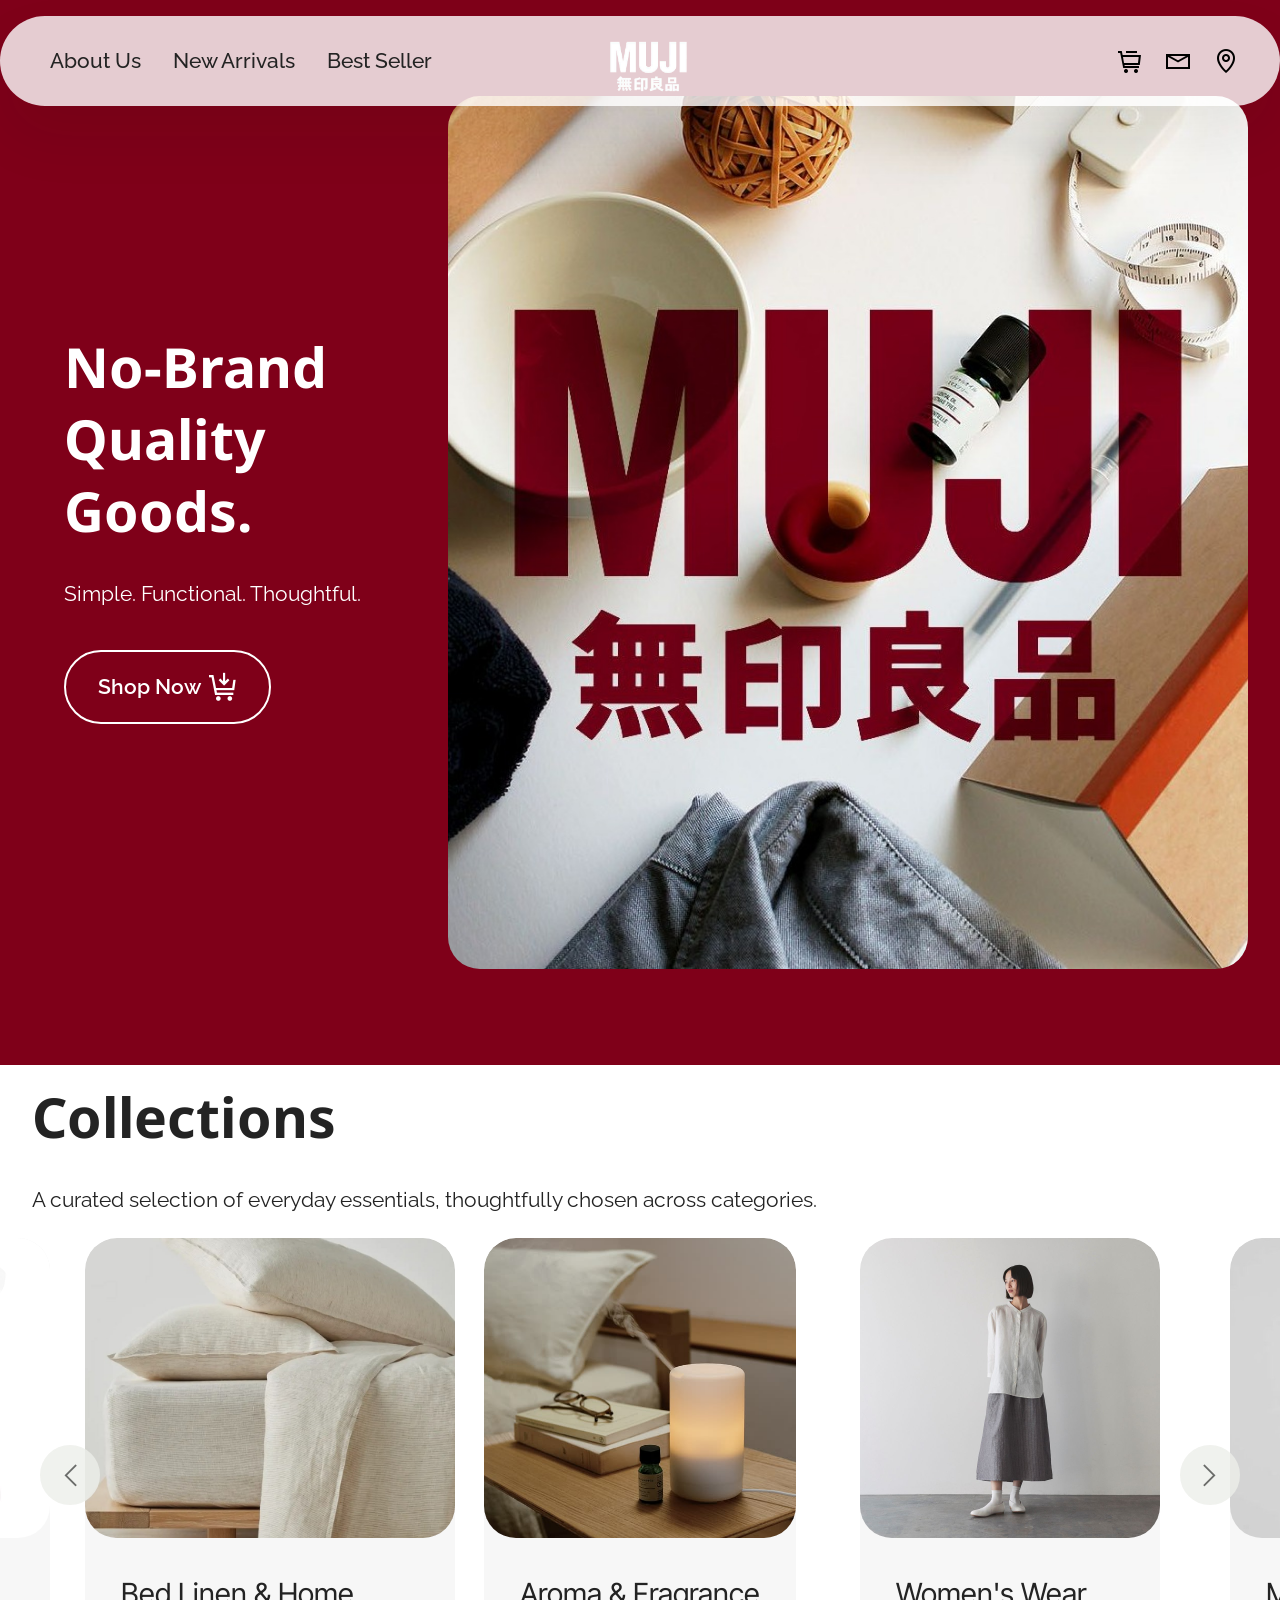
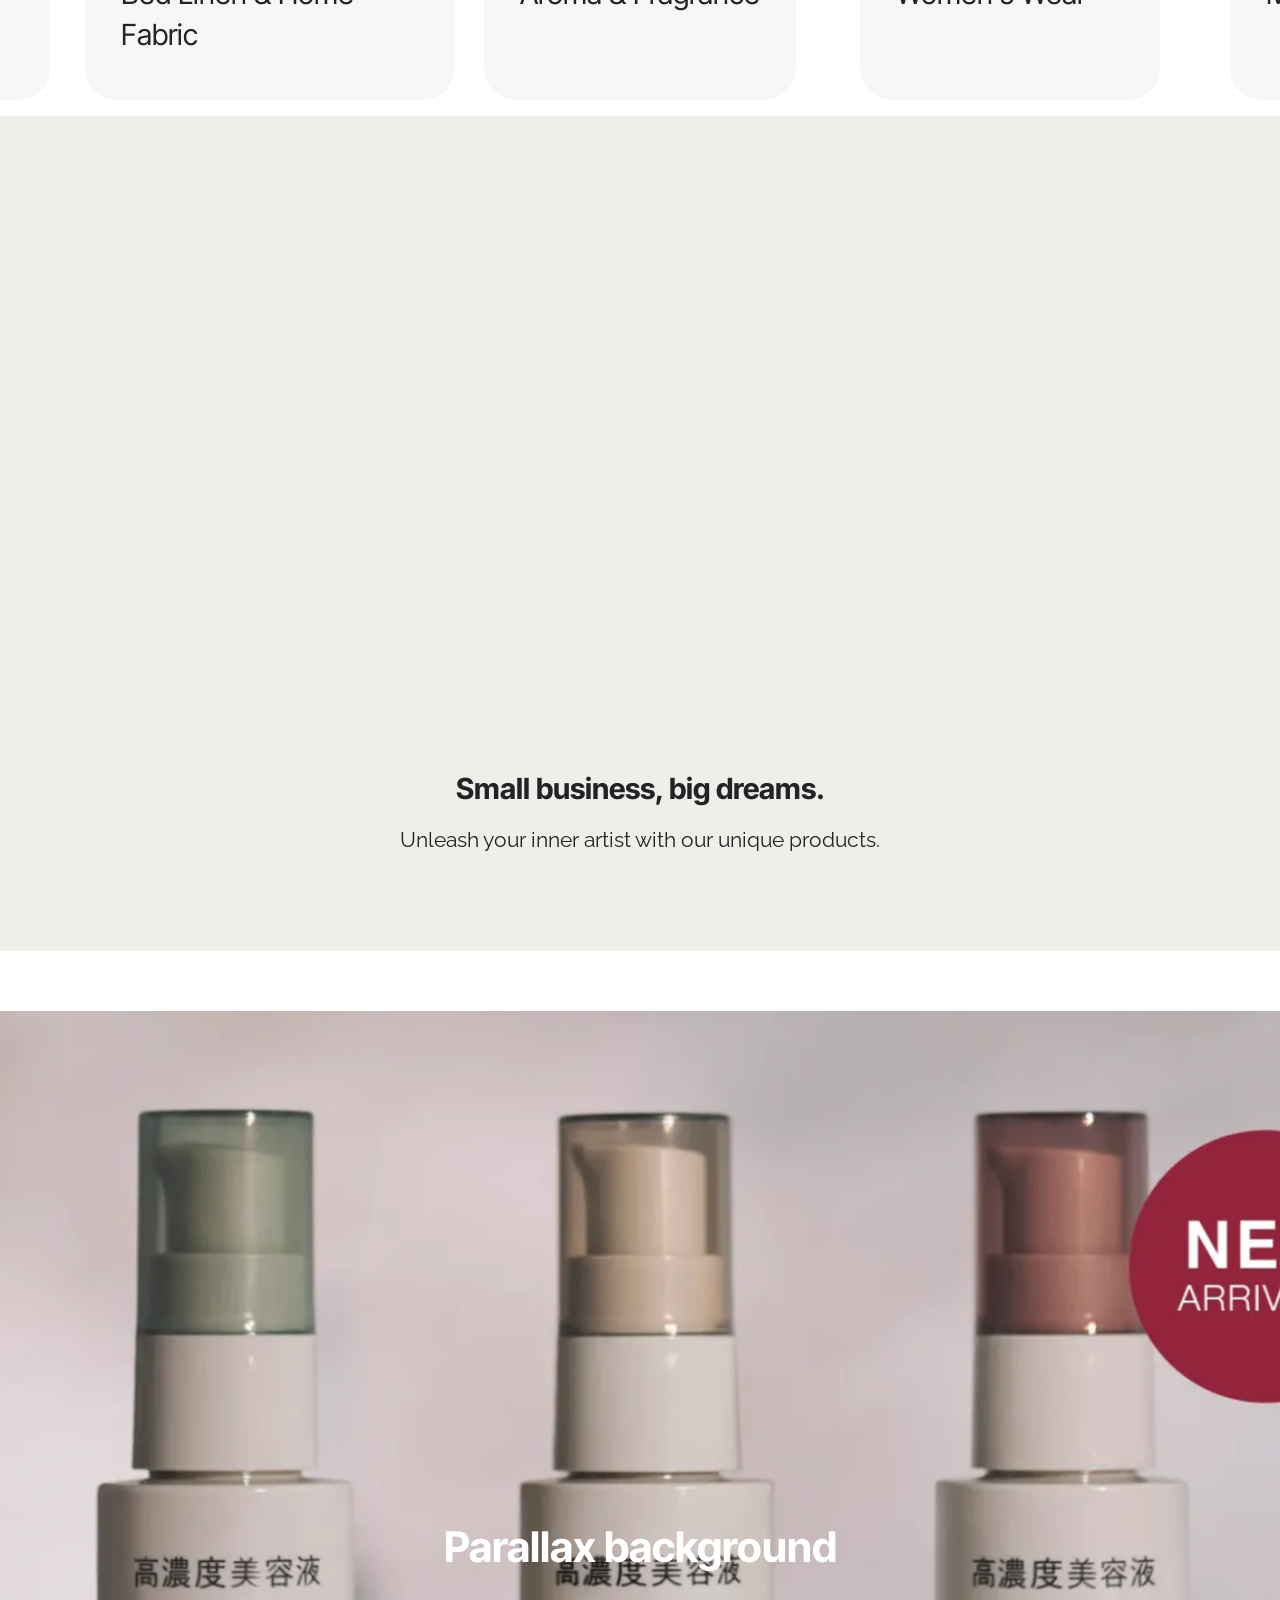
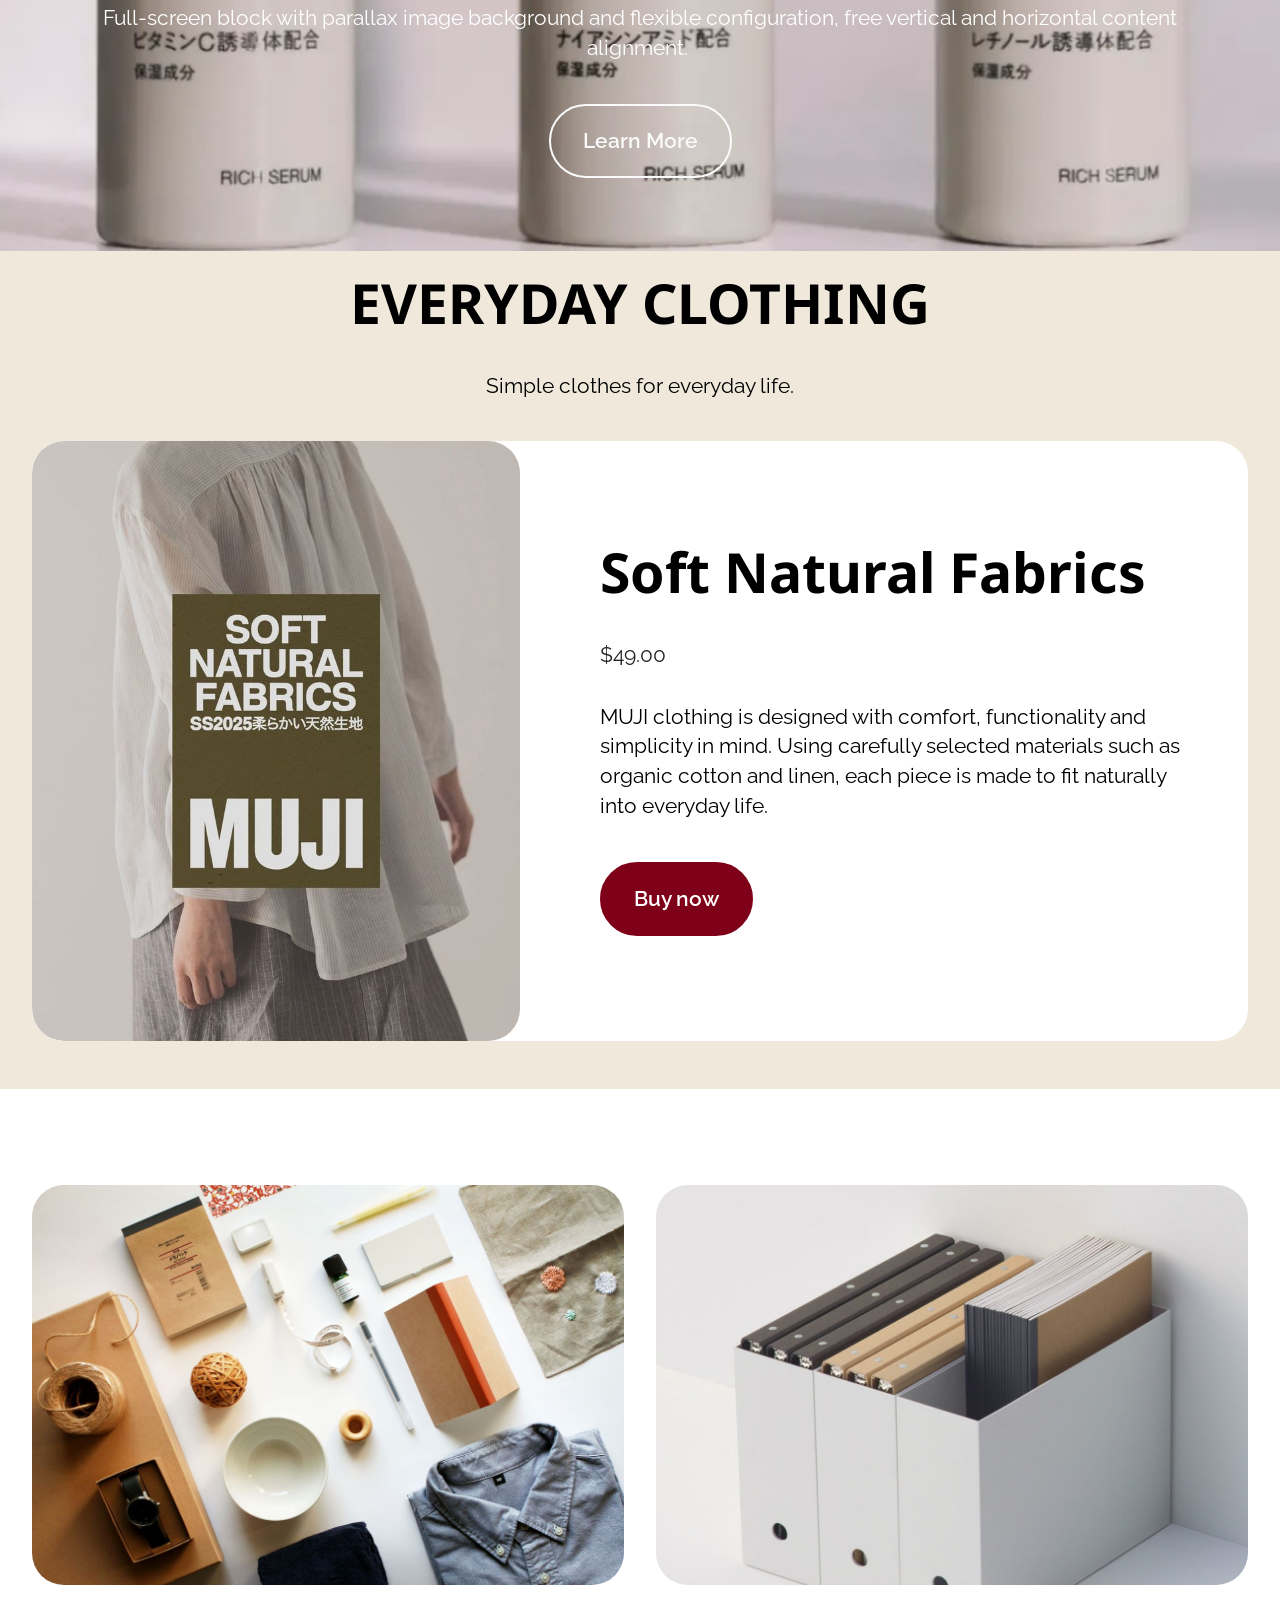
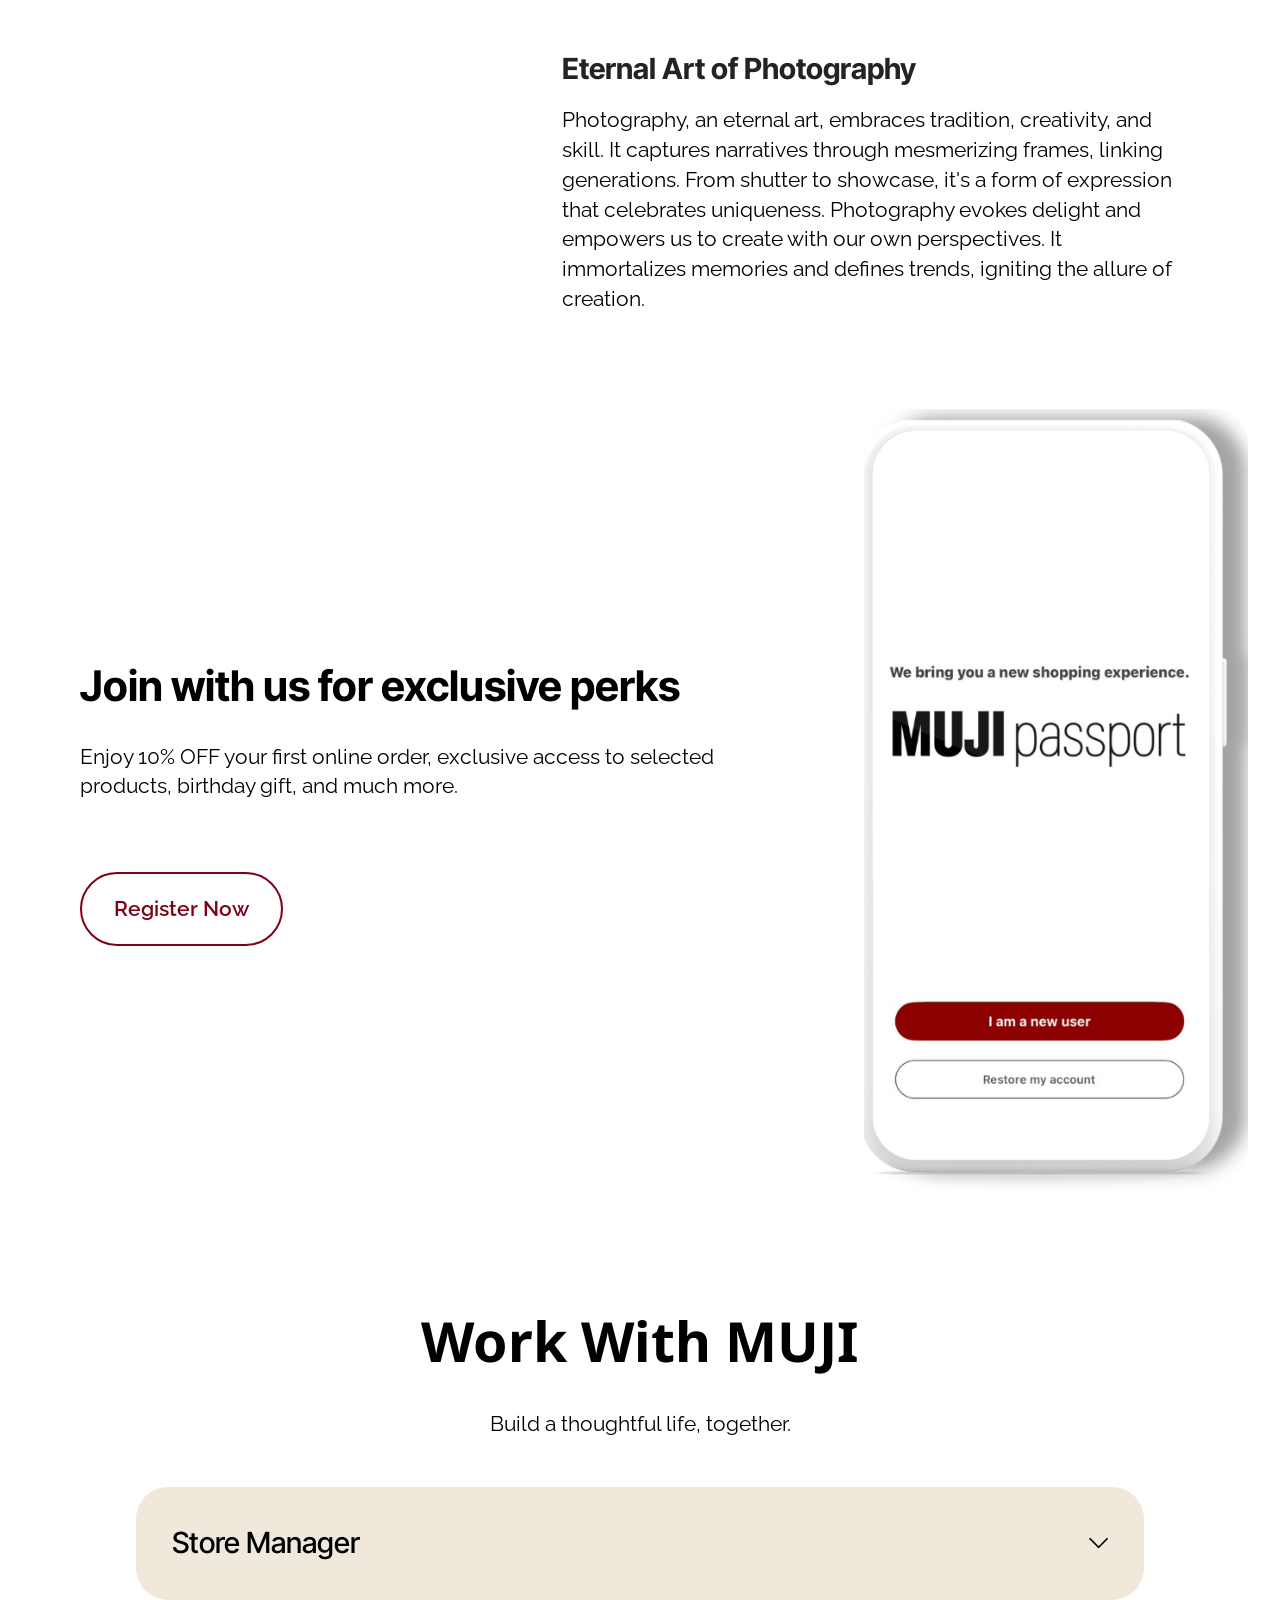
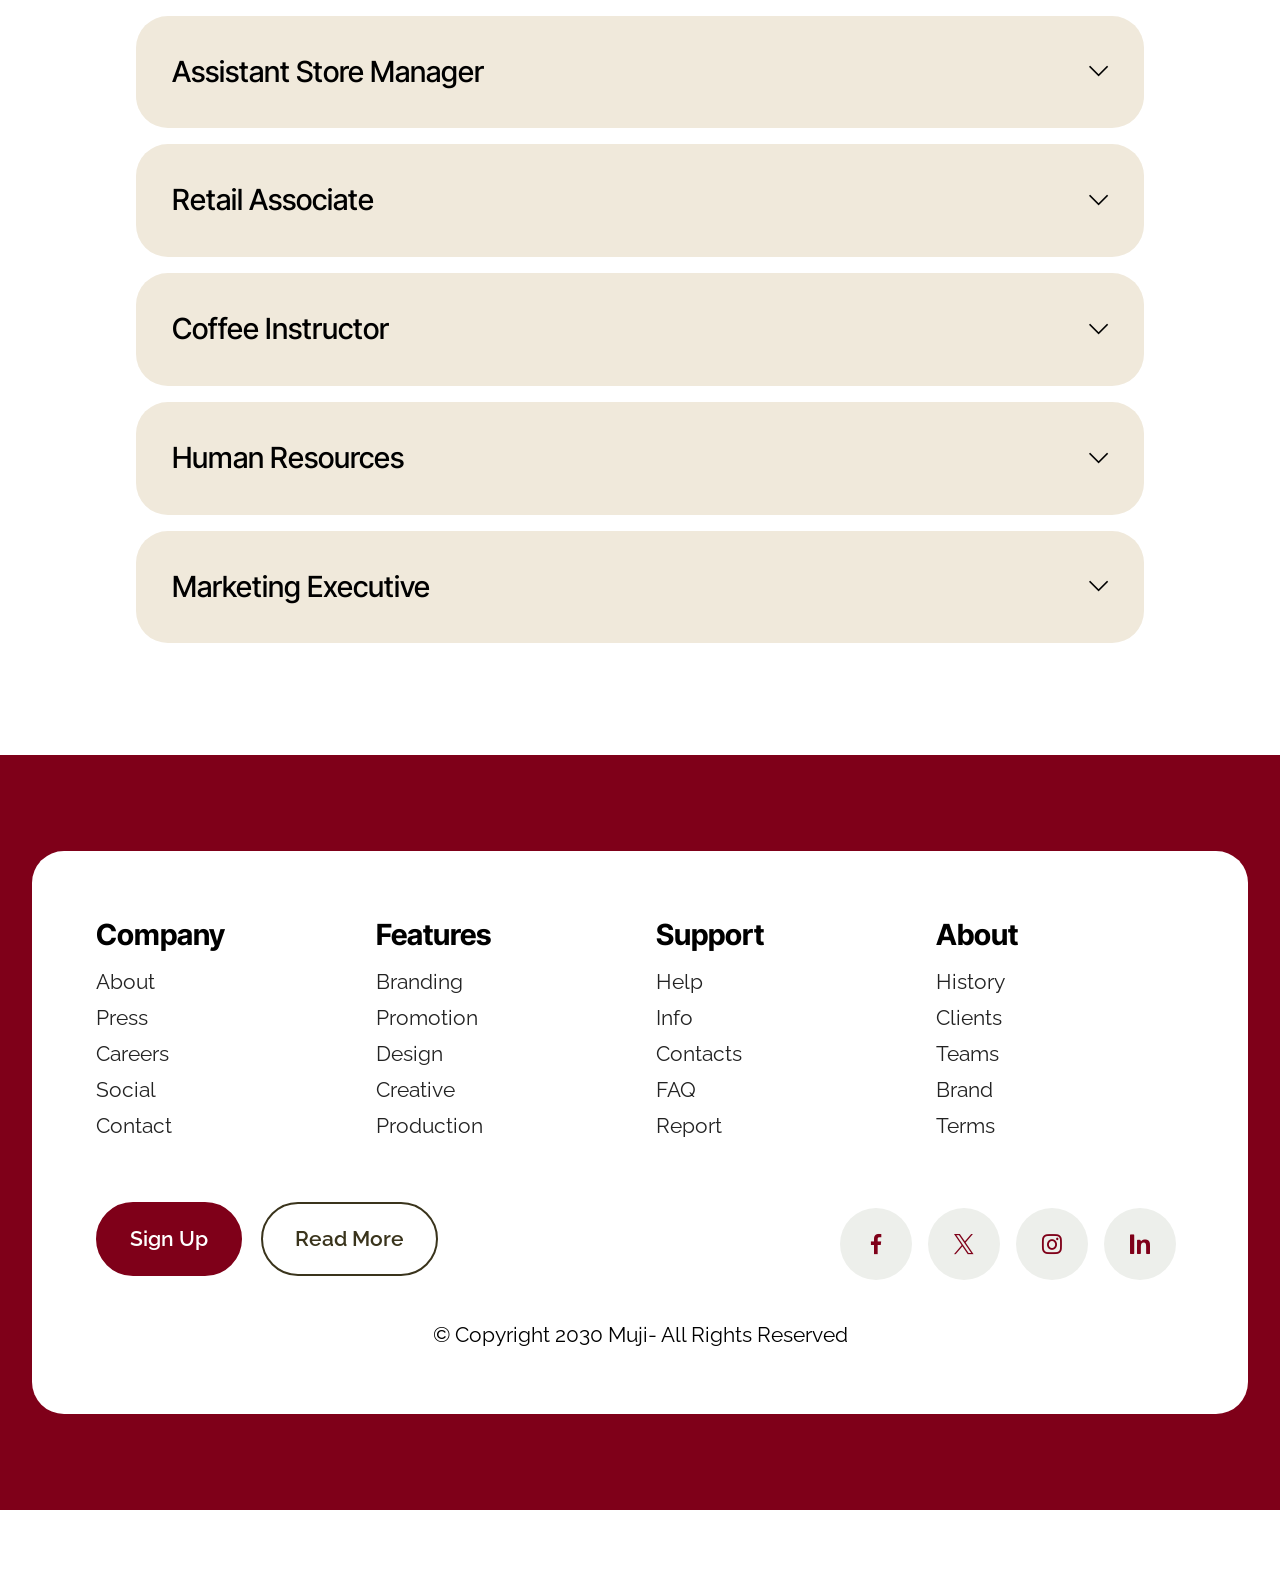
<file: index.html>
<!DOCTYPE html>
<html  >
<head>
  <!-- Site made with Mobirise Website Builder v6.1.12, https://mobirise.com -->
  <meta charset="UTF-8">
  <meta http-equiv="X-UA-Compatible" content="IE=edge">
  <meta name="generator" content="Mobirise v6.1.12, mobirise.com">
  <meta name="viewport" content="width=device-width, initial-scale=1, minimum-scale=1">
  <link rel="shortcut icon" href="assets/images/muji-logo-1.png" type="image/x-icon">
  <meta name="description" content="">
  
  
  <title>Home page</title>
  <link rel="stylesheet" href="assets/web/assets/mobirise-icons2/mobirise2.css">
  <link rel="stylesheet" href="assets/bootstrap/css/bootstrap.min.css">
  <link rel="stylesheet" href="assets/parallax/jarallax.css">
  <link rel="stylesheet" href="assets/animatecss/animate.css">
  <link rel="stylesheet" href="assets/dropdown/css/style.css">
  <link rel="stylesheet" href="assets/socicon/css/styles.css">
  <link rel="stylesheet" href="assets/theme/css/style.css">
  <link rel="preload" href="https://fonts.googleapis.com/css2?family=Inter+Tight:wght@400;700&display=swap&display=swap" as="style" onload="this.onload=null;this.rel='stylesheet'">
  <noscript><link rel="stylesheet" href="https://fonts.googleapis.com/css2?family=Inter+Tight:wght@400;700&display=swap&display=swap"></noscript>
  <link rel="preload" href="https://fonts.googleapis.com/css?family=Noto+Sans:100,200,300,400,500,600,700,800,900,100i,200i,300i,400i,500i,600i,700i,800i,900i&display=swap" as="style" onload="this.onload=null;this.rel='stylesheet'">
  <noscript><link rel="stylesheet" href="https://fonts.googleapis.com/css?family=Noto+Sans:100,200,300,400,500,600,700,800,900,100i,200i,300i,400i,500i,600i,700i,800i,900i&display=swap"></noscript>
  <link rel="preload" href="https://fonts.googleapis.com/css?family=Raleway:100,200,300,400,500,600,700,800,900,100i,200i,300i,400i,500i,600i,700i,800i,900i&display=swap" as="style" onload="this.onload=null;this.rel='stylesheet'">
  <noscript><link rel="stylesheet" href="https://fonts.googleapis.com/css?family=Raleway:100,200,300,400,500,600,700,800,900,100i,200i,300i,400i,500i,600i,700i,800i,900i&display=swap"></noscript>
  <link rel="preload" as="style" href="assets/mobirise/css/mbr-additional.css?v=kcboty"><link rel="stylesheet" href="assets/mobirise/css/mbr-additional.css?v=kcboty" type="text/css">

  
  
  
</head>
<body>
  
  <section data-bs-version="5.1" class="menu menu3 cid-vx9sqmEBLV" once="menu" id="menu03-0">
	

	<nav class="navbar navbar-dropdown navbar-fixed-top navbar-expand-lg">
		<div class="container">
			<div class="navbar-brand">
				<span class="navbar-logo">
					<a href="https://mobiri.se">
						<img src="assets/images/muji-logo-1.png" alt="Mobirise Website Builder" style="height: 4rem;">
					</a>
				</span>
				
			</div>
			<button class="navbar-toggler" type="button" data-toggle="collapse" data-bs-toggle="collapse" data-target="#navbarSupportedContent" data-bs-target="#navbarSupportedContent" aria-controls="navbarNavAltMarkup" aria-expanded="false" aria-label="Toggle navigation">
				<div class="hamburger">
					<span></span>
					<span></span>
					<span></span>
					<span></span>
				</div>
			</button>
			<div class="collapse navbar-collapse" id="navbarSupportedContent">
				<ul class="navbar-nav nav-dropdown nav-right" data-app-modern-menu="true"><li class="nav-item">
						<a class="nav-link link text-black text-primary display-4" href="page1.html">About Us<br></a>
					</li>
					<li class="nav-item">
						<a class="nav-link link text-black show display-4" href="https://mobiri.se" aria-expanded="false">New Arrivals</a>
					</li><li class="nav-item"><a class="nav-link link text-black show display-4" href="https://mobiri.se">Best Seller</a></li></ul>
				<div class="icons-menu">
					<a class="iconfont-wrapper" href="https://mobiri.se">
						<span class="p-2 mbr-iconfont mobi-mbri-cart-full mobi-mbri"></span>
					</a>
					<a class="iconfont-wrapper" href="https://mobiri.se">
						<span class="p-2 mbr-iconfont mobi-mbri-letter mobi-mbri"></span>
					</a>
					<a class="iconfont-wrapper" href="https://mobiri.se">
						<span class="p-2 mbr-iconfont mobi-mbri-map-pin mobi-mbri"></span>
					</a>
					
				</div>
				
			</div>
		</div>
	</nav>
</section>

<section data-bs-version="5.1" class="header1 cid-vx9srPdAY4" id="header01-1">
	

	
	

	<div class="container-fluid">
		<div class="row justify-content-center">
			<div class="col-12 col-md-12 col-lg-8 image-wrapper">
				<img class="w-100" src="assets/images/muji24.jpeg" alt="Mobirise Website Builder">
			</div>
			<div class="col-12 col-lg col-md-12">
				<div class="text-wrapper align-left">
					<h1 class="mbr-section-title mbr-fonts-style mb-4 display-2"><strong>No-Brand&nbsp;<br>Quality Goods.</strong></h1>
					<p class="mbr-text mbr-fonts-style mb-4 display-7">Simple. Functional. Thoughtful.</p>
					<div class="mbr-section-btn mt-3"><a class="btn btn-secondary-outline display-7" href="https://mobiri.se"><span class="mobi-mbri mobi-mbri-cart-add mbr-iconfont mbr-iconfont-btn"></span>Shop Now</a></div>
				</div>
			</div>
		</div>
	</div>
</section>

<section data-bs-version="5.1" class="article11 cid-vx9CNAncee" id="article11-l">
    

    
    
    <div class="container">
        <div class="row justify-content-center">
            <div class="title col-md-12 col-lg-12">
                <h3 class="mbr-section-title mbr-fonts-style align-center mt-0 mb-0 display-2"><strong>Collections</strong></h3>
                <h4 class="mbr-section-subtitle align-center mbr-fonts-style mt-4 display-7">A curated selection of everyday essentials, thoughtfully chosen across categories.</h4>
                
            </div>
        </div>
    </div>
</section>

<section data-bs-version="5.1" class="features017 mbr-embla cid-vx9v1iHXOP" id="features017-5">
	
	
	<div class="position-relative">
		<div class="container-fluid">
			<div class="row justify-content-center">
				<div class="col-12 content-head">
					
				</div>
			</div>
		</div>

		<div class="embla" data-skip-snaps="true" data-align="center" data-contain-scroll="trimSnaps" data-loop="true" data-auto-play-interval="4" data-draggable="true">
			<div class="embla__viewport container-fluid">
				<div class="embla__container">
					<div class="embla__slide slider-image item active" style="margin-left: 0rem; margin-right: 0rem;">
						<div class="slide-content">
							<div class="item-img">
								<div class="item-wrapper">
									<img src="assets/images/muji-argoma.jpg" alt="Mobirise Website Builder" title="" data-slide-to="0" data-bs-slide-to="0">
								</div>
							</div>
							<div class="item-content">
								<h5 class="item-title mbr-fonts-style display-5">Aroma &amp; Fragrance</h5>
								
								
							</div>

							
						</div>
					</div>
					<div class="embla__slide slider-image item" style="margin-left: 0rem; margin-right: 0rem;">
						<div class="slide-content">
							<div class="item-img">
								<div class="item-wrapper">
									<img src="assets/images/muji-women.jpg" alt="Mobirise Website Builder" title="" data-slide-to="1" data-bs-slide-to="1">
								</div>
							</div>
							<div class="item-content">
								<h5 class="item-title mbr-fonts-style display-5">Women's Wear</h5>
								
								
							</div>
							
						</div>
					</div>
					<div class="embla__slide slider-image item" style="margin-left: 0rem; margin-right: 0rem;">
						<div class="slide-content">
							<div class="item-img">
								<div class="item-wrapper">
									<img src="assets/images/muji-men-2.jpeg" alt="Mobirise Website Builder" title="" data-slide-to="2" data-bs-slide-to="2">
								</div>
							</div>
							<div class="item-content">
								<h5 class="item-title mbr-fonts-style display-5">Men's Wear</h5>
								
								
							</div>
							
						</div>
					</div>
					<div class="embla__slide slider-image item" style="margin-left: 0rem; margin-right: 0rem;">
						<div class="slide-content">
							<div class="item-img">
								<div class="item-wrapper">
									<img src="assets/images/muji-furniture.jpg" alt="Mobirise Website Builder" title="" data-slide-to="3" data-bs-slide-to="3">
								</div>
							</div>
							<div class="item-content">
								<h5 class="item-title mbr-fonts-style display-5">Furnitures</h5>
								
								
							</div>
							
						</div>
					</div>
					<div class="embla__slide slider-image item" style="margin-left: 0rem; margin-right: 0rem;">
						<div class="slide-content">
							<div class="item-img">
								<div class="item-wrapper">
									<img src="assets/images/muji-stationary.jpg" alt="Mobirise Website Builder" title="" data-slide-to="4" data-bs-slide-to="4">
								</div>
							</div>
							<div class="item-content">
								<h5 class="item-title mbr-fonts-style display-5">Stationary</h5>
								
								
							</div>
							
						</div>
					</div>
					<div class="embla__slide slider-image item" style="margin-left: 0rem; margin-right: 0rem;">
						<div class="slide-content">
							<div class="item-img">
								<div class="item-wrapper">
									<img src="assets/images/muji-travel.jpg" alt="Mobirise Website Builder" title="" data-slide-to="5" data-bs-slide-to="5">
								</div>
							</div>
							<div class="item-content">
								<h5 class="item-title mbr-fonts-style display-5">Travel</h5>
								
								
							</div>
							
						</div>
					</div><div class="embla__slide slider-image item" style="margin-left: 0rem; margin-right: 0rem;">
						<div class="slide-content">
							<div class="item-img">
								<div class="item-wrapper">
									<img src="assets/images/muji-skincare.jpg" alt="Mobirise Website Builder" title="" data-slide-to="6" data-bs-slide-to="6">
								</div>
							</div>
							<div class="item-content">
								<h5 class="item-title mbr-fonts-style display-5">Skincare</h5>
								
								
							</div>
							
						</div>
					</div>
					<div class="embla__slide slider-image item" style="margin-left: 0rem; margin-right: 0rem;">
						<div class="slide-content">
							<div class="item-img">
								<div class="item-wrapper">
									<img src="assets/images/muji-food.jpg" alt="Mobirise Website Builder" title="" data-slide-to="7" data-bs-slide-to="7">
								</div>
							</div>
							<div class="item-content">
								<h5 class="item-title mbr-fonts-style display-5">Foods &amp; Drinks</h5>
								
								
							</div>
							
						</div>
					</div>
					<div class="embla__slide slider-image item" style="margin-left: 0rem; margin-right: 0rem;">
					<div class="slide-content">
						<div class="item-img">
							<div class="item-wrapper">
								<img src="assets/images/mujiiiii.jpeg" alt="Mobirise Website Builder" title="" data-slide-to="8" data-bs-slide-to="8">
							</div>
						</div>
						<div class="item-content">
							<h5 class="item-title mbr-fonts-style display-5">Bed Linen &amp; Home Fabric</h5>
							
							
						</div>
						
					</div>
					</div>
				</div>
			</div>
			<button class="embla__button embla__button--prev">
				<span class="mobi-mbri mobi-mbri-arrow-prev mbr-iconfont" aria-hidden="true"></span>
				<span class="sr-only visually-hidden visually-hidden visually-hidden">Previous</span>
			</button>
			<button class="embla__button embla__button--next">
				<span class="mobi-mbri mobi-mbri-arrow-next mbr-iconfont" aria-hidden="true"></span>
				<span class="sr-only visually-hidden visually-hidden visually-hidden">Next</span>
			</button>
		</div>
	</div>
</section>

<section data-bs-version="5.1" class="video02 cid-vxeuxWlyea" id="video02-t">
  

  
  

  <div class="container">
    <div class="row justify-content-center">
      <div class="mbr-figure col-12 mb-5 col-md-9"><iframe class="mbr-embedded-video" src="https://www.youtube.com/embed/-BSQlJxCDcI?rel=0&amp;amp;mute=1&amp;showinfo=0&amp;autoplay=1&amp;loop=1&amp;playlist=-BSQlJxCDcI" width="1280" height="720" frameborder="0" allowfullscreen></iframe></div>
    </div>
    <div class="row justify-content-center">
      <div class="col-12 content-text">
        <h4 class="mbr-description mbr-fonts-style mb-3 align-center display-5">
          <strong>Small business, big dreams.</strong>
        </h4>
        <p class="mbr-description mbr-fonts-style mb-0 align-center display-7">
        Unleash your inner artist with our unique products.
        </p>
      </div>
    </div>
  </div>
</section>

<section data-bs-version="5.1" class="header16 cid-vxeg87t2Iw mbr-fullscreen mbr-parallax-background" id="header17-r">
  
  
  <div class="container-fluid">
    <div class="row">
      <div class="content-wrap col-12 col-md-12">
        <h1 class="mbr-section-title mbr-fonts-style mbr-white mb-4 display-1">
          <strong><br>Parallax background</strong>
        </h1>
        
        <p class="mbr-fonts-style mbr-text mbr-white mb-4 display-7">Full-screen block with parallax image background and flexible
          configuration, free vertical and horizontal
          content alignment.&nbsp;</p>
        <div class="mbr-section-btn"><a class="btn btn-white-outline display-7" href="https://mobiri.se">Learn More</a></div>
      </div>
    </div>
  </div>
</section>

<section data-bs-version="5.1" class="article11 cid-vx9v5aXkIl" id="article11-7">
    

    
    
    <div class="container">
        <div class="row justify-content-center">
            <div class="title col-md-12 col-lg-10">
                <h3 class="mbr-section-title mbr-fonts-style align-center mt-0 mb-0 display-2"><strong>EVERYDAY CLOTHING</strong></h3>
                <h4 class="mbr-section-subtitle align-center mbr-fonts-style mt-4 display-7">Simple clothes for everyday life.</h4>
                
            </div>
        </div>
    </div>
</section>

<section data-bs-version="5.1" class="features024 cid-vx9voSeGeA" id="features024-a">
  

  
  

  <div class="container">
    <div class="row justify-content-center align-items-center">
      <div class="col-12">
        <div class="card-wrapper">
          <div class="row">
            <div class="col-12 col-md-12 col-lg-5 image-wrapper">
              <img class="w-100" src="assets/images/muji6.jpg" alt="Mobirise Website Builder">
            </div>
            <div class="col-12 col-lg col-md-12">
              <div class="text-wrapper align-left">
                <h5 class="mbr-section-title mbr-fonts-style mb-4 display-2"><strong>Soft Natural Fabrics</strong></h5>
                <p class="price mbr-fonts-style mb-4 display-7">
                  $49.00
                </p>
                <p class="mbr-text mbr-fonts-style mb-4 display-7">MUJI clothing is designed with comfort, functionality and simplicity in mind. Using carefully selected materials such as organic cotton and linen, each piece is made to fit naturally into everyday life.</p>
                <div class="mbr-section-btn mt-3">
                  <a class="btn btn-lg btn-primary display-7" href="https://mobiri.se">Buy now</a>
                </div>
              </div>
            </div>
          </div>
        </div>
      </div>
    </div>
  </div>
</section>

<section data-bs-version="5.1" class="start article01 cid-vx9v2YhGVn" id="article01-6">
	

	
	
	<div class="container">
		<div class="row justify-content-center">
			<div class="card col-md-12 col-lg-12">
				<div class="card-wrapper">
					<div class="row">
						<div class="image-wrapper col-12 col-sm-6 justify-content-center">
							<img src="assets/images/muji90.jpg" alt="Mobirise Website Builder">
						</div>
						<div class="image-wrapper col-12 col-sm-6 justify-content-center">
							<img src="assets/images/muji20.jpg" alt="Mobirise Website Builder">
						</div>
					</div>

					<div class="card-box align-left mb-3 card-content-text">
						<h4 class="card-title mbr-fonts-style mbr-white mb-0 display-5">
							<strong>Eternal Art of Photography</strong>
						</h4>
						<p class="mbr-text mbr-fonts-style mt-3 mb-0 display-7">
						Photography, an eternal art, embraces tradition, creativity, and skill. It captures narratives through mesmerizing frames, linking generations. From shutter to showcase, it's a form of expression that celebrates uniqueness. Photography evokes delight and empowers us to create with our own perspectives. It immortalizes memories and defines trends, igniting the allure of creation.
						</p>
						
					</div>
				</div>
			</div>
		</div>
	</div>
</section>

<section data-bs-version="5.1" class="start article05 cid-vx9Vq3LlLm" id="article05-p">
  

  
  

  <div class="container">
    <div class="row justify-content-center align-items-center">
      <div class="col-12">
        <div class="card-wrapper">
          <div class="row">
            <div class="col-12 col-md-12 col-lg-4 image-wrapper">
              <img class="w-100" src="assets/images/screenshot-2026-10-05-at-3.52.04pm.png" alt="Mobirise Website Builder">
            </div>
            <div class="col-12 col-lg col-md-12">
              <div class="text-wrapper align-left">
                <h2 class="mbr-section-title mbr-fonts-style mb-4 display-1"><strong>Join with us for exclusive perks</strong></h2>
                <p class="mbr-text mbr-fonts-style mb-4 display-7">Enjoy 10% OFF your first online order, exclusive access to selected products, birthday gift, and much more.<br><br>
                </p>
                <div class="mbr-section-btn mt-3"><a class="btn btn-lg btn-primary-outline display-7" href="https://mobiri.se">Register Now</a></div>
              </div>
            </div>
          </div>
        </div>
      </div>
    </div>
  </div>
</section>

<section data-bs-version="5.1" class="list1 cid-vx9Zil2JFT" id="list01-q">	
    
	
	<div class="container">
		<div class="row justify-content-center">
			<div class="col-12 col-md-12 col-lg-10 m-auto">
				<div class="content">
					<div class="row justify-content-center mb-5">
						<div class="col-12 content-head">
							<div class="mbr-section-head">
								<h4 class="mbr-section-title mbr-fonts-style align-center mb-0 display-2"><strong>Work With MUJI</strong></h4>
								<h5 class="mbr-section-subtitle mbr-fonts-style align-center mt-4 mb-0 display-7">Build a thoughtful life, together.</h5>
							</div>
						</div>
					</div>
					<div id="bootstrap-accordion_26" class="panel-group accordionStyles accordion" role="tablist" aria-multiselectable="true">
						<div class="card">
							<div class="card-header" role="tab" id="headingOne">
								<a role="button" class="panel-title collapsed" data-toggle="collapse" data-bs-toggle="collapse" data-core="" href="#collapse1_26" aria-expanded="false" aria-controls="collapse1">
									<h6 class="panel-title-edit mbr-semibold mbr-fonts-style mb-0 display-5">Store Manager</h6>
									<span class="sign mbr-iconfont mobi-mbri-arrow-down"></span>
								</a>
							</div>
							<div id="collapse1_26" class="panel-collapse noScroll collapse" role="tabpanel" aria-labelledby="headingOne" data-parent="#accordion" data-bs-parent="#bootstrap-accordion_26">
								<div class="panel-body">
									<p class="mbr-fonts-style panel-text display-7">Job Summary:<br>Responsible for the overall management of a MUJI store, including daily operations, sales performance, inventory, staff development and customer experience.<br><br>Roles &amp; Responsibilities:<br><br>-Manage daily store operations and sales activities.<br>-Lead, motivate and develop store team members.<br>-Monitor sales, inventory and store performance.<br>-Maintain MUJI's visual and service standards.<br>-Support staff training and development.<br>-Build a welcoming and efficient shopping environment.<br><br>Requirements:<br><br>-Experience in retail or store management.<br>-Strong leadership and communication skills.<br>-Good organizational and problem-solving abilities.<br>-Passion for customer service and MUJI's philosophy.<br>-Able to work flexible hours, including weekends and public holidays.</p>
								</div>
							</div>
						</div>
						<div class="card">
							<div class="card-header" role="tab" id="headingOne">
								<a role="button" class="panel-title collapsed" data-toggle="collapse" data-bs-toggle="collapse" data-core="" href="#collapse2_26" aria-expanded="false" aria-controls="collapse2">
									<h6 class="panel-title-edit mbr-semibold mbr-fonts-style mb-0 display-5">Assistant Store Manager</h6>
									<span class="sign mbr-iconfont mobi-mbri-arrow-down"></span>
								</a>
							</div>
							<div id="collapse2_26" class="panel-collapse noScroll collapse" role="tabpanel" aria-labelledby="headingOne" data-parent="#accordion" data-bs-parent="#bootstrap-accordion_26">
								<div class="panel-body">
									<p class="mbr-fonts-style panel-text display-7">Job Summary:<br>Support the Store Manager in managing daily operations, team performance and customer service while ensuring the store maintains MUJI's standards.<br><br>Roles &amp; Responsibilities:<br><br>-Assist with daily store operations.<br>-Support staff scheduling and team coordination.<br>-Monitor sales and inventory.<br>-Assist with staff training.<br>-Handle customer enquiries and feedback.<br>-Support visual merchandising and store presentation.<br><br>Requirements:<br><br>-Retail experience preferred.<br>-Good communication and teamwork skills.<br>-Able to lead and motivate a team.<br>-Responsible and detail-oriented.<br>-Comfortable working in a fast-paced retail environment.</p>
								</div>
							</div>
						</div>
						<div class="card">
							<div class="card-header" role="tab" id="headingOne">
								<a role="button" class="panel-title collapsed" data-toggle="collapse" data-bs-toggle="collapse" data-core="" href="#collapse3_26" aria-expanded="false" aria-controls="collapse3">
									<h6 class="panel-title-edit mbr-semibold mbr-fonts-style mb-0 display-5">Retail Associate</h6>
									<span class="sign mbr-iconfont mobi-mbri-arrow-down"></span>
								</a>
							</div>
							<div id="collapse3_26" class="panel-collapse noScroll collapse" role="tabpanel" aria-labelledby="headingOne" data-parent="#accordion" data-bs-parent="#bootstrap-accordion_26">
								<div class="panel-body">
									<p class="mbr-fonts-style panel-text display-7">Job Summary:<br>Provide friendly and knowledgeable customer service while helping customers discover products that suit their everyday needs.<br><br>Roles &amp; Responsibilities:<br><br>-Welcome and assist customers.<br>-Provide product information and recommendations.<br>-Operate POS and handle transactions.<br>-Replenish and organize merchandise.<br>-Maintain clean and organized sales areas.<br>-Support stocktaking and daily store operations.<br><br>Requirements:<br><br>-Friendly and approachable personality.<br>-Good communication skills.<br>-Customer-oriented mindset.<br>-Team player with a positive attitude.<br>-Retail experience is an advantage.</p>
								</div>
							</div>
						</div>
						<div class="card">
							<div class="card-header" role="tab" id="headingOne">
								<a role="button" class="panel-title collapsed" data-toggle="collapse" data-bs-toggle="collapse" data-core="" href="#collapse4_26" aria-expanded="false" aria-controls="collapse4">
									<h6 class="panel-title-edit mbr-semibold mbr-fonts-style mb-0 display-5">Coffee Instructor</h6>
									<span class="sign mbr-iconfont mobi-mbri-arrow-down"></span>
								</a>
							</div>
							<div id="collapse4_26" class="panel-collapse noScroll collapse" role="tabpanel" aria-labelledby="headingOne" data-parent="#accordion" data-bs-parent="#bootstrap-accordion_26">
								<div class="panel-body">
									<p class="mbr-fonts-style panel-text display-7">Job Summary:<br>Share knowledge and appreciation of coffee while supporting MUJI's café and coffee-related experiences.<br><br>Roles &amp; Responsibilities:<br><br>-Prepare and serve coffee.<br>-Introduce customers to different coffee products.<br>-Maintain quality and service standards.<br>-Support staff training in coffee preparation.<br>-Maintain a clean and welcoming café environment.<br><br>Requirements:<br><br>-Passion for coffee and customer service.<br>-Good communication skills.<br>-Willingness to learn coffee preparation techniques.<br>-Previous café experience is an advantage.</p>
								</div>
							</div>
						</div>
						<div class="card">
							<div class="card-header" role="tab" id="headingOne">
								<a role="button" class="panel-title collapsed" data-toggle="collapse" data-bs-toggle="collapse" data-core="" href="#collapse5_26" aria-expanded="false" aria-controls="collapse5">
									<h6 class="panel-title-edit mbr-semibold mbr-fonts-style mb-0 display-5">Human Resources</h6>
									<span class="sign mbr-iconfont mobi-mbri-arrow-down"></span>
								</a>
							</div>
							<div id="collapse5_26" class="panel-collapse noScroll collapse" role="tabpanel" aria-labelledby="headingOne" data-parent="#accordion" data-bs-parent="#bootstrap-accordion_26">
								<div class="panel-body">
									<p class="mbr-fonts-style panel-text display-7">Job Summary:<br>Support recruitment, employee development and HR operations while helping build a positive and people-focused workplace.<br><br>Roles &amp; Responsibilities:<br><br>-Support recruitment and onboarding.<br>-Coordinate interviews and hiring activities.<br>-Maintain employee records.<br>-Support training and development programs.<br>-Assist with employee engagement activities.<br>-Support daily HR operations.<br><br>Requirements:<br><br>-Diploma or Degree in HR, Business or related field.<br>-Good communication and interpersonal skills.<br>-Organized and detail-oriented.<br>-Able to handle confidential information professionally.</p>
								</div>
							</div>
						</div>
						<div class="card">
							<div class="card-header" role="tab" id="headingOne">
								<a role="button" class="panel-title collapsed" data-toggle="collapse" data-bs-toggle="collapse" data-core="" href="#collapse6_26" aria-expanded="false" aria-controls="collapse6">
									<h6 class="panel-title-edit mbr-semibold mbr-fonts-style mb-0 display-5">Marketing Executive</h6>
									<span class="sign mbr-iconfont mobi-mbri-arrow-down"></span>
								</a>
							</div>
							<div id="collapse6_26" class="panel-collapse noScroll collapse" role="tabpanel" aria-labelledby="headingOne" data-parent="#accordion" data-bs-parent="#bootstrap-accordion_26">
								<div class="panel-body">
									<p class="mbr-fonts-style panel-text display-7">Job Summary:<br>Support marketing campaigns and communications that introduce MUJI's products, philosophy and lifestyle to customers.<br><br>Roles &amp; Responsibilities:<br><br>-Assist with marketing campaigns.<br>-Create content for social media and digital channels.<br>-Support promotional activities and events.<br>-Coordinate with internal teams and external partners.<br>-Monitor campaign performance.<br>-Assist with market and customer research.<br><br>Requirements:<br><br>-Diploma or Degree in Marketing, Communications or related field.<br>-Good communication and creative skills.<br>-Familiarity with social media platforms.<br>-Organized and able to manage multiple tasks.<br>-Interest in lifestyle and retail brands.</p>
								</div>
							</div>
						</div>
					</div>
				</div>
			</div>
		</div>
	</div>
</section>

<section data-bs-version="5.1" class="footer1 cid-vx9Shy9Ax4" once="footers" id="footer01-o">
	

	
	
	<div class="container">
		<div class="row mbr-white">
			<div class="col-12 col-md-6 col-lg-3">
				<h5 class="mbr-section-subtitle mbr-fonts-style mb-2 display-5">
					<strong>Company</strong>
				</h5>
				<ul class="list mbr-fonts-style display-7">
					<li class="mbr-text item-wrap">About</li>
					<li class="mbr-text item-wrap">Press</li>
					<li class="mbr-text item-wrap">Careers</li>
					<li class="mbr-text item-wrap">Social</li>
					<li class="mbr-text item-wrap">Contact</li>
				</ul>
			</div>
			<div class="col-12 col-md-6 col-lg-3">
				<h5 class="mbr-section-subtitle mbr-fonts-style mb-2 display-5">
					<strong>Features</strong>
				</h5>
				<ul class="list mbr-fonts-style display-7">
					<li class="mbr-text item-wrap">Branding</li>
					<li class="mbr-text item-wrap">Promotion</li>
					<li class="mbr-text item-wrap">Design</li>
					<li class="mbr-text item-wrap">Creative</li>
					<li class="mbr-text item-wrap">Production</li>
				</ul>
			</div>
			<div class="col-12 col-md-6 col-lg-3">
				<h5 class="mbr-section-subtitle mbr-fonts-style mb-2 display-5">
					<strong>Support</strong>
				</h5>
				<ul class="list mbr-fonts-style display-7">
					<li class="mbr-text item-wrap">Help</li>
					<li class="mbr-text item-wrap">Info</li>
					<li class="mbr-text item-wrap">Contacts</li>
					<li class="mbr-text item-wrap">FAQ</li>
					<li class="mbr-text item-wrap">Report</li>
				</ul>
			</div>
			<div class="col-12 col-md-6 col-lg-3">
				<h5 class="mbr-section-subtitle mbr-fonts-style mb-2 display-5">
					<strong>About</strong>
				</h5>
				<ul class="list mbr-fonts-style display-7">
					<li class="mbr-text item-wrap">History</li>
					<li class="mbr-text item-wrap">Clients</li>
					<li class="mbr-text item-wrap">Teams</li>
					<li class="mbr-text item-wrap">Brand</li>
					<li class="mbr-text item-wrap">Terms</li>
				</ul>
			</div>
			<div class="col-12 mt-5 footer-col">
				<div class="mbr-section-btn align-left">
					<a class="btn btn-primary display-7" href="https://mobiri.se">Sign Up</a>
					<a class="btn btn-success-outline display-7" href="https://mobiri.se">Read More</a>
				</div>

				<div class="social-row mt-2 display-7">
					<div class="soc-item">
						<a href="https://mobiri.se/">
							<span class="mbr-iconfont socicon socicon-facebook"></span>
						</a>
					</div>
					<div class="soc-item">
						<a href="https://mobiri.se/">
							<span class="mbr-iconfont socicon socicon-twitter"></span>
						</a>
					</div>
					<div class="soc-item">
						<a href="https://mobiri.se/">
							<span class="mbr-iconfont socicon socicon-instagram"></span>
						</a>
					</div>
					<div class="soc-item">
						<a href="https://mobiri.se/">
							<span class="mbr-iconfont socicon-logmein socicon"></span>
						</a>
					</div>
				</div>
			</div>
			<div class="col-12 mt-4">
				<p class="mbr-text mb-0 mbr-fonts-style copyright align-center display-7">
					© Copyright 2030 Muji- All Rights Reserved
				</p>
			</div>
		</div>
	</div>
</section><section class="display-7" style="padding: 0;align-items: center;justify-content: center;flex-wrap: wrap;    align-content: center;display: flex;position: relative;height: 4rem;"><a href="https://mobiri.se/4391382" style="flex: 1 1;height: 4rem;position: absolute;width: 100%;z-index: 1;"><img alt="" style="height: 4rem;" src="[data-uri]"></a><p style="margin: 0;text-align: center;" class="display-7">&#8204;</p><a style="z-index:1" href="https://mobirise.com/html-builder.html">HTML Maker</a></section><script src="assets/bootstrap/js/bootstrap.bundle.min.js"></script>  <script src="assets/parallax/jarallax.js"></script>  <script src="assets/smoothscroll/smooth-scroll.js"></script>  <script src="assets/ytplayer/index.js"></script>  <script src="assets/dropdown/js/navbar-dropdown.js"></script>  <script src="assets/embla/embla.min.js"></script>  <script src="assets/embla/script.js"></script>  <script src="assets/playervimeo/vimeo_player.js"></script>  <script src="assets/mbr-switch-arrow/mbr-switch-arrow.js"></script>  <script src="assets/theme/js/script.js"></script>  
  
  
 <div id="scrollToTop" class="scrollToTop mbr-arrow-up"><a style="text-align: center;"><i class="mbr-arrow-up-icon mbr-arrow-up-icon-cm cm-icon cm-icon-smallarrow-up"></i></a></div>
    <input name="animation" type="hidden">
  </body>
</html>
</file>
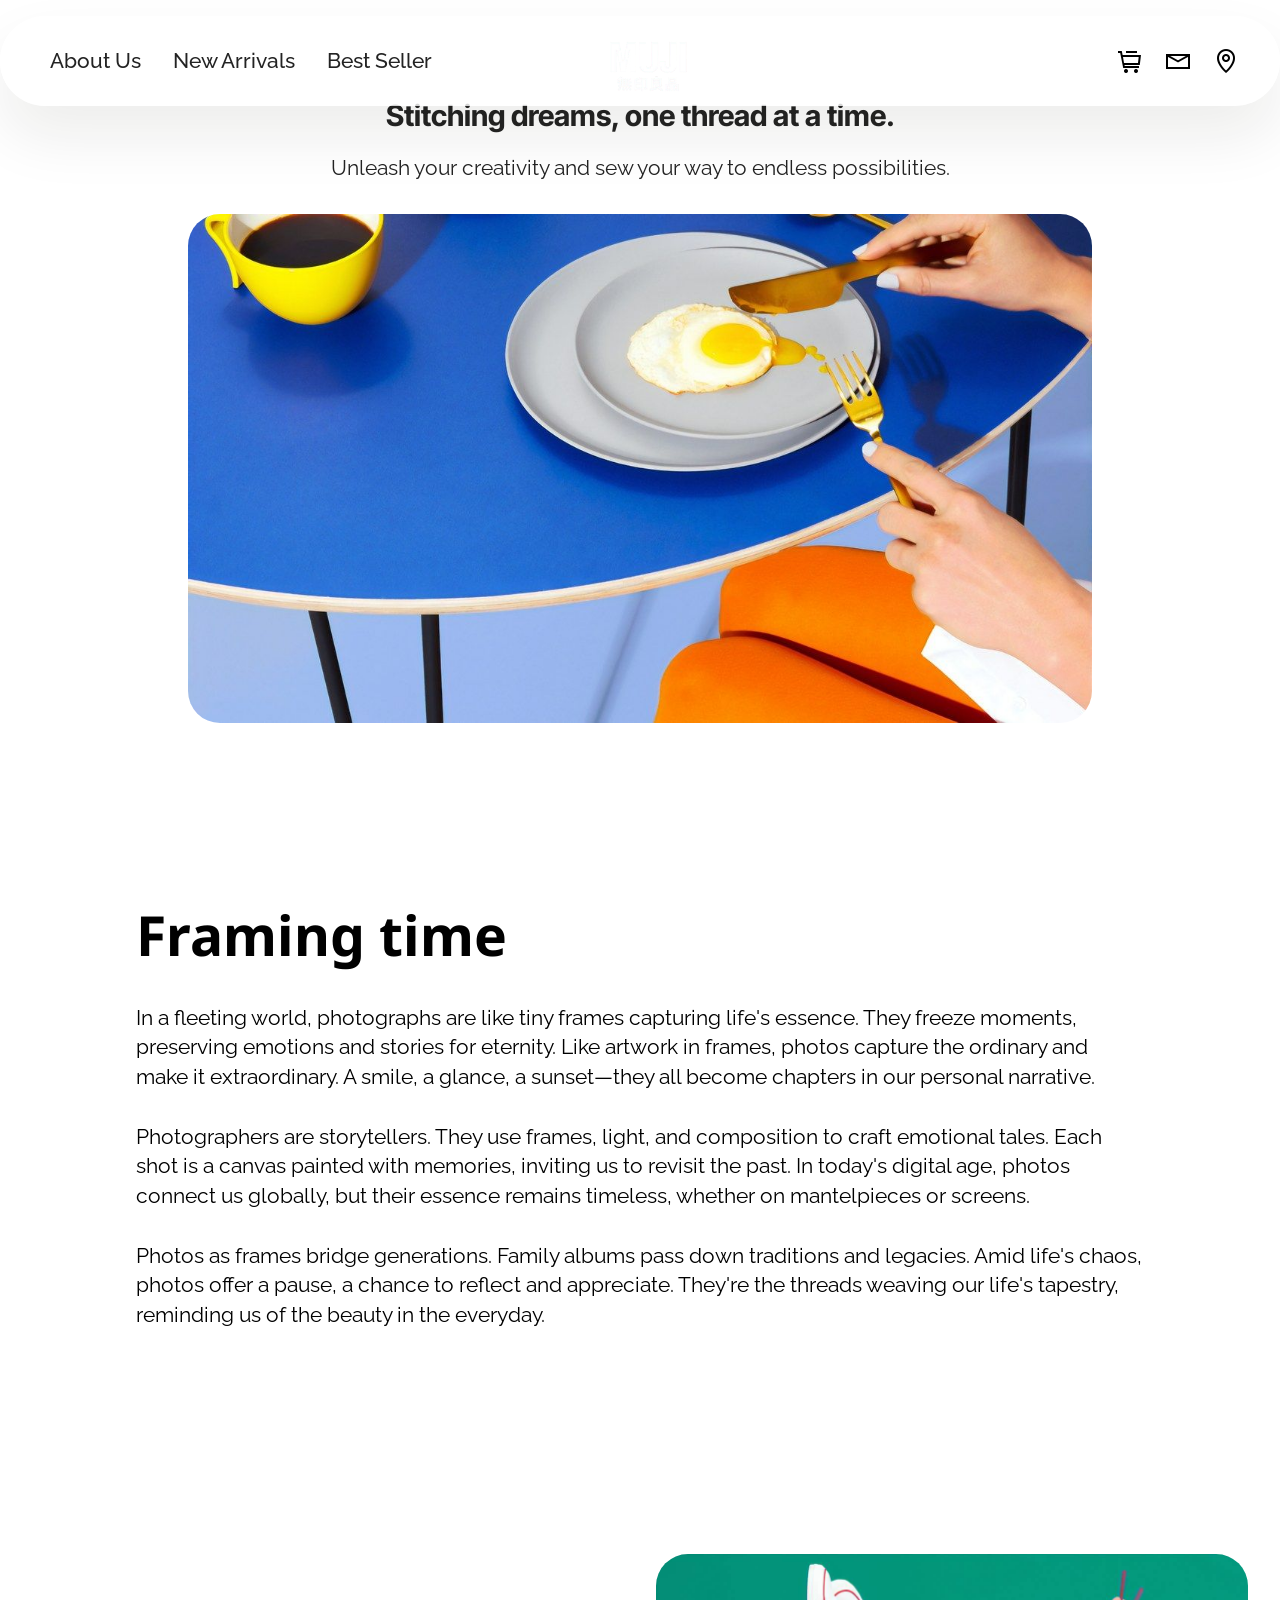
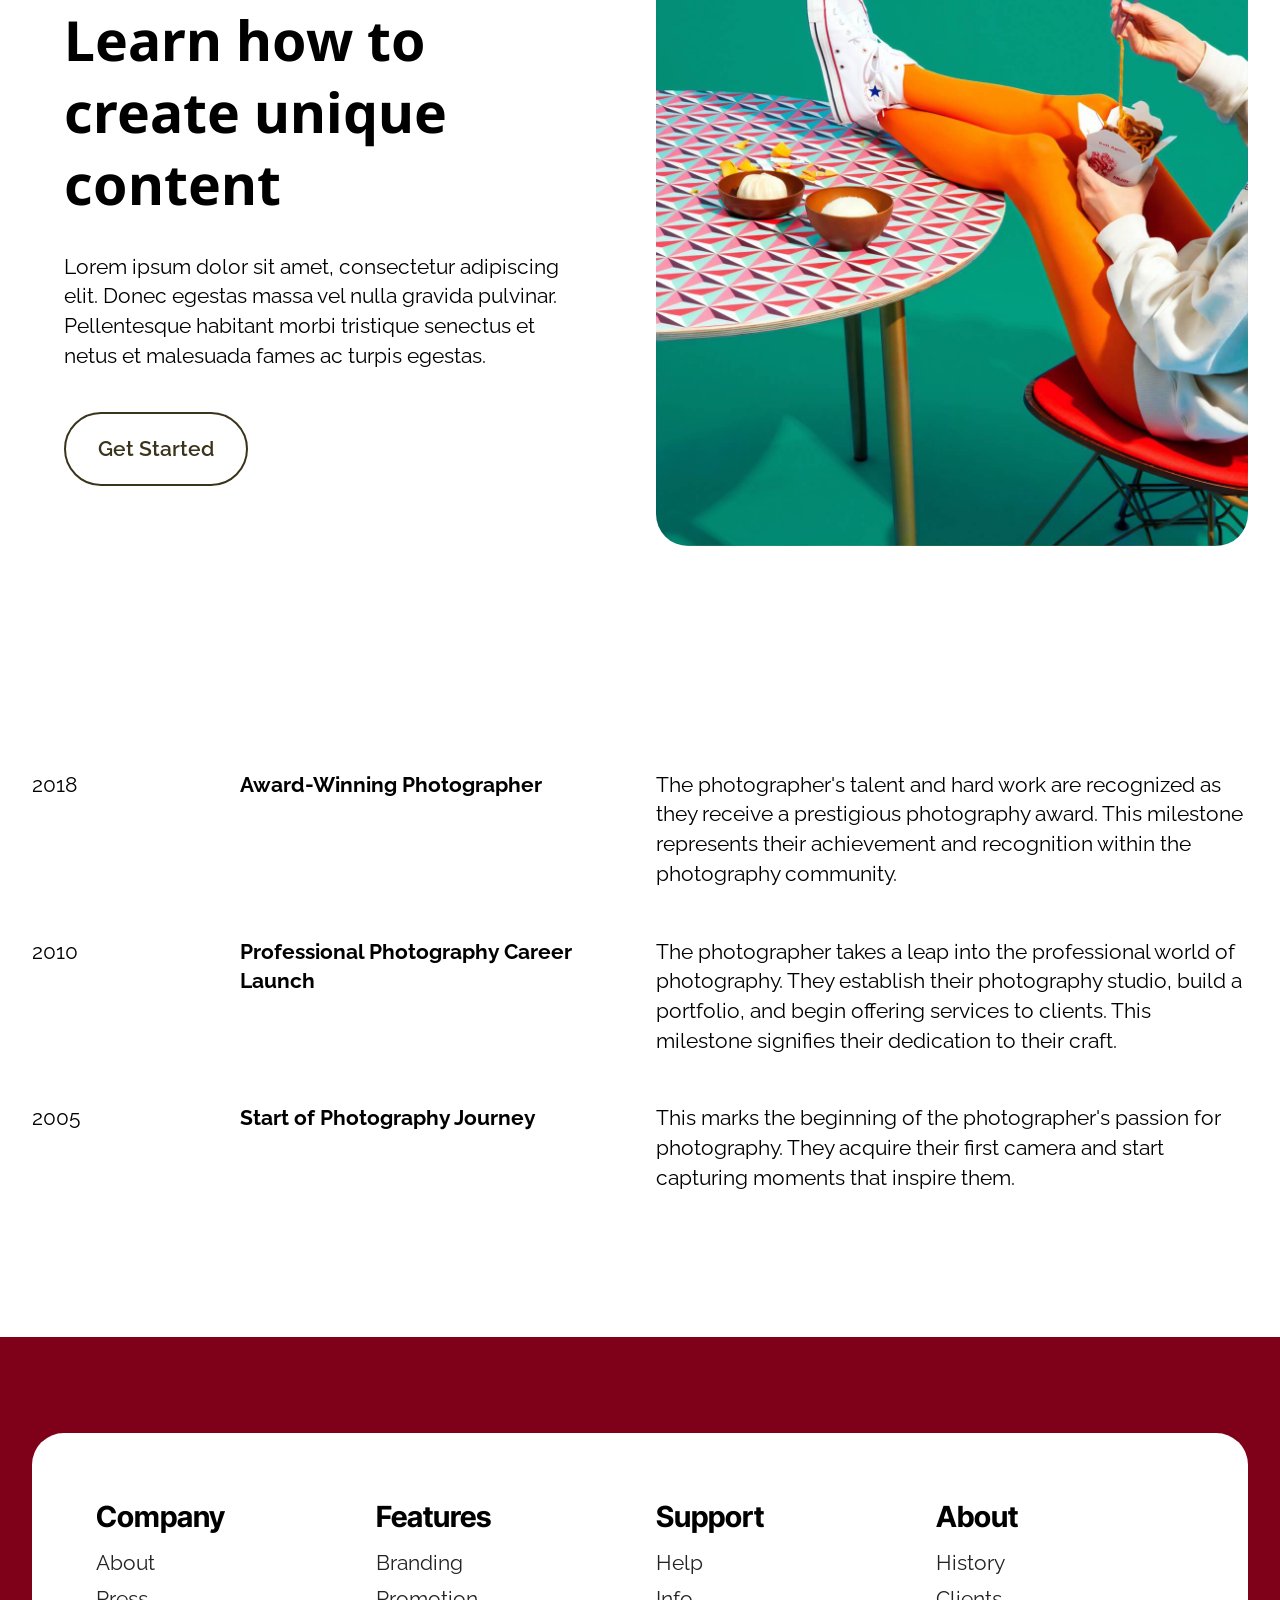
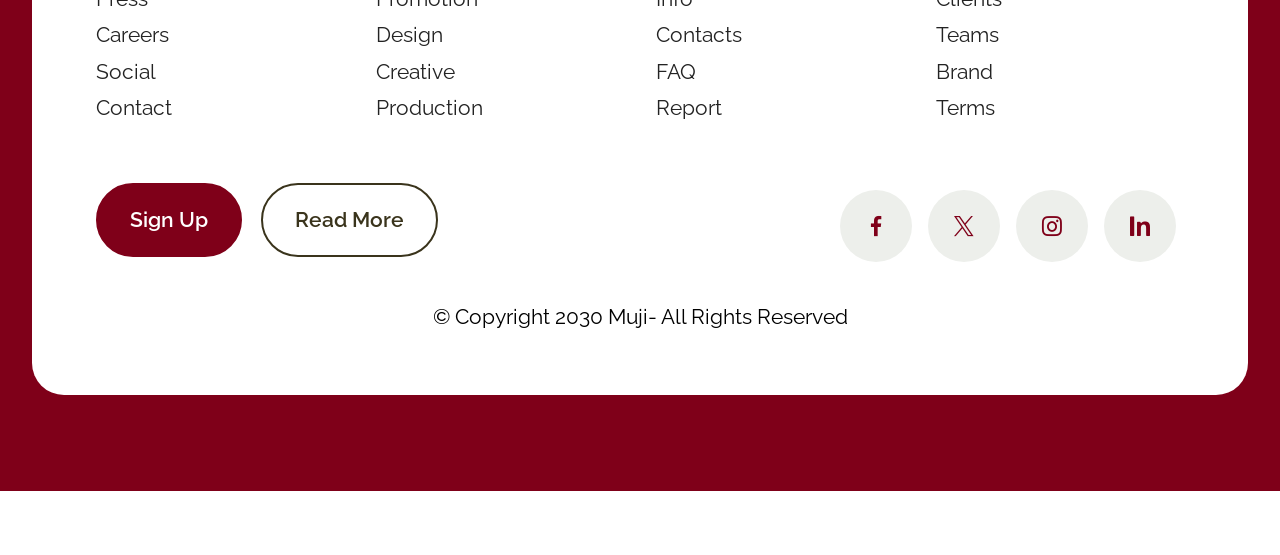
<file: page1.html>
<!DOCTYPE html>
<html  >
<head>
  <!-- Site made with Mobirise Website Builder v6.1.12, https://mobirise.com -->
  <meta charset="UTF-8">
  <meta http-equiv="X-UA-Compatible" content="IE=edge">
  <meta name="generator" content="Mobirise v6.1.12, mobirise.com">
  <meta name="viewport" content="width=device-width, initial-scale=1, minimum-scale=1">
  <link rel="shortcut icon" href="assets/images/muji-logo-1.png" type="image/x-icon">
  <meta name="description" content="">
  
  
  <title>Page 1</title>
  <link rel="stylesheet" href="assets/web/assets/mobirise-icons2/mobirise2.css">
  <link rel="stylesheet" href="assets/bootstrap/css/bootstrap.min.css">
  <link rel="stylesheet" href="assets/animatecss/animate.css">
  <link rel="stylesheet" href="assets/dropdown/css/style.css">
  <link rel="stylesheet" href="assets/socicon/css/styles.css">
  <link rel="stylesheet" href="assets/theme/css/style.css">
  <link rel="preload" href="https://fonts.googleapis.com/css2?family=Inter+Tight:wght@400;700&display=swap&display=swap" as="style" onload="this.onload=null;this.rel='stylesheet'">
  <noscript><link rel="stylesheet" href="https://fonts.googleapis.com/css2?family=Inter+Tight:wght@400;700&display=swap&display=swap"></noscript>
  <link rel="preload" href="https://fonts.googleapis.com/css?family=Noto+Sans:100,200,300,400,500,600,700,800,900,100i,200i,300i,400i,500i,600i,700i,800i,900i&display=swap" as="style" onload="this.onload=null;this.rel='stylesheet'">
  <noscript><link rel="stylesheet" href="https://fonts.googleapis.com/css?family=Noto+Sans:100,200,300,400,500,600,700,800,900,100i,200i,300i,400i,500i,600i,700i,800i,900i&display=swap"></noscript>
  <link rel="preload" href="https://fonts.googleapis.com/css?family=Raleway:100,200,300,400,500,600,700,800,900,100i,200i,300i,400i,500i,600i,700i,800i,900i&display=swap" as="style" onload="this.onload=null;this.rel='stylesheet'">
  <noscript><link rel="stylesheet" href="https://fonts.googleapis.com/css?family=Raleway:100,200,300,400,500,600,700,800,900,100i,200i,300i,400i,500i,600i,700i,800i,900i&display=swap"></noscript>
  <link rel="preload" as="style" href="assets/mobirise/css/mbr-additional.css?v=103zp7"><link rel="stylesheet" href="assets/mobirise/css/mbr-additional.css?v=103zp7" type="text/css">

  
  
  
</head>
<body>
  
  <section data-bs-version="5.1" class="menu menu3 cid-vx9sqmEBLV" once="menu" id="menu03-b">
	

	<nav class="navbar navbar-dropdown navbar-fixed-top navbar-expand-lg">
		<div class="container">
			<div class="navbar-brand">
				<span class="navbar-logo">
					<a href="https://mobiri.se">
						<img src="assets/images/muji-logo-1.png" alt="Mobirise Website Builder" style="height: 4rem;">
					</a>
				</span>
				
			</div>
			<button class="navbar-toggler" type="button" data-toggle="collapse" data-bs-toggle="collapse" data-target="#navbarSupportedContent" data-bs-target="#navbarSupportedContent" aria-controls="navbarNavAltMarkup" aria-expanded="false" aria-label="Toggle navigation">
				<div class="hamburger">
					<span></span>
					<span></span>
					<span></span>
					<span></span>
				</div>
			</button>
			<div class="collapse navbar-collapse" id="navbarSupportedContent">
				<ul class="navbar-nav nav-dropdown nav-right" data-app-modern-menu="true"><li class="nav-item">
						<a class="nav-link link text-black text-primary display-4" href="page1.html">About Us<br></a>
					</li>
					<li class="nav-item">
						<a class="nav-link link text-black show display-4" href="https://mobiri.se" aria-expanded="false">New Arrivals</a>
					</li><li class="nav-item"><a class="nav-link link text-black show display-4" href="https://mobiri.se">Best Seller</a></li></ul>
				<div class="icons-menu">
					<a class="iconfont-wrapper" href="https://mobiri.se">
						<span class="p-2 mbr-iconfont mobi-mbri-cart-full mobi-mbri"></span>
					</a>
					<a class="iconfont-wrapper" href="https://mobiri.se">
						<span class="p-2 mbr-iconfont mobi-mbri-letter mobi-mbri"></span>
					</a>
					<a class="iconfont-wrapper" href="https://mobiri.se">
						<span class="p-2 mbr-iconfont mobi-mbri-map-pin mobi-mbri"></span>
					</a>
					
				</div>
				
			</div>
		</div>
	</nav>
</section>

<section data-bs-version="5.1" class="image3 cid-vx9z2EubL7" id="image03-f">
  

  
  

  <div class="container">
    <div class="row justify-content-center">
      <div class="col-12 col-lg-9">
        <h4 class="mbr-description mbr-fonts-style mb-3 align-center display-5">
          <strong>Stitching dreams, one thread at a time.</strong>
        </h4>
        <p class="mbr-description mbr-fonts-style mb-4 align-center display-7">
          Unleash your creativity and sew your way to endless possibilities.
        </p>
        <div class="image-wrapper">
          <img class="w-100" src="assets/images/13.jpg" alt="Mobirise Website Builder">
        </div>
      </div>
    </div>
  </div>
</section>

<section data-bs-version="5.1" class="article12 cid-vx9z4WhrM5" id="article12-g">    
    
    <div class="container">
        <div class="row justify-content-center">
            <div class="col-md-12 col-lg-10">
                <h3 class="mbr-section-title mbr-fonts-style mb-4 mt-0 display-2">
                <strong>Framing time</strong>
                </h3>
                
                <p class="mbr-text mbr-fonts-style display-7">
                In a fleeting world, photographs are like tiny frames capturing life's essence. They freeze moments, preserving emotions and stories for eternity. Like artwork in frames, photos capture the ordinary and make it extraordinary. A smile, a glance, a sunset—they all become chapters in our personal narrative.
                <br>
                <br>Photographers are storytellers. They use frames, light, and composition to craft emotional tales. Each shot is a canvas painted with memories, inviting us to revisit the past. In today's digital age, photos connect us globally, but their essence remains timeless, whether on mantelpieces or screens.
                <br>
                <br>Photos as frames bridge generations. Family albums pass down traditions and legacies. Amid life's chaos, photos offer a pause, a chance to reflect and appreciate. They're the threads weaving our life's tapestry, reminding us of the beauty in the everyday.
                </p>
            </div>
        </div>
    </div>
</section>

<section data-bs-version="5.1" class="start article4 cid-vx9z6kIArw" id="article04-h">
	

	
	

	<div class="container">
		<div class="row justify-content-center">
			<div class="col-12 col-md-12 col-lg-6 image-wrapper">
				<img class="w-100" src="assets/images/gallery04.jpg" alt="Mobirise Website Builder">
			</div>
			<div class="col-12 col-md-12 col-lg">
				<div class="text-wrapper align-left">
					<h1 class="mbr-section-title mbr-fonts-style mb-4 display-2">
						<strong>Learn how to create unique content</strong>
					</h1>
					<p class="mbr-text mbr-fonts-style mb-4 display-7">
						Lorem ipsum dolor sit amet, consectetur adipiscing elit. Donec egestas massa vel nulla gravida
						pulvinar. Pellentesque habitant morbi tristique senectus et netus et malesuada fames ac turpis
						egestas.
					</p>
					<div class="mbr-section-btn mt-3">
						<a class="btn btn-lg btn-success-outline display-7" href="https://mobiri.se">Get Started</a>
					</div>
				</div>
			</div>
		</div>
	</div>
</section>

<section data-bs-version="5.1" class="timeline03 cid-vx9zgHKXqU" id="timeline03-j">
    
    <div class="container">
        <div class="row justify-content-center">
            
        </div>
        <div class="row justify-content-center item features-without-image mb-5">
            <div class="col-12 col-lg-2">
                <h5 class="mbr-card-title mbr-fonts-style mt-0 mb-3 display-7">
                    2018
                </h5>

            </div>
            <div class="col-12 col-lg">

                <h6 class="mbr-card-subtitle mbr-fonts-style mt-0 mb-3 display-7">
                <strong>Award-Winning Photographer</strong>
                </h6>
            </div>
            <div class="col-md-12 col-lg-6 item-wrapper">
                <p class="mbr-text mbr-fonts-style mt-0 mb-0 display-7">
                    The photographer's talent and hard work are recognized as they receive a prestigious photography
                    award. This milestone represents their achievement and recognition within the photography community.
                </p>
            </div>
        </div>
        <div class="row justify-content-center item features-without-image mb-5">
            <div class="col-12 col-lg-2">
                <h5 class="mbr-card-title mbr-fonts-style mt-0 mb-3 display-7">
                    2010
                </h5>

            </div>
            <div class="col-12 col-lg">

                <h6 class="mbr-card-subtitle mbr-fonts-style mt-0 mb-3 display-7">
                    <strong>Professional Photography Career Launch</strong>
                </h6>
            </div>
            <div class="col-md-12 col-lg-6 item-wrapper">
                <p class="mbr-text mbr-fonts-style mt-0 mb-0 display-7">
                The photographer takes a leap into the professional world of photography. They establish their photography studio, build a portfolio, and begin offering services to clients. This milestone signifies their dedication to their craft.
                </p>
            </div>
        </div>
        <div class="row justify-content-center item features-without-image mb-5">
            <div class="col-12 col-lg-2">
                <h5 class="mbr-card-title mbr-fonts-style mt-0 mb-3 display-7">
                    2005
                </h5>
            </div>
            <div class="col-12 col-lg">
                <h6 class="mbr-card-subtitle mbr-fonts-style mt-0 mb-3 display-7">
                    <strong>Start of Photography Journey</strong>
                </h6>
            </div>
            <div class="col-md-12 col-lg-6 item-wrapper">
                <p class="mbr-text mbr-fonts-style mt-0 mb-0 display-7">
                This marks the beginning of the photographer's passion for photography. They acquire their first camera and start capturing moments that inspire them.
                </p>
            </div>
        </div>
    </div>
</section>

<section data-bs-version="5.1" class="footer1 cid-vx9Shy9Ax4" once="footers" id="footer01-o">
	

	
	
	<div class="container">
		<div class="row mbr-white">
			<div class="col-12 col-md-6 col-lg-3">
				<h5 class="mbr-section-subtitle mbr-fonts-style mb-2 display-5">
					<strong>Company</strong>
				</h5>
				<ul class="list mbr-fonts-style display-7">
					<li class="mbr-text item-wrap">About</li>
					<li class="mbr-text item-wrap">Press</li>
					<li class="mbr-text item-wrap">Careers</li>
					<li class="mbr-text item-wrap">Social</li>
					<li class="mbr-text item-wrap">Contact</li>
				</ul>
			</div>
			<div class="col-12 col-md-6 col-lg-3">
				<h5 class="mbr-section-subtitle mbr-fonts-style mb-2 display-5">
					<strong>Features</strong>
				</h5>
				<ul class="list mbr-fonts-style display-7">
					<li class="mbr-text item-wrap">Branding</li>
					<li class="mbr-text item-wrap">Promotion</li>
					<li class="mbr-text item-wrap">Design</li>
					<li class="mbr-text item-wrap">Creative</li>
					<li class="mbr-text item-wrap">Production</li>
				</ul>
			</div>
			<div class="col-12 col-md-6 col-lg-3">
				<h5 class="mbr-section-subtitle mbr-fonts-style mb-2 display-5">
					<strong>Support</strong>
				</h5>
				<ul class="list mbr-fonts-style display-7">
					<li class="mbr-text item-wrap">Help</li>
					<li class="mbr-text item-wrap">Info</li>
					<li class="mbr-text item-wrap">Contacts</li>
					<li class="mbr-text item-wrap">FAQ</li>
					<li class="mbr-text item-wrap">Report</li>
				</ul>
			</div>
			<div class="col-12 col-md-6 col-lg-3">
				<h5 class="mbr-section-subtitle mbr-fonts-style mb-2 display-5">
					<strong>About</strong>
				</h5>
				<ul class="list mbr-fonts-style display-7">
					<li class="mbr-text item-wrap">History</li>
					<li class="mbr-text item-wrap">Clients</li>
					<li class="mbr-text item-wrap">Teams</li>
					<li class="mbr-text item-wrap">Brand</li>
					<li class="mbr-text item-wrap">Terms</li>
				</ul>
			</div>
			<div class="col-12 mt-5 footer-col">
				<div class="mbr-section-btn align-left">
					<a class="btn btn-primary display-7" href="https://mobiri.se">Sign Up</a>
					<a class="btn btn-success-outline display-7" href="https://mobiri.se">Read More</a>
				</div>

				<div class="social-row mt-2 display-7">
					<div class="soc-item">
						<a href="https://mobiri.se/">
							<span class="mbr-iconfont socicon socicon-facebook"></span>
						</a>
					</div>
					<div class="soc-item">
						<a href="https://mobiri.se/">
							<span class="mbr-iconfont socicon socicon-twitter"></span>
						</a>
					</div>
					<div class="soc-item">
						<a href="https://mobiri.se/">
							<span class="mbr-iconfont socicon socicon-instagram"></span>
						</a>
					</div>
					<div class="soc-item">
						<a href="https://mobiri.se/">
							<span class="mbr-iconfont socicon-logmein socicon"></span>
						</a>
					</div>
				</div>
			</div>
			<div class="col-12 mt-4">
				<p class="mbr-text mb-0 mbr-fonts-style copyright align-center display-7">
					© Copyright 2030 Muji- All Rights Reserved
				</p>
			</div>
		</div>
	</div>
</section><section class="display-7" style="padding: 0;align-items: center;justify-content: center;flex-wrap: wrap;    align-content: center;display: flex;position: relative;height: 4rem;"><a href="https://mobiri.se/4391382" style="flex: 1 1;height: 4rem;position: absolute;width: 100%;z-index: 1;"><img alt="" style="height: 4rem;" src="[data-uri]"></a><p style="margin: 0;text-align: center;" class="display-7">&#8204;</p><a style="z-index:1" href="https://mobirise.com/drag-drop-website-builder.html">Drag and Drop Website Builder</a></section><script src="assets/bootstrap/js/bootstrap.bundle.min.js"></script>  <script src="assets/smoothscroll/smooth-scroll.js"></script>  <script src="assets/ytplayer/index.js"></script>  <script src="assets/dropdown/js/navbar-dropdown.js"></script>  <script src="assets/theme/js/script.js"></script>  
  
  
 <div id="scrollToTop" class="scrollToTop mbr-arrow-up"><a style="text-align: center;"><i class="mbr-arrow-up-icon mbr-arrow-up-icon-cm cm-icon cm-icon-smallarrow-up"></i></a></div>
    <input name="animation" type="hidden">
  </body>
</html>
</file>
<file: assets/web/assets/mobirise-icons2/mobirise2.css>
@font-face {
  font-family: 'Moririse2';
  font-display: swap;
  src:  url('mobirise2.eot?f2bix4');
  src:  url('mobirise2.eot?f2bix4#iefix') format('embedded-opentype'),
    url('mobirise2.woff2?f2bix4') format('woff2'),
    url('mobirise2.woff?f2bix4') format('woff'),
    url('mobirise2.ttf?f2bix4') format('truetype'),
    url('mobirise2.svg?f2bix4#mobirise2') format('svg');
  font-weight: normal;
  font-style: normal;
}

[class^="mobi-"], [class*=" mobi-"] {
  /* use !important to prevent issues with browser extensions that change fonts */
  font-family: 'Moririse2' !important;
  speak: none;
  font-style: normal;
  font-weight: normal;
  font-variant: normal;
  text-transform: none;
  line-height: 1;

  /* Better Font Rendering =========== */
  -webkit-font-smoothing: antialiased;
  -moz-osx-font-smoothing: grayscale;
}

.mobi-mbri-add-submenu:before {
  content: "\e900";
}
.mobi-mbri-alert:before {
  content: "\e901";
}
.mobi-mbri-align-center:before {
  content: "\e902";
}
.mobi-mbri-align-justify:before {
  content: "\e903";
}
.mobi-mbri-align-left:before {
  content: "\e904";
}
.mobi-mbri-align-right:before {
  content: "\e905";
}
.mobi-mbri-android:before {
  content: "\e906";
}
.mobi-mbri-apple:before {
  content: "\e907";
}
.mobi-mbri-arrow-down:before {
  content: "\e908";
}
.mobi-mbri-arrow-next:before {
  content: "\e909";
}
.mobi-mbri-arrow-prev:before {
  content: "\e90a";
}
.mobi-mbri-arrow-up:before {
  content: "\e90b";
}
.mobi-mbri-bold:before {
  content: "\e90c";
}
.mobi-mbri-bookmark:before {
  content: "\e90d";
}
.mobi-mbri-bootstrap:before {
  content: "\e90e";
}
.mobi-mbri-briefcase:before {
  content: "\e90f";
}
.mobi-mbri-browse:before {
  content: "\e910";
}
.mobi-mbri-bulleted-list:before {
  content: "\e911";
}
.mobi-mbri-calendar:before {
  content: "\e912";
}
.mobi-mbri-camera:before {
  content: "\e913";
}
.mobi-mbri-cart-add:before {
  content: "\e914";
}
.mobi-mbri-cart-full:before {
  content: "\e915";
}
.mobi-mbri-cash:before {
  content: "\e916";
}
.mobi-mbri-change-style:before {
  content: "\e917";
}
.mobi-mbri-chat:before {
  content: "\e918";
}
.mobi-mbri-clock:before {
  content: "\e919";
}
.mobi-mbri-close:before {
  content: "\e91a";
}
.mobi-mbri-cloud:before {
  content: "\e91b";
}
.mobi-mbri-code:before {
  content: "\e91c";
}
.mobi-mbri-contact-form:before {
  content: "\e91d";
}
.mobi-mbri-credit-card:before {
  content: "\e91e";
}
.mobi-mbri-cursor-click:before {
  content: "\e91f";
}
.mobi-mbri-cust-feedback:before {
  content: "\e920";
}
.mobi-mbri-database:before {
  content: "\e921";
}
.mobi-mbri-delivery:before {
  content: "\e922";
}
.mobi-mbri-desktop:before {
  content: "\e923";
}
.mobi-mbri-devices:before {
  content: "\e924";
}
.mobi-mbri-down:before {
  content: "\e925";
}
.mobi-mbri-download-2:before {
  content: "\e926";
}
.mobi-mbri-download:before {
  content: "\e927";
}
.mobi-mbri-drag-n-drop-2:before {
  content: "\e928";
}
.mobi-mbri-drag-n-drop:before {
  content: "\e929";
}
.mobi-mbri-edit-2:before {
  content: "\e92a";
}
.mobi-mbri-edit:before {
  content: "\e92b";
}
.mobi-mbri-error:before {
  content: "\e92c";
}
.mobi-mbri-extension:before {
  content: "\e92d";
}
.mobi-mbri-features:before {
  content: "\e92e";
}
.mobi-mbri-file:before {
  content: "\e92f";
}
.mobi-mbri-flag:before {
  content: "\e930";
}
.mobi-mbri-folder:before {
  content: "\e931";
}
.mobi-mbri-gift:before {
  content: "\e932";
}
.mobi-mbri-github:before {
  content: "\e933";
}
.mobi-mbri-globe-2:before {
  content: "\e934";
}
.mobi-mbri-globe:before {
  content: "\e935";
}
.mobi-mbri-growing-chart:before {
  content: "\e936";
}
.mobi-mbri-hearth:before {
  content: "\e937";
}
.mobi-mbri-help:before {
  content: "\e938";
}
.mobi-mbri-home:before {
  content: "\e939";
}
.mobi-mbri-hot-cup:before {
  content: "\e93a";
}
.mobi-mbri-idea:before {
  content: "\e93b";
}
.mobi-mbri-image-gallery:before {
  content: "\e93c";
}
.mobi-mbri-image-slider:before {
  content: "\e93d";
}
.mobi-mbri-info:before {
  content: "\e93e";
}
.mobi-mbri-italic:before {
  content: "\e93f";
}
.mobi-mbri-key:before {
  content: "\e940";
}
.mobi-mbri-laptop:before {
  content: "\e941";
}
.mobi-mbri-layers:before {
  content: "\e942";
}
.mobi-mbri-left-right:before {
  content: "\e943";
}
.mobi-mbri-left:before {
  content: "\e944";
}
.mobi-mbri-letter:before {
  content: "\e945";
}
.mobi-mbri-like:before {
  content: "\e946";
}
.mobi-mbri-link:before {
  content: "\e947";
}
.mobi-mbri-lock:before {
  content: "\e948";
}
.mobi-mbri-login:before {
  content: "\e949";
}
.mobi-mbri-logout:before {
  content: "\e94a";
}
.mobi-mbri-magic-stick:before {
  content: "\e94b";
}
.mobi-mbri-map-pin:before {
  content: "\e94c";
}
.mobi-mbri-menu:before {
  content: "\e94d";
}
.mobi-mbri-mobile-2:before {
  content: "\e94e";
}
.mobi-mbri-mobile-horizontal:before {
  content: "\e94f";
}
.mobi-mbri-mobile:before {
  content: "\e950";
}
.mobi-mbri-mobirise:before {
  content: "\e951";
}
.mobi-mbri-more-horizontal:before {
  content: "\e952";
}
.mobi-mbri-more-vertical:before {
  content: "\e953";
}
.mobi-mbri-music:before {
  content: "\e954";
}
.mobi-mbri-new-file:before {
  content: "\e955";
}
.mobi-mbri-numbered-list:before {
  content: "\e956";
}
.mobi-mbri-opened-folder:before {
  content: "\e957";
}
.mobi-mbri-pages:before {
  content: "\e958";
}
.mobi-mbri-paper-plane:before {
  content: "\e959";
}
.mobi-mbri-paperclip:before {
  content: "\e95a";
}
.mobi-mbri-phone:before {
  content: "\e95b";
}
.mobi-mbri-photo:before {
  content: "\e95c";
}
.mobi-mbri-photos:before {
  content: "\e95d";
}
.mobi-mbri-pin:before {
  content: "\e95e";
}
.mobi-mbri-play:before {
  content: "\e95f";
}
.mobi-mbri-plus:before {
  content: "\e960";
}
.mobi-mbri-preview:before {
  content: "\e961";
}
.mobi-mbri-print:before {
  content: "\e962";
}
.mobi-mbri-protect:before {
  content: "\e963";
}
.mobi-mbri-question:before {
  content: "\e964";
}
.mobi-mbri-quote-left:before {
  content: "\e965";
}
.mobi-mbri-quote-right:before {
  content: "\e966";
}
.mobi-mbri-redo:before {
  content: "\e967";
}
.mobi-mbri-refresh:before {
  content: "\e968";
}
.mobi-mbri-responsive-2:before {
  content: "\e969";
}
.mobi-mbri-responsive:before {
  content: "\e96a";
}
.mobi-mbri-right:before {
  content: "\e96b";
}
.mobi-mbri-rocket:before {
  content: "\e96c";
}
.mobi-mbri-sad-face:before {
  content: "\e96d";
}
.mobi-mbri-sale:before {
  content: "\e96e";
}
.mobi-mbri-save:before {
  content: "\e96f";
}
.mobi-mbri-search:before {
  content: "\e970";
}
.mobi-mbri-setting-2:before {
  content: "\e971";
}
.mobi-mbri-setting-3:before {
  content: "\e972";
}
.mobi-mbri-setting:before {
  content: "\e973";
}
.mobi-mbri-share:before {
  content: "\e974";
}
.mobi-mbri-shopping-bag:before {
  content: "\e975";
}
.mobi-mbri-shopping-basket:before {
  content: "\e976";
}
.mobi-mbri-shopping-cart:before {
  content: "\e977";
}
.mobi-mbri-sites:before {
  content: "\e978";
}
.mobi-mbri-smile-face:before {
  content: "\e979";
}
.mobi-mbri-speed:before {
  content: "\e97a";
}
.mobi-mbri-star:before {
  content: "\e97b";
}
.mobi-mbri-success:before {
  content: "\e97c";
}
.mobi-mbri-sun:before {
  content: "\e97d";
}
.mobi-mbri-sun2:before {
  content: "\e97e";
}
.mobi-mbri-tablet-vertical:before {
  content: "\e97f";
}
.mobi-mbri-tablet:before {
  content: "\e980";
}
.mobi-mbri-target:before {
  content: "\e981";
}
.mobi-mbri-timer:before {
  content: "\e982";
}
.mobi-mbri-to-ftp:before {
  content: "\e983";
}
.mobi-mbri-to-local-drive:before {
  content: "\e984";
}
.mobi-mbri-touch-swipe:before {
  content: "\e985";
}
.mobi-mbri-touch:before {
  content: "\e986";
}
.mobi-mbri-trash:before {
  content: "\e987";
}
.mobi-mbri-underline:before {
  content: "\e988";
}
.mobi-mbri-undo:before {
  content: "\e989";
}
.mobi-mbri-unlink:before {
  content: "\e98a";
}
.mobi-mbri-unlock:before {
  content: "\e98b";
}
.mobi-mbri-up-down:before {
  content: "\e98c";
}
.mobi-mbri-up:before {
  content: "\e98d";
}
.mobi-mbri-update:before {
  content: "\e98e";
}
.mobi-mbri-upload-2:before {
  content: "\e98f";
}
.mobi-mbri-upload:before {
  content: "\e990";
}
.mobi-mbri-user-2:before {
  content: "\e991";
}
.mobi-mbri-user:before {
  content: "\e992";
}
.mobi-mbri-users:before {
  content: "\e993";
}
.mobi-mbri-video-play:before {
  content: "\e994";
}
.mobi-mbri-video:before {
  content: "\e995";
}
.mobi-mbri-watch:before {
  content: "\e996";
}
.mobi-mbri-website-theme-2:before {
  content: "\e997";
}
.mobi-mbri-website-theme:before {
  content: "\e998";
}
.mobi-mbri-wifi:before {
  content: "\e999";
}
.mobi-mbri-windows:before {
  content: "\e99a";
}
.mobi-mbri-zoom-in:before {
  content: "\e99b";
}
.mobi-mbri-zoom-out:before {
  content: "\e99c";
}
</file>
<file: assets/parallax/jarallax.css>
.jarallax {
    position: relative;
    z-index: 0;
}
.jarallax > .jarallax-img {
    position: absolute;
    object-fit: cover;
    /* support for plugin https://github.com/bfred-it/object-fit-images */
    font-family: 'object-fit: cover;';
    top: 0;
    left: 0;
    width: 100%;
    height: 100%;
    z-index: -1;
}
</file>
<file: assets/dropdown/css/style.css>
.navbar-dropdown {
  left: 0;
  padding: 0;
  position: absolute;
  right: 0;
  top: 0;
  transition: all 0.45s ease;
  z-index: 1030;
  background: #282828; }
  .navbar-dropdown .navbar-logo {
    margin-right: 0.8rem;
    transition: margin 0.3s ease-in-out;
    vertical-align: middle; }
    .navbar-dropdown .navbar-logo img {
      height: 3.125rem;
      transition: all 0.3s ease-in-out; }
    .navbar-dropdown .navbar-logo.mbr-iconfont {
      font-size: 3.125rem;
      line-height: 3.125rem; }
  .navbar-dropdown .navbar-caption {
    font-weight: 700;
    white-space: normal;
    vertical-align: -4px;
    line-height: 3.125rem !important; }
    .navbar-dropdown .navbar-caption, .navbar-dropdown .navbar-caption:hover {
      color: inherit;
      text-decoration: none; }
  .navbar-dropdown .mbr-iconfont + .navbar-caption {
    vertical-align: -1px; }
  .navbar-dropdown.navbar-fixed-top {
    position: fixed; }
  .navbar-dropdown .navbar-brand span {
    vertical-align: -4px; }
  .navbar-dropdown.bg-color.transparent {
    background: none; }
  .navbar-dropdown.navbar-short .navbar-brand {
    padding: 0.625rem 0; }
    .navbar-dropdown.navbar-short .navbar-brand span {
      vertical-align: -1px; }
  .navbar-dropdown.navbar-short .navbar-caption {
    line-height: 2.375rem !important;
    vertical-align: -2px; }
  .navbar-dropdown.navbar-short .navbar-logo {
    margin-right: 0.5rem; }
    .navbar-dropdown.navbar-short .navbar-logo img {
      height: 2.375rem; }
    .navbar-dropdown.navbar-short .navbar-logo.mbr-iconfont {
      font-size: 2.375rem;
      line-height: 2.375rem; }
  .navbar-dropdown.navbar-short .mbr-table-cell {
    height: 3.625rem; }
  .navbar-dropdown .navbar-close {
    left: 0.6875rem;
    position: fixed;
    top: 0.75rem;
    z-index: 1000; }
  .navbar-dropdown .hamburger-icon {
    content: "";
    display: inline-block;
    vertical-align: middle;
    width: 16px;
    -webkit-box-shadow: 0 -6px 0 1px #282828,0 0 0 1px #282828,0 6px 0 1px #282828;
    -moz-box-shadow: 0 -6px 0 1px #282828,0 0 0 1px #282828,0 6px 0 1px #282828;
    box-shadow: 0 -6px 0 1px #282828,0 0 0 1px #282828,0 6px 0 1px #282828; }

.dropdown-menu .dropdown-toggle[data-toggle="dropdown-submenu"]::after {
  border-bottom: 0.35em solid transparent;
  border-left: 0.35em solid;
  border-right: 0;
  border-top: 0.35em solid transparent;
  margin-left: 0.3rem; }

.dropdown-menu .dropdown-item:focus {
  outline: 0; }

.nav-dropdown {
  font-size: 0.75rem;
  font-weight: 500;
  height: auto !important; }
  .nav-dropdown .nav-btn {
    padding-left: 1rem; }
  .nav-dropdown .link {
    margin: .667em 1.667em;
    font-weight: 500;
    padding: 0;
    transition: color .2s ease-in-out; }
    .nav-dropdown .link.dropdown-toggle {
      margin-right: 2.583em; }
      .nav-dropdown .link.dropdown-toggle::after {
        margin-left: .25rem;
        border-top: 0.35em solid;
        border-right: 0.35em solid transparent;
        border-left: 0.35em solid transparent;
        border-bottom: 0; }
      .nav-dropdown .link.dropdown-toggle[aria-expanded="true"] {
        margin: 0;
        padding: 0.667em 3.263em  0.667em 1.667em; }
  .nav-dropdown .link::after,
  .nav-dropdown .dropdown-item::after {
    color: inherit; }
  .nav-dropdown .btn {
    font-size: 0.75rem;
    font-weight: 700;
    letter-spacing: 0;
    margin-bottom: 0;
    padding-left: 1.25rem;
    padding-right: 1.25rem; }
  .nav-dropdown .dropdown-menu {
    border-radius: 0;
    border: 0;
    left: 0;
    margin: 0;
    padding-bottom: 1.25rem;
    padding-top: 1.25rem;
    position: relative; }
  .nav-dropdown .dropdown-submenu {
    margin-left: 0.125rem;
    top: 0; }
  .nav-dropdown .dropdown-item {
    font-weight: 500;
    line-height: 2;
    padding: 0.3846em 4.615em 0.3846em 1.5385em;
    position: relative;
    transition: color .2s ease-in-out, background-color .2s ease-in-out; }
    .nav-dropdown .dropdown-item::after {
      margin-top: -0.3077em;
      position: absolute;
      right: 1.1538em;
      top: 50%; }
    .nav-dropdown .dropdown-item:focus, .nav-dropdown .dropdown-item:hover {
      background: none; }

@media (max-width: 767px) {
  .nav-dropdown.navbar-toggleable-sm {
    bottom: 0;
    display: none;
    left: 0;
    overflow-x: hidden;
    position: fixed;
    top: 0;
    transform: translateX(-100%);
    -ms-transform: translateX(-100%);
    -webkit-transform: translateX(-100%);
    width: 18.75rem;
    z-index: 999; } }
.nav-dropdown.navbar-toggleable-xl {
  bottom: 0;
  display: none;
  left: 0;
  overflow-x: hidden;
  position: fixed;
  top: 0;
  transform: translateX(-100%);
  -ms-transform: translateX(-100%);
  -webkit-transform: translateX(-100%);
  width: 18.75rem;
  z-index: 999; }

.nav-dropdown-sm {
  display: block !important;
  overflow-x: hidden;
  overflow: auto;
  padding-top: 3.875rem; }
  .nav-dropdown-sm::after {
    content: "";
    display: block;
    height: 3rem;
    width: 100%; }
  .nav-dropdown-sm.collapse.in ~ .navbar-close {
    display: block !important; }
  .nav-dropdown-sm.collapsing, .nav-dropdown-sm.collapse.in {
    transform: translateX(0);
    -ms-transform: translateX(0);
    -webkit-transform: translateX(0);
    transition: all 0.25s ease-out;
    -webkit-transition: all 0.25s ease-out;
    background: #282828; }
  .nav-dropdown-sm.collapsing[aria-expanded="false"] {
    transform: translateX(-100%);
    -ms-transform: translateX(-100%);
    -webkit-transform: translateX(-100%); }
  .nav-dropdown-sm .nav-item {
    display: block;
    margin-left: 0 !important;
    padding-left: 0; }
  .nav-dropdown-sm .link,
  .nav-dropdown-sm .dropdown-item {
    border-top: 1px dotted rgba(255, 255, 255, 0.1);
    font-size: 0.8125rem;
    line-height: 1.6;
    margin: 0 !important;
    padding: 0.875rem 2.4rem 0.875rem 1.5625rem !important;
    position: relative;
    white-space: normal; }
    .nav-dropdown-sm .link:focus, .nav-dropdown-sm .link:hover,
    .nav-dropdown-sm .dropdown-item:focus,
    .nav-dropdown-sm .dropdown-item:hover {
      background: rgba(0, 0, 0, 0.2) !important;
      color: #c0a375; }
  .nav-dropdown-sm .nav-btn {
    position: relative;
    padding: 1.5625rem 1.5625rem 0 1.5625rem; }
    .nav-dropdown-sm .nav-btn::before {
      border-top: 1px dotted rgba(255, 255, 255, 0.1);
      content: "";
      left: 0;
      position: absolute;
      top: 0;
      width: 100%; }
    .nav-dropdown-sm .nav-btn + .nav-btn {
      padding-top: 0.625rem; }
      .nav-dropdown-sm .nav-btn + .nav-btn::before {
        display: none; }
  .nav-dropdown-sm .btn {
    padding: 0.625rem 0; }
  .nav-dropdown-sm .dropdown-toggle[data-toggle="dropdown-submenu"]::after {
    margin-left: .25rem;
    border-top: 0.35em solid;
    border-right: 0.35em solid transparent;
    border-left: 0.35em solid transparent;
    border-bottom: 0; }
  .nav-dropdown-sm .dropdown-toggle[data-toggle="dropdown-submenu"][aria-expanded="true"]::after {
    border-top: 0;
    border-right: 0.35em solid transparent;
    border-left: 0.35em solid transparent;
    border-bottom: 0.35em solid; }
  .nav-dropdown-sm .dropdown-menu {
    margin: 0;
    padding: 0;
    position: relative;
    top: 0;
    left: 0;
    width: 100%;
    border: 0;
    float: none;
    border-radius: 0;
    background: none; }
  .nav-dropdown-sm .dropdown-submenu {
    left: 100%;
    margin-left: 0.125rem;
    margin-top: -1.25rem;
    top: 0; }

.navbar-toggleable-sm .nav-dropdown .dropdown-menu {
  position: absolute; }

.navbar-toggleable-sm .nav-dropdown .dropdown-submenu {
  left: 100%;
  margin-left: 0.125rem;
  margin-top: -1.25rem;
  top: 0; }

.navbar-toggleable-sm.opened .nav-dropdown .dropdown-menu {
  position: relative; }

.navbar-toggleable-sm.opened .nav-dropdown .dropdown-submenu {
  left: 0;
  margin-left: 00rem;
  margin-top: 0rem;
  top: 0; }

.is-builder .nav-dropdown.collapsing {
  transition: none !important; }
</file>
<file: assets/socicon/css/styles.css>
@charset "UTF-8";

@font-face {
  font-family: 'Socicon';
  src:  url('../fonts/socicon.eot');
  src:  url('../fonts/socicon.eot?#iefix') format('embedded-opentype'),
    url('../fonts/socicon.woff2') format('woff2'),
    url('../fonts/socicon.ttf') format('truetype'),
    url('../fonts/socicon.woff') format('woff'),
    url('../fonts/socicon.svg#socicon') format('svg');
  font-weight: normal;
  font-style: normal;
  font-display: swap;
}

[data-icon]:before {
  font-family: "socicon" !important;
  content: attr(data-icon);
  font-style: normal !important;
  font-weight: normal !important;
  font-variant: normal !important;
  text-transform: none !important;
  speak: none;
  line-height: 1;
  -webkit-font-smoothing: antialiased;
  -moz-osx-font-smoothing: grayscale;
}

[class^="socicon-"], [class*=" socicon-"] {
  /* use !important to prevent issues with browser extensions that change fonts */
  font-family: 'Socicon' !important;
  speak: none;
  font-style: normal;
  font-weight: normal;
  font-variant: normal;
  text-transform: none;
  line-height: 1;

  /* Better Font Rendering =========== */
  -webkit-font-smoothing: antialiased;
  -moz-osx-font-smoothing: grayscale;
}

.socicon-500px:before {
  content: "\e000";
}
.socicon-8tracks:before {
  content: "\e001";
}
.socicon-airbnb:before {
  content: "\e002";
}
.socicon-alliance:before {
  content: "\e003";
}
.socicon-amazon:before {
  content: "\e004";
}
.socicon-amplement:before {
  content: "\e005";
}
.socicon-android:before {
  content: "\e006";
}
.socicon-angellist:before {
  content: "\e007";
}
.socicon-apple:before {
  content: "\e008";
}
.socicon-appnet:before {
  content: "\e009";
}
.socicon-baidu:before {
  content: "\e00a";
}
.socicon-bandcamp:before {
  content: "\e00b";
}
.socicon-battlenet:before {
  content: "\e00c";
}
.socicon-mixer:before {
  content: "\e00d";
}
.socicon-bebee:before {
  content: "\e00e";
}
.socicon-bebo:before {
  content: "\e00f";
}
.socicon-behance:before {
  content: "\e010";
}
.socicon-blizzard:before {
  content: "\e011";
}
.socicon-blogger:before {
  content: "\e012";
}
.socicon-buffer:before {
  content: "\e013";
}
.socicon-chrome:before {
  content: "\e014";
}
.socicon-coderwall:before {
  content: "\e015";
}
.socicon-curse:before {
  content: "\e016";
}
.socicon-dailymotion:before {
  content: "\e017";
}
.socicon-deezer:before {
  content: "\e018";
}
.socicon-delicious:before {
  content: "\e019";
}
.socicon-deviantart:before {
  content: "\e01a";
}
.socicon-diablo:before {
  content: "\e01b";
}
.socicon-digg:before {
  content: "\e01c";
}
.socicon-discord:before {
  content: "\e01d";
}
.socicon-disqus:before {
  content: "\e01e";
}
.socicon-douban:before {
  content: "\e01f";
}
.socicon-draugiem:before {
  content: "\e020";
}
.socicon-dribbble:before {
  content: "\e021";
}
.socicon-drupal:before {
  content: "\e022";
}
.socicon-ebay:before {
  content: "\e023";
}
.socicon-ello:before {
  content: "\e024";
}
.socicon-endomodo:before {
  content: "\e025";
}
.socicon-envato:before {
  content: "\e026";
}
.socicon-etsy:before {
  content: "\e027";
}
.socicon-facebook:before {
  content: "\e028";
}
.socicon-feedburner:before {
  content: "\e029";
}
.socicon-filmweb:before {
  content: "\e02a";
}
.socicon-firefox:before {
  content: "\e02b";
}
.socicon-flattr:before {
  content: "\e02c";
}
.socicon-flickr:before {
  content: "\e02d";
}
.socicon-formulr:before {
  content: "\e02e";
}
.socicon-forrst:before {
  content: "\e02f";
}
.socicon-foursquare:before {
  content: "\e030";
}
.socicon-friendfeed:before {
  content: "\e031";
}
.socicon-github:before {
  content: "\e032";
}
.socicon-goodreads:before {
  content: "\e033";
}
.socicon-google:before {
  content: "\e034";
}
.socicon-googlescholar:before {
  content: "\e035";
}
.socicon-googlegroups:before {
  content: "\e036";
}
.socicon-googlephotos:before {
  content: "\e037";
}
.socicon-googleplus:before {
  content: "\e038";
}
.socicon-grooveshark:before {
  content: "\e039";
}
.socicon-hackerrank:before {
  content: "\e03a";
}
.socicon-hearthstone:before {
  content: "\e03b";
}
.socicon-hellocoton:before {
  content: "\e03c";
}
.socicon-heroes:before {
  content: "\e03d";
}
.socicon-smashcast:before {
  content: "\e03e";
}
.socicon-horde:before {
  content: "\e03f";
}
.socicon-houzz:before {
  content: "\e040";
}
.socicon-icq:before {
  content: "\e041";
}
.socicon-identica:before {
  content: "\e042";
}
.socicon-imdb:before {
  content: "\e043";
}
.socicon-instagram:before {
  content: "\e044";
}
.socicon-issuu:before {
  content: "\e045";
}
.socicon-istock:before {
  content: "\e046";
}
.socicon-itunes:before {
  content: "\e047";
}
.socicon-keybase:before {
  content: "\e048";
}
.socicon-lanyrd:before {
  content: "\e049";
}
.socicon-lastfm:before {
  content: "\e04a";
}
.socicon-line:before {
  content: "\e04b";
}
.socicon-linkedin:before {
  content: "\e04c";
}
.socicon-livejournal:before {
  content: "\e04d";
}
.socicon-lyft:before {
  content: "\e04e";
}
.socicon-macos:before {
  content: "\e04f";
}
.socicon-mail:before {
  content: "\e050";
}
.socicon-medium:before {
  content: "\e051";
}
.socicon-meetup:before {
  content: "\e052";
}
.socicon-mixcloud:before {
  content: "\e053";
}
.socicon-modelmayhem:before {
  content: "\e054";
}
.socicon-mumble:before {
  content: "\e055";
}
.socicon-myspace:before {
  content: "\e056";
}
.socicon-newsvine:before {
  content: "\e057";
}
.socicon-nintendo:before {
  content: "\e058";
}
.socicon-npm:before {
  content: "\e059";
}
.socicon-odnoklassniki:before {
  content: "\e05a";
}
.socicon-openid:before {
  content: "\e05b";
}
.socicon-opera:before {
  content: "\e05c";
}
.socicon-outlook:before {
  content: "\e05d";
}
.socicon-overwatch:before {
  content: "\e05e";
}
.socicon-patreon:before {
  content: "\e05f";
}
.socicon-paypal:before {
  content: "\e060";
}
.socicon-periscope:before {
  content: "\e061";
}
.socicon-persona:before {
  content: "\e062";
}
.socicon-pinterest:before {
  content: "\e063";
}
.socicon-play:before {
  content: "\e064";
}
.socicon-player:before {
  content: "\e065";
}
.socicon-playstation:before {
  content: "\e066";
}
.socicon-pocket:before {
  content: "\e067";
}
.socicon-qq:before {
  content: "\e068";
}
.socicon-quora:before {
  content: "\e069";
}
.socicon-raidcall:before {
  content: "\e06a";
}
.socicon-ravelry:before {
  content: "\e06b";
}
.socicon-reddit:before {
  content: "\e06c";
}
.socicon-renren:before {
  content: "\e06d";
}
.socicon-researchgate:before {
  content: "\e06e";
}
.socicon-residentadvisor:before {
  content: "\e06f";
}
.socicon-reverbnation:before {
  content: "\e070";
}
.socicon-rss:before {
  content: "\e071";
}
.socicon-sharethis:before {
  content: "\e072";
}
.socicon-skype:before {
  content: "\e073";
}
.socicon-slideshare:before {
  content: "\e074";
}
.socicon-smugmug:before {
  content: "\e075";
}
.socicon-snapchat:before {
  content: "\e076";
}
.socicon-songkick:before {
  content: "\e077";
}
.socicon-soundcloud:before {
  content: "\e078";
}
.socicon-spotify:before {
  content: "\e079";
}
.socicon-stackexchange:before {
  content: "\e07a";
}
.socicon-stackoverflow:before {
  content: "\e07b";
}
.socicon-starcraft:before {
  content: "\e07c";
}
.socicon-stayfriends:before {
  content: "\e07d";
}
.socicon-steam:before {
  content: "\e07e";
}
.socicon-storehouse:before {
  content: "\e07f";
}
.socicon-strava:before {
  content: "\e080";
}
.socicon-streamjar:before {
  content: "\e081";
}
.socicon-stumbleupon:before {
  content: "\e082";
}
.socicon-swarm:before {
  content: "\e083";
}
.socicon-teamspeak:before {
  content: "\e084";
}
.socicon-teamviewer:before {
  content: "\e085";
}
.socicon-technorati:before {
  content: "\e086";
}
.socicon-telegram:before {
  content: "\e087";
}
.socicon-tripadvisor:before {
  content: "\e088";
}
.socicon-tripit:before {
  content: "\e089";
}
.socicon-triplej:before {
  content: "\e08a";
}
.socicon-tumblr:before {
  content: "\e08b";
}
.socicon-twitch:before {
  content: "\e08c";
}
.socicon-twitter:before {
  content: "\e08d";
}
.socicon-uber:before {
  content: "\e08e";
}
.socicon-ventrilo:before {
  content: "\e08f";
}
.socicon-viadeo:before {
  content: "\e090";
}
.socicon-viber:before {
  content: "\e091";
}
.socicon-viewbug:before {
  content: "\e092";
}
.socicon-vimeo:before {
  content: "\e093";
}
.socicon-vine:before {
  content: "\e094";
}
.socicon-vkontakte:before {
  content: "\e095";
}
.socicon-warcraft:before {
  content: "\e096";
}
.socicon-wechat:before {
  content: "\e097";
}
.socicon-weibo:before {
  content: "\e098";
}
.socicon-whatsapp:before {
  content: "\e099";
}
.socicon-wikipedia:before {
  content: "\e09a";
}
.socicon-windows:before {
  content: "\e09b";
}
.socicon-wordpress:before {
  content: "\e09c";
}
.socicon-wykop:before {
  content: "\e09d";
}
.socicon-xbox:before {
  content: "\e09e";
}
.socicon-xing:before {
  content: "\e09f";
}
.socicon-yahoo:before {
  content: "\e0a0";
}
.socicon-yammer:before {
  content: "\e0a1";
}
.socicon-yandex:before {
  content: "\e0a2";
}
.socicon-yelp:before {
  content: "\e0a3";
}
.socicon-younow:before {
  content: "\e0a4";
}
.socicon-youtube:before {
  content: "\e0a5";
}
.socicon-zapier:before {
  content: "\e0a6";
}
.socicon-zerply:before {
  content: "\e0a7";
}
.socicon-zomato:before {
  content: "\e0a8";
}
.socicon-zynga:before {
  content: "\e0a9";
}
.socicon-bluesky:before {
  content: "\e0aa";
}
.socicon-threads:before {
  content: "\e0ab";
}
.socicon-spreadshirt:before {
  content: "\e901";
}
.socicon-gamejolt:before {
  content: "\e902";
}
.socicon-trello:before {
  content: "\e903";
}
.socicon-tunein:before {
  content: "\e904";
}
.socicon-bloglovin:before {
  content: "\e905";
}
.socicon-gamewisp:before {
  content: "\e906";
}
.socicon-messenger:before {
  content: "\e907";
}
.socicon-pandora:before {
  content: "\e908";
}
.socicon-augment:before {
  content: "\e909";
}
.socicon-bitbucket:before {
  content: "\e90a";
}
.socicon-fyuse:before {
  content: "\e90b";
}
.socicon-yt-gaming:before {
  content: "\e90c";
}
.socicon-sketchfab:before {
  content: "\e90d";
}
.socicon-mobcrush:before {
  content: "\e90e";
}
.socicon-microsoft:before {
  content: "\e90f";
}
.socicon-realtor:before {
  content: "\e910";
}
.socicon-tidal:before {
  content: "\e911";
}
.socicon-qobuz:before {
  content: "\e912";
}
.socicon-natgeo:before {
  content: "\e913";
}
.socicon-mastodon:before {
  content: "\e914";
}
.socicon-unsplash:before {
  content: "\e915";
}
.socicon-homeadvisor:before {
  content: "\e916";
}
.socicon-angieslist:before {
  content: "\e917";
}
.socicon-codepen:before {
  content: "\e918";
}
.socicon-slack:before {
  content: "\e919";
}
.socicon-openaigym:before {
  content: "\e91a";
}
.socicon-logmein:before {
  content: "\e91b";
}
.socicon-fiverr:before {
  content: "\e91c";
}
.socicon-gotomeeting:before {
  content: "\e91d";
}
.socicon-aliexpress:before {
  content: "\e91e";
}
.socicon-guru:before {
  content: "\e91f";
}
.socicon-appstore:before {
  content: "\e920";
}
.socicon-homes:before {
  content: "\e921";
}
.socicon-zoom:before {
  content: "\e922";
}
.socicon-alibaba:before {
  content: "\e923";
}
.socicon-craigslist:before {
  content: "\e924";
}
.socicon-wix:before {
  content: "\e925";
}
.socicon-redfin:before {
  content: "\e926";
}
.socicon-googlecalendar:before {
  content: "\e927";
}
.socicon-shopify:before {
  content: "\e928";
}
.socicon-freelancer:before {
  content: "\e929";
}
.socicon-seedrs:before {
  content: "\e92a";
}
.socicon-bing:before {
  content: "\e92b";
}
.socicon-doodle:before {
  content: "\e92c";
}
.socicon-bonanza:before {
  content: "\e92d";
}
.socicon-squarespace:before {
  content: "\e92e";
}
.socicon-toptal:before {
  content: "\e92f";
}
.socicon-gust:before {
  content: "\e930";
}
.socicon-ask:before {
  content: "\e931";
}
.socicon-trulia:before {
  content: "\e932";
}
.socicon-loomly:before {
  content: "\e933";
}
.socicon-ghost:before {
  content: "\e934";
}
.socicon-upwork:before {
  content: "\e935";
}
.socicon-fundable:before {
  content: "\e936";
}
.socicon-booking:before {
  content: "\e937";
}
.socicon-googlemaps:before {
  content: "\e938";
}
.socicon-zillow:before {
  content: "\e939";
}
.socicon-niconico:before {
  content: "\e93a";
}
.socicon-toneden:before {
  content: "\e93b";
}
.socicon-crunchbase:before {
  content: "\e93c";
}
.socicon-homefy:before {
  content: "\e93d";
}
.socicon-calendly:before {
  content: "\e93e";
}
.socicon-livemaster:before {
  content: "\e93f";
}
.socicon-udemy:before {
  content: "\e940";
}
.socicon-codered:before {
  content: "\e941";
}
.socicon-origin:before {
  content: "\e942";
}
.socicon-nextdoor:before {
  content: "\e943";
}
.socicon-portfolio:before {
  content: "\e944";
}
.socicon-instructables:before {
  content: "\e945";
}
.socicon-gitlab:before {
  content: "\e946";
}
.socicon-hackernews:before {
  content: "\e947";
}
.socicon-smashwords:before {
  content: "\e948";
}
.socicon-kobo:before {
  content: "\e949";
}
.socicon-bookbub:before {
  content: "\e94a";
}
.socicon-mailru:before {
  content: "\e94b";
}
.socicon-moddb:before {
  content: "\e94c";
}
.socicon-indiedb:before {
  content: "\e94d";
}
.socicon-traxsource:before {
  content: "\e94e";
}
.socicon-gamefor:before {
  content: "\e94f";
}
.socicon-pixiv:before {
  content: "\e950";
}
.socicon-myanimelist:before {
  content: "\e951";
}
.socicon-blackberry:before {
  content: "\e952";
}
.socicon-wickr:before {
  content: "\e953";
}
.socicon-spip:before {
  content: "\e954";
}
.socicon-napster:before {
  content: "\e955";
}
.socicon-beatport:before {
  content: "\e956";
}
.socicon-hackerone:before {
  content: "\e957";
}
.socicon-internet:before {
  content: "\e958";
}
.socicon-ubuntu:before {
  content: "\e959";
}
.socicon-artstation:before {
  content: "\e95a";
}
.socicon-invision:before {
  content: "\e95b";
}
.socicon-torial:before {
  content: "\e95c";
}
.socicon-collectorz:before {
  content: "\e95d";
}
.socicon-seenthis:before {
  content: "\e95e";
}
.socicon-googleplaymusic:before {
  content: "\e95f";
}
.socicon-debian:before {
  content: "\e960";
}
.socicon-filmfreeway:before {
  content: "\e961";
}
.socicon-gnome:before {
  content: "\e962";
}
.socicon-itchio:before {
  content: "\e963";
}
.socicon-jamendo:before {
  content: "\e964";
}
.socicon-mix:before {
  content: "\e965";
}
.socicon-sharepoint:before {
  content: "\e966";
}
.socicon-tinder:before {
  content: "\e967";
}
.socicon-windguru:before {
  content: "\e968";
}
.socicon-cdbaby:before {
  content: "\e969";
}
.socicon-elementaryos:before {
  content: "\e96a";
}
.socicon-stage32:before {
  content: "\e96b";
}
.socicon-tiktok:before {
  content: "\e96c";
}
.socicon-gitter:before {
  content: "\e96d";
}
.socicon-letterboxd:before {
  content: "\e96e";
}
.socicon-threema:before {
  content: "\e96f";
}
.socicon-splice:before {
  content: "\e970";
}
.socicon-metapop:before {
  content: "\e971";
}
.socicon-naver:before {
  content: "\e972";
}
.socicon-remote:before {
  content: "\e973";
}
.socicon-flipboard:before {
  content: "\e974";
}
.socicon-googlehangouts:before {
  content: "\e975";
}
.socicon-dlive:before {
  content: "\e976";
}
.socicon-vsco:before {
  content: "\e977";
}
.socicon-stitcher:before {
  content: "\e978";
}
.socicon-avvo:before {
  content: "\e979";
}
.socicon-redbubble:before {
  content: "\e97a";
}
.socicon-society6:before {
  content: "\e97b";
}
.socicon-zazzle:before {
  content: "\e97c";
}
.socicon-eitaa:before {
  content: "\e97d";
}
.socicon-soroush:before {
  content: "\e97e";
}
.socicon-bale:before {
  content: "\e97f";
}
</file>
<file: assets/theme/css/style.css>
@charset "UTF-8";
section {
  background-color: #ffffff;
}

body {
  font-style: normal;
  line-height: 1.5;
  font-weight: 400;
  color: #232323;
  position: relative;
}

button {
  background-color: transparent;
  border-color: transparent;
}

.embla__button,
.carousel-control {
  background-color: #edefea !important;
  opacity: 0.8 !important;
  color: #464845 !important;
  border-color: #edefea !important;
}

.carousel .close,
.modalWindow .close {
  background-color: #edefea !important;
  color: #464845 !important;
  border-color: #edefea !important;
  opacity: 0.8 !important;
}

.carousel .close:hover,
.modalWindow .close:hover {
  opacity: 1 !important;
}

.carousel-indicators li {
  background-color: #edefea !important;
  border: 2px solid #464845 !important;
}

.carousel-indicators li:hover,
.carousel-indicators li:active {
  opacity: 0.8 !important;
}

.embla__button:hover,
.carousel-control:hover {
  background-color: #edefea !important;
  opacity: 1 !important;
}

.modalWindow-video-container {
  height: 80%;
}

section,
.container,
.container-fluid {
  position: relative;
  word-wrap: break-word;
}

a.mbr-iconfont:hover {
  text-decoration: none;
}

.article .lead p,
.article .lead ul,
.article .lead ol,
.article .lead pre,
.article .lead blockquote {
  margin-bottom: 0;
}

a {
  font-style: normal;
  font-weight: 400;
  cursor: pointer;
}
a, a:hover {
  text-decoration: none;
}

.mbr-section-title {
  font-style: normal;
  line-height: 1.3;
}

.mbr-section-subtitle {
  line-height: 1.3;
}

.mbr-text {
  font-style: normal;
  line-height: 1.7;
}

h1,
h2,
h3,
h4,
h5,
h6,
.display-1,
.display-2,
.display-4,
.display-5,
.display-7,
span,
p,
a {
  line-height: 1;
  word-break: break-word;
  word-wrap: break-word;
  font-weight: 400;
}

b,
strong {
  font-weight: bold;
}

input:-webkit-autofill, input:-webkit-autofill:hover, input:-webkit-autofill:focus, input:-webkit-autofill:active {
  transition-delay: 9999s;
  -webkit-transition-property: background-color, color;
  transition-property: background-color, color;
}

textarea[type=hidden] {
  display: none;
}

section {
  background-position: 50% 50%;
  background-repeat: no-repeat;
  background-size: cover;
}
section .mbr-background-video,
section .mbr-background-video-preview {
  position: absolute;
  bottom: 0;
  left: 0;
  right: 0;
  top: 0;
}

.hidden {
  visibility: hidden;
}

.mbr-z-index20 {
  z-index: 20;
}

/*! Base colors */
.mbr-white {
  color: #ffffff;
}

.mbr-black {
  color: #111111;
}

.mbr-bg-white {
  background-color: #ffffff;
}

.mbr-bg-black {
  background-color: #000000;
}

/*! Text-aligns */
.align-left {
  text-align: left;
}

.align-center {
  text-align: center;
}

.align-right {
  text-align: right;
}

/*! Font-weight  */
.mbr-light {
  font-weight: 300;
}

.mbr-regular {
  font-weight: 400;
}

.mbr-semibold {
  font-weight: 500;
}

.mbr-bold {
  font-weight: 700;
}

/*! Media  */
.media-content {
  flex-basis: 100%;
}

.media-container-row {
  display: flex;
  flex-direction: row;
  flex-wrap: wrap;
  justify-content: center;
  align-content: center;
  align-items: start;
}
.media-container-row .media-size-item {
  width: 400px;
}

.media-container-column {
  display: flex;
  flex-direction: column;
  flex-wrap: wrap;
  justify-content: center;
  align-content: center;
  align-items: stretch;
}
.media-container-column > * {
  width: 100%;
}

@media (min-width: 992px) {
  .media-container-row {
    flex-wrap: nowrap;
  }
}
figure {
  margin-bottom: 0;
  overflow: hidden;
}

figure[mbr-media-size] {
  transition: width 0.1s;
}

img,
iframe {
  display: block;
  width: 100%;
}

.card {
  background-color: transparent;
  border: none;
}

.card-box {
  width: 100%;
}

.card-img {
  text-align: center;
  flex-shrink: 0;
  -webkit-flex-shrink: 0;
}

.media {
  max-width: 100%;
  margin: 0 auto;
}

.mbr-figure {
  align-self: center;
}

.media-container > div {
  max-width: 100%;
}

.mbr-figure img,
.card-img img {
  width: 100%;
}

@media (max-width: 991px) {
  .media-size-item {
    width: auto !important;
  }
  .media {
    width: auto;
  }
  .mbr-figure {
    width: 100% !important;
  }
}
/*! Buttons */
.mbr-section-btn {
  margin-left: -0.6rem;
  margin-right: -0.6rem;
  font-size: 0;
}

.btn {
  font-weight: 600;
  border-width: 1px;
  font-style: normal;
  margin: 0.6rem 0.6rem;
  white-space: normal;
  transition: all 0.2s ease-in-out;
  display: inline-flex;
  align-items: center;
  justify-content: center;
  word-break: break-word;
}

.btn-sm {
  font-weight: 600;
  letter-spacing: 0px;
  transition: all 0.3s ease-in-out;
}

.btn-md {
  font-weight: 600;
  letter-spacing: 0px;
  transition: all 0.3s ease-in-out;
}

.btn-lg {
  font-weight: 600;
  letter-spacing: 0px;
  transition: all 0.3s ease-in-out;
}

.btn-form {
  margin: 0;
}
.btn-form:hover {
  cursor: pointer;
}

nav .mbr-section-btn {
  margin-left: 0rem;
  margin-right: 0rem;
}

/*! Btn icon margin */
.btn .mbr-iconfont,
.btn.btn-sm .mbr-iconfont {
  order: 1;
  cursor: pointer;
  margin-left: 0.5rem;
  vertical-align: sub;
}

.btn.btn-md .mbr-iconfont,
.btn.btn-md .mbr-iconfont {
  margin-left: 0.8rem;
}

.mbr-regular {
  font-weight: 400;
}

.mbr-semibold {
  font-weight: 500;
}

.mbr-bold {
  font-weight: 700;
}

[type=submit] {
  -webkit-appearance: none;
}

/*! Full-screen */
.mbr-fullscreen .mbr-overlay {
  min-height: 100vh;
}

.mbr-fullscreen {
  display: flex;
  display: -moz-flex;
  display: -ms-flex;
  display: -o-flex;
  align-items: center;
  min-height: 100vh;
  padding-top: 3rem;
  padding-bottom: 3rem;
}

/*! Map */
.map {
  height: 25rem;
  position: relative;
}
.map iframe {
  width: 100%;
  height: 100%;
}

/*! Scroll to top arrow */
.mbr-arrow-up {
  bottom: 25px;
  right: 90px;
  position: fixed;
  text-align: right;
  z-index: 5000;
  color: #ffffff;
  font-size: 22px;
}

.mbr-arrow-up a {
  background: rgba(0, 0, 0, 0.2);
  border-radius: 50%;
  color: #fff;
  display: inline-block;
  height: 60px;
  width: 60px;
  border: 2px solid #fff;
  outline-style: none !important;
  position: relative;
  text-decoration: none;
  transition: all 0.3s ease-in-out;
  cursor: pointer;
  text-align: center;
}
.mbr-arrow-up a:hover {
  background-color: rgba(0, 0, 0, 0.4);
}
.mbr-arrow-up a i {
  line-height: 60px;
}

.mbr-arrow-up-icon {
  display: block;
  color: #fff;
}

.mbr-arrow-up-icon::before {
  content: "›";
  display: inline-block;
  font-family: serif;
  font-size: 22px;
  line-height: 1;
  font-style: normal;
  position: relative;
  top: 6px;
  left: -4px;
  transform: rotate(-90deg);
}

/*! Arrow Down */
.mbr-arrow {
  position: absolute;
  bottom: 45px;
  left: 50%;
  width: 60px;
  height: 60px;
  cursor: pointer;
  background-color: rgba(80, 80, 80, 0.5);
  border-radius: 50%;
  transform: translateX(-50%);
}
@media (max-width: 767px) {
  .mbr-arrow {
    display: none;
  }
}
.mbr-arrow > a {
  display: inline-block;
  text-decoration: none;
  outline-style: none;
  animation: arrowdown 1.7s ease-in-out infinite;
  color: #ffffff;
}
.mbr-arrow > a > i {
  position: absolute;
  top: -2px;
  left: 15px;
  font-size: 2rem;
}

#scrollToTop a i::before {
  content: "";
  position: absolute;
  display: block;
  border-bottom: 2.5px solid #fff;
  border-left: 2.5px solid #fff;
  width: 27.8%;
  height: 27.8%;
  left: 50%;
  top: 51%;
  transform: translateY(-30%) translateX(-50%) rotate(135deg);
}

@keyframes arrowdown {
  0% {
    transform: translateY(0px);
  }
  50% {
    transform: translateY(-5px);
  }
  100% {
    transform: translateY(0px);
  }
}
@media (max-width: 500px) {
  .mbr-arrow-up {
    left: 0;
    right: 0;
    text-align: center;
  }
}
/*Gradients animation*/
@keyframes gradient-animation {
  from {
    background-position: 0% 100%;
    animation-timing-function: ease-in-out;
  }
  to {
    background-position: 100% 0%;
    animation-timing-function: ease-in-out;
  }
}
.bg-gradient {
  background-size: 200% 200%;
  animation: gradient-animation 5s infinite alternate;
  -webkit-animation: gradient-animation 5s infinite alternate;
}

.menu .navbar-brand {
  display: -webkit-flex;
}
.menu .navbar-brand span {
  display: flex;
  display: -webkit-flex;
}
.menu .navbar-brand .navbar-caption-wrap {
  display: -webkit-flex;
}
.menu .navbar-brand .navbar-logo img {
  display: -webkit-flex;
  width: auto;
}
@media (min-width: 768px) and (max-width: 991px) {
  .menu .navbar-toggleable-sm .navbar-nav {
    display: -ms-flexbox;
  }
}
@media (max-width: 991px) {
  .menu .navbar-collapse {
    max-height: 93.5vh;
  }
  .menu .navbar-collapse.show {
    overflow: auto;
  }
}
@media (min-width: 992px) {
  .menu .navbar-nav.nav-dropdown {
    display: -webkit-flex;
  }
  .menu .navbar-toggleable-sm .navbar-collapse {
    display: -webkit-flex !important;
  }
  .menu .collapsed .navbar-collapse {
    max-height: 93.5vh;
  }
  .menu .collapsed .navbar-collapse.show {
    overflow: auto;
  }
}
@media (max-width: 767px) {
  .menu .navbar-collapse {
    max-height: 80vh;
  }
}

.nav-link .mbr-iconfont {
  margin-right: 0.5rem;
}

.navbar {
  display: -webkit-flex;
  -webkit-flex-wrap: wrap;
  -webkit-align-items: center;
  -webkit-justify-content: space-between;
}

.navbar-collapse {
  -webkit-flex-basis: 100%;
  -webkit-flex-grow: 1;
  -webkit-align-items: center;
}

.nav-dropdown .link {
  padding: 0.667em 1.667em !important;
  margin: 0 !important;
}

.nav {
  display: -webkit-flex;
  -webkit-flex-wrap: wrap;
}

.row {
  display: -webkit-flex;
  -webkit-flex-wrap: wrap;
}

.justify-content-center {
  -webkit-justify-content: center;
}

.form-inline {
  display: -webkit-flex;
}

.card-wrapper {
  -webkit-flex: 1;
}

.carousel-control {
  z-index: 10;
  display: -webkit-flex;
}

.carousel-controls {
  display: -webkit-flex;
}

.media {
  display: -webkit-flex;
}

.form-group:focus {
  outline: none;
}

.jq-selectbox__select {
  padding: 7px 0;
  position: relative;
}

.jq-selectbox__dropdown {
  overflow: hidden;
  border-radius: 10px;
  position: absolute;
  top: 100%;
  left: 0 !important;
  width: 100% !important;
}

.jq-selectbox__trigger-arrow {
  right: 0;
  transform: translateY(-50%);
}

.jq-selectbox li {
  padding: 1.07em 0.5em;
}

input[type=range] {
  padding-left: 0 !important;
  padding-right: 0 !important;
}

.modal-dialog,
.modal-content {
  height: 100%;
}

.modal-dialog .carousel-inner {
  height: calc(100vh - 1.75rem);
}
@media (max-width: 575px) {
  .modal-dialog .carousel-inner {
    height: calc(100vh - 1rem);
  }
}

.carousel-item {
  text-align: center;
}

.carousel-item img {
  margin: auto;
}

.navbar-toggler {
  align-self: flex-start;
  padding: 0.25rem 0.75rem;
  font-size: 1.25rem;
  line-height: 1;
  background: transparent;
  border: 1px solid transparent;
  border-radius: 0.25rem;
}

.navbar-toggler:focus,
.navbar-toggler:hover {
  text-decoration: none;
  box-shadow: none;
}

.navbar-toggler-icon {
  display: inline-block;
  width: 1.5em;
  height: 1.5em;
  vertical-align: middle;
  content: "";
  background: no-repeat center center;
  background-size: 100% 100%;
}

.navbar-toggler-left {
  position: absolute;
  left: 1rem;
}

.navbar-toggler-right {
  position: absolute;
  right: 1rem;
}

.card-img {
  width: auto;
}

.menu .navbar.collapsed:not(.beta-menu) {
  flex-direction: column;
}

.carousel-item.active,
.carousel-item-next,
.carousel-item-prev {
  display: flex;
}

.note-air-layout .dropup .dropdown-menu,
.note-air-layout .navbar-fixed-bottom .dropdown .dropdown-menu {
  bottom: initial !important;
}

html,
body {
  height: auto;
  min-height: 100vh;
}

.dropup .dropdown-toggle::after {
  display: none;
}

.form-asterisk {
  font-family: initial;
  position: absolute;
  top: -2px;
  font-weight: normal;
}

.form-control-label {
  position: relative;
  cursor: pointer;
  margin-bottom: 0.357em;
  padding: 0;
}

.alert {
  color: #ffffff;
  border-radius: 0;
  border: 0;
  font-size: 1.1rem;
  line-height: 1.5;
  margin-bottom: 1.875rem;
  padding: 1.25rem;
  position: relative;
  text-align: center;
}
.alert.alert-form::after {
  background-color: inherit;
  bottom: -7px;
  content: "";
  display: block;
  height: 14px;
  left: 50%;
  margin-left: -7px;
  position: absolute;
  transform: rotate(45deg);
  width: 14px;
}

.form-control {
  background-color: #ffffff;
  background-clip: border-box;
  color: #232323;
  line-height: 1rem !important;
  height: auto;
  padding: 1.2rem 2rem;
  transition: border-color 0.25s ease 0s;
  border: 1px solid transparent !important;
  border-radius: 4px;
  box-shadow: rgba(0, 0, 0, 0.07) 0px 1px 1px 0px, rgba(0, 0, 0, 0.07) 0px 1px 3px 0px, rgba(0, 0, 0, 0.03) 0px 0px 0px 1px;
}
.form-active .form-control:invalid {
  border-color: red;
}

.row > * {
  padding-right: 1rem;
  padding-left: 1rem;
}

form .row {
  margin-left: -0.6rem;
  margin-right: -0.6rem;
}
form .row [class*=col] {
  padding-left: 0.6rem;
  padding-right: 0.6rem;
}

form .mbr-section-btn {
  padding-left: 0.6rem;
  padding-right: 0.6rem;
}

form .form-check-input {
  margin-top: 0.5;
}

textarea.form-control {
  line-height: 1.5rem !important;
}

.form-group {
  margin-bottom: 1.2rem;
}

.form-control,
form .btn {
  min-height: 48px;
}

.gdpr-block label span.textGDPR input[name=gdpr] {
  top: 7px;
}

.form-control:focus {
  box-shadow: none;
}

:focus {
  outline: none;
}

.mbr-overlay {
  background-color: #000;
  bottom: 0;
  left: 0;
  opacity: 0.5;
  position: absolute;
  right: 0;
  top: 0;
  z-index: 0;
  pointer-events: none;
}

blockquote {
  font-style: italic;
  padding: 3rem;
  font-size: 1.09rem;
  position: relative;
  border-left: 3px solid;
}

ul,
ol,
pre,
blockquote {
  margin-bottom: 2.3125rem;
}

.mt-4 {
  margin-top: 2rem !important;
}

.mb-4 {
  margin-bottom: 2rem !important;
}

.container,
.container-fluid {
  padding-left: 16px;
  padding-right: 16px;
}

.row {
  margin-left: -16px;
  margin-right: -16px;
}
.row > [class*=col] {
  padding-left: 16px;
  padding-right: 16px;
}

@media (min-width: 992px) {
  .container-fluid {
    padding-left: 32px;
    padding-right: 32px;
  }
}
@media (max-width: 991px) {
  .mbr-container {
    padding-left: 16px;
    padding-right: 16px;
  }
}
.app-video-wrapper > img {
  opacity: 1;
}

.app-video-wrapper {
  background: transparent;
}

.item {
  position: relative;
}

.dropdown-menu .dropdown-menu {
  left: 100%;
}

.dropdown-item + .dropdown-menu {
  display: none;
}

.dropdown-item:hover + .dropdown-menu,
.dropdown-menu:hover {
  display: block;
}

@media (min-aspect-ratio: 16/9) {
  .mbr-video-foreground {
    height: 300% !important;
    top: -100% !important;
  }
}
@media (max-aspect-ratio: 16/9) {
  .mbr-video-foreground {
    width: 300% !important;
    left: -100% !important;
  }
}.engine {
	position: absolute;
	text-indent: -2400px;
	text-align: center;
	padding: 0;
	top: 0;
	left: -2400px;
}
</file>
<file: assets/mobirise/css/mbr-additional.css>
.btn {
  border-width: 2px;
}
img,
.card-wrap,
.card-wrapper,
.video-wrapper,
.mbr-figure iframe,
.google-map iframe,
.slide-content,
.plan,
.card,
.item-wrapper,
.item-wrapper .mbr-overlay {
  border-radius: 2rem !important;
}
.video-wrapper {
  overflow: hidden;
}
body {
  font-family: Inter Tight;
}
.display-1 {
  font-family: 'Inter Tight', sans-serif;
  font-size: 3rem;
  line-height: 1;
}
.display-1 > .mbr-iconfont {
  font-size: 3.75rem;
}
.display-2 {
  font-family: 'Noto Sans', sans-serif;
  font-size: 4rem;
  line-height: 1;
}
.display-2 > .mbr-iconfont {
  font-size: 5rem;
}
.display-4 {
  font-family: 'Raleway', sans-serif;
  font-size: 1.4rem;
  line-height: 1.5;
}
.display-4 > .mbr-iconfont {
  font-size: 1.75rem;
}
.display-5 {
  font-family: 'Inter Tight', sans-serif;
  font-size: 2rem;
  line-height: 1.5;
}
.display-5 > .mbr-iconfont {
  font-size: 2.5rem;
}
.display-7 {
  font-family: 'Raleway', sans-serif;
  font-size: 1.4rem;
  line-height: 1.3;
}
.display-7 > .mbr-iconfont {
  font-size: 1.75rem;
}
/* ---- Fluid typography for mobile devices ---- */
/* 1.4 - font scale ratio ( bootstrap == 1.42857 ) */
/* 100vw - current viewport width */
/* (48 - 20)  48 == 48rem == 768px, 20 == 20rem == 320px(minimal supported viewport) */
/* 0.65 - min scale variable, may vary */
@media (max-width: 992px) {
  .display-1 {
    font-size: 2.4rem;
  }
}
@media (max-width: 768px) {
  .display-1 {
    font-size: 2.1rem;
    font-size: calc( 1.7rem + (3 - 1.7) * ((100vw - 20rem) / (48 - 20)));
    line-height: calc( 1.1 * (1.7rem + (3 - 1.7) * ((100vw - 20rem) / (48 - 20))));
  }
  .display-2 {
    font-size: 3.2rem;
    font-size: calc( 2.05rem + (4 - 2.05) * ((100vw - 20rem) / (48 - 20)));
    line-height: calc( 1.3 * (2.05rem + (4 - 2.05) * ((100vw - 20rem) / (48 - 20))));
  }
  .display-4 {
    font-size: 1.12rem;
    font-size: calc( 1.14rem + (1.4 - 1.14) * ((100vw - 20rem) / (48 - 20)));
    line-height: calc( 1.4 * (1.14rem + (1.4 - 1.14) * ((100vw - 20rem) / (48 - 20))));
  }
  .display-5 {
    font-size: 1.6rem;
    font-size: calc( 1.35rem + (2 - 1.35) * ((100vw - 20rem) / (48 - 20)));
    line-height: calc( 1.4 * (1.35rem + (2 - 1.35) * ((100vw - 20rem) / (48 - 20))));
  }
  .display-7 {
    font-size: 1.12rem;
    font-size: calc( 1.14rem + (1.4 - 1.14) * ((100vw - 20rem) / (48 - 20)));
    line-height: calc( 1.4 * (1.14rem + (1.4 - 1.14) * ((100vw - 20rem) / (48 - 20))));
  }
}
@media (min-width: 992px) and (max-width: 1400px) {
  .display-1 {
    font-size: 2.1rem;
    font-size: calc( 1.7rem + (3 - 1.7) * ((100vw - 62rem) / (87 - 62)));
    line-height: calc( 1.1 * (1.7rem + (3 - 1.7) * ((100vw - 62rem) / (87 - 62))));
  }
  .display-2 {
    font-size: 3.2rem;
    font-size: calc( 2.05rem + (4 - 2.05) * ((100vw - 62rem) / (87 - 62)));
    line-height: calc( 1.3 * (2.05rem + (4 - 2.05) * ((100vw - 62rem) / (87 - 62))));
  }
  .display-4 {
    font-size: 1.12rem;
    font-size: calc( 1.14rem + (1.4 - 1.14) * ((100vw - 62rem) / (87 - 62)));
    line-height: calc( 1.4 * (1.14rem + (1.4 - 1.14) * ((100vw - 62rem) / (87 - 62))));
  }
  .display-5 {
    font-size: 1.6rem;
    font-size: calc( 1.35rem + (2 - 1.35) * ((100vw - 62rem) / (87 - 62)));
    line-height: calc( 1.4 * (1.35rem + (2 - 1.35) * ((100vw - 62rem) / (87 - 62))));
  }
  .display-7 {
    font-size: 1.12rem;
    font-size: calc( 1.14rem + (1.4 - 1.14) * ((100vw - 62rem) / (87 - 62)));
    line-height: calc( 1.4 * (1.14rem + (1.4 - 1.14) * ((100vw - 62rem) / (87 - 62))));
  }
}
/* Buttons */
.btn {
  padding: 1.25rem 2rem;
  border-radius: 4px;
}
@media (max-width: 767px) {
  .btn {
    padding: 0.75rem 1.5rem;
  }
}
.btn-sm {
  padding: 0.6rem 1.2rem;
  border-radius: 4px;
}
.btn-md {
  padding: 0.6rem 1.2rem;
  border-radius: 4px;
}
.btn-lg {
  padding: 1.25rem 2rem;
  border-radius: 4px;
}
.bg-primary {
  background-color: #7f0019 !important;
}
.bg-success {
  background-color: #3a341c !important;
}
.bg-info {
  background-color: #320707 !important;
}
.bg-warning {
  background-color: #a0e2e1 !important;
}
.bg-danger {
  background-color: #7f0019 !important;
}
.btn-primary,
.btn-primary:active {
  background-color: #7f0019 !important;
  border-color: #7f0019 !important;
  color: #ffffff !important;
  box-shadow: none;
}
.btn-primary:hover,
.btn-primary:focus,
.btn-primary.focus,
.btn-primary.active {
  color: inherit;
  background-color: #b20023 !important;
  border-color: #b20023 !important;
  box-shadow: none;
}
.btn-primary.disabled,
.btn-primary:disabled {
  color: #ffffff !important;
  background-color: #b20023 !important;
  border-color: #b20023 !important;
}
.btn-secondary,
.btn-secondary:active {
  background-color: #ffffff !important;
  border-color: #ffffff !important;
  color: #808080 !important;
  box-shadow: none;
}
.btn-secondary:hover,
.btn-secondary:focus,
.btn-secondary.focus,
.btn-secondary.active {
  color: inherit;
  background-color: #ffffff !important;
  border-color: #ffffff !important;
  box-shadow: none;
}
.btn-secondary.disabled,
.btn-secondary:disabled {
  color: #808080 !important;
  background-color: #ffffff !important;
  border-color: #ffffff !important;
}
.btn-info,
.btn-info:active {
  background-color: #320707 !important;
  border-color: #320707 !important;
  color: #ffffff !important;
  box-shadow: none;
}
.btn-info:hover,
.btn-info:focus,
.btn-info.focus,
.btn-info.active {
  color: inherit;
  background-color: #5f0d0d !important;
  border-color: #5f0d0d !important;
  box-shadow: none;
}
.btn-info.disabled,
.btn-info:disabled {
  color: #ffffff !important;
  background-color: #5f0d0d !important;
  border-color: #5f0d0d !important;
}
.btn-success,
.btn-success:active {
  background-color: #3a341c !important;
  border-color: #3a341c !important;
  color: #ffffff !important;
  box-shadow: none;
}
.btn-success:hover,
.btn-success:focus,
.btn-success.focus,
.btn-success.active {
  color: inherit;
  background-color: #5c532d !important;
  border-color: #5c532d !important;
  box-shadow: none;
}
.btn-success.disabled,
.btn-success:disabled {
  color: #ffffff !important;
  background-color: #5c532d !important;
  border-color: #5c532d !important;
}
.btn-warning,
.btn-warning:active {
  background-color: #a0e2e1 !important;
  border-color: #a0e2e1 !important;
  color: #1f6463 !important;
  box-shadow: none;
}
.btn-warning:hover,
.btn-warning:focus,
.btn-warning.focus,
.btn-warning.active {
  color: inherit;
  background-color: #c7eeed !important;
  border-color: #c7eeed !important;
  box-shadow: none;
}
.btn-warning.disabled,
.btn-warning:disabled {
  color: #1f6463 !important;
  background-color: #c7eeed !important;
  border-color: #c7eeed !important;
}
.btn-danger,
.btn-danger:active {
  background-color: #7f0019 !important;
  border-color: #7f0019 !important;
  color: #ffffff !important;
  box-shadow: none;
}
.btn-danger:hover,
.btn-danger:focus,
.btn-danger.focus,
.btn-danger.active {
  color: inherit;
  background-color: #b20023 !important;
  border-color: #b20023 !important;
  box-shadow: none;
}
.btn-danger.disabled,
.btn-danger:disabled {
  color: #ffffff !important;
  background-color: #b20023 !important;
  border-color: #b20023 !important;
}
.btn-white,
.btn-white:active {
  background-color: #eff0ec !important;
  border-color: #eff0ec !important;
  color: #757b62 !important;
  box-shadow: none;
}
.btn-white:hover,
.btn-white:focus,
.btn-white.focus,
.btn-white.active {
  color: inherit;
  background-color: #ffffff !important;
  border-color: #ffffff !important;
  box-shadow: none;
}
.btn-white.disabled,
.btn-white:disabled {
  color: #757b62 !important;
  background-color: #ffffff !important;
  border-color: #ffffff !important;
}
.btn-black,
.btn-black:active {
  background-color: #232323 !important;
  border-color: #232323 !important;
  color: #ffffff !important;
  box-shadow: none;
}
.btn-black:hover,
.btn-black:focus,
.btn-black.focus,
.btn-black.active {
  color: inherit;
  background-color: #3d3d3d !important;
  border-color: #3d3d3d !important;
  box-shadow: none;
}
.btn-black.disabled,
.btn-black:disabled {
  color: #ffffff !important;
  background-color: #3d3d3d !important;
  border-color: #3d3d3d !important;
}
.btn-primary-outline,
.btn-primary-outline:active {
  background-color: transparent !important;
  border-color: #7f0019;
  color: #7f0019;
}
.btn-primary-outline:hover,
.btn-primary-outline:focus,
.btn-primary-outline.focus,
.btn-primary-outline.active {
  color: #280008 !important;
  background-color: transparent !important;
  border-color: #280008 !important;
  box-shadow: none !important;
}
.btn-primary-outline.disabled,
.btn-primary-outline:disabled {
  color: #ffffff !important;
  background-color: #7f0019 !important;
  border-color: #7f0019 !important;
}
.btn-secondary-outline,
.btn-secondary-outline:active {
  background-color: transparent !important;
  border-color: #ffffff;
  color: #ffffff;
}
.btn-secondary-outline:hover,
.btn-secondary-outline:focus,
.btn-secondary-outline.focus,
.btn-secondary-outline.active {
  color: #d4d4d4 !important;
  background-color: transparent !important;
  border-color: #d4d4d4 !important;
  box-shadow: none !important;
}
.btn-secondary-outline.disabled,
.btn-secondary-outline:disabled {
  color: #808080 !important;
  background-color: #ffffff !important;
  border-color: #ffffff !important;
}
.btn-info-outline,
.btn-info-outline:active {
  background-color: transparent !important;
  border-color: #320707;
  color: #320707;
}
.btn-info-outline:hover,
.btn-info-outline:focus,
.btn-info-outline.focus,
.btn-info-outline.active {
  color: #000000 !important;
  background-color: transparent !important;
  border-color: #000000 !important;
  box-shadow: none !important;
}
.btn-info-outline.disabled,
.btn-info-outline:disabled {
  color: #ffffff !important;
  background-color: #320707 !important;
  border-color: #320707 !important;
}
.btn-success-outline,
.btn-success-outline:active {
  background-color: transparent !important;
  border-color: #3a341c;
  color: #3a341c;
}
.btn-success-outline:hover,
.btn-success-outline:focus,
.btn-success-outline.focus,
.btn-success-outline.active {
  color: #000000 !important;
  background-color: transparent !important;
  border-color: #000000 !important;
  box-shadow: none !important;
}
.btn-success-outline.disabled,
.btn-success-outline:disabled {
  color: #ffffff !important;
  background-color: #3a341c !important;
  border-color: #3a341c !important;
}
.btn-warning-outline,
.btn-warning-outline:active {
  background-color: transparent !important;
  border-color: #a0e2e1;
  color: #a0e2e1;
}
.btn-warning-outline:hover,
.btn-warning-outline:focus,
.btn-warning-outline.focus,
.btn-warning-outline.active {
  color: #5ececc !important;
  background-color: transparent !important;
  border-color: #5ececc !important;
  box-shadow: none !important;
}
.btn-warning-outline.disabled,
.btn-warning-outline:disabled {
  color: #1f6463 !important;
  background-color: #a0e2e1 !important;
  border-color: #a0e2e1 !important;
}
.btn-danger-outline,
.btn-danger-outline:active {
  background-color: transparent !important;
  border-color: #7f0019;
  color: #7f0019;
}
.btn-danger-outline:hover,
.btn-danger-outline:focus,
.btn-danger-outline.focus,
.btn-danger-outline.active {
  color: #280008 !important;
  background-color: transparent !important;
  border-color: #280008 !important;
  box-shadow: none !important;
}
.btn-danger-outline.disabled,
.btn-danger-outline:disabled {
  color: #ffffff !important;
  background-color: #7f0019 !important;
  border-color: #7f0019 !important;
}
.btn-black-outline,
.btn-black-outline:active {
  background-color: transparent !important;
  border-color: #232323;
  color: #232323;
}
.btn-black-outline:hover,
.btn-black-outline:focus,
.btn-black-outline.focus,
.btn-black-outline.active {
  color: #000000 !important;
  background-color: transparent !important;
  border-color: #000000 !important;
  box-shadow: none !important;
}
.btn-black-outline.disabled,
.btn-black-outline:disabled {
  color: #ffffff !important;
  background-color: #232323 !important;
  border-color: #232323 !important;
}
.btn-white-outline,
.btn-white-outline:active {
  background-color: transparent !important;
  border-color: #fafafa;
  color: #fafafa;
}
.btn-white-outline:hover,
.btn-white-outline:focus,
.btn-white-outline.focus,
.btn-white-outline.active {
  color: #cfcfcf !important;
  background-color: transparent !important;
  border-color: #cfcfcf !important;
  box-shadow: none !important;
}
.btn-white-outline.disabled,
.btn-white-outline:disabled {
  color: #7a7a7a !important;
  background-color: #fafafa !important;
  border-color: #fafafa !important;
}
.text-primary {
  color: #7f0019 !important;
}
.text-secondary {
  color: #ffffff !important;
}
.text-success {
  color: #3a341c !important;
}
.text-info {
  color: #320707 !important;
}
.text-warning {
  color: #a0e2e1 !important;
}
.text-danger {
  color: #7f0019 !important;
}
.text-white {
  color: #fafafa !important;
}
.text-black {
  color: #232323 !important;
}
a.text-primary:hover,
a.text-primary:focus,
a.text-primary.active {
  color: #190005 !important;
}
a.text-secondary:hover,
a.text-secondary:focus,
a.text-secondary.active {
  color: #cccccc !important;
}
a.text-success:hover,
a.text-success:focus,
a.text-success.active {
  color: #000000 !important;
}
a.text-info:hover,
a.text-info:focus,
a.text-info.active {
  color: #000000 !important;
}
a.text-warning:hover,
a.text-warning:focus,
a.text-warning.active {
  color: #52cac8 !important;
}
a.text-danger:hover,
a.text-danger:focus,
a.text-danger.active {
  color: #190005 !important;
}
a.text-white:hover,
a.text-white:focus,
a.text-white.active {
  color: #c7c7c7 !important;
}
a.text-black:hover,
a.text-black:focus,
a.text-black.active {
  color: #000000 !important;
}
a[class*="text-"]:not(.nav-link):not(.dropdown-item):not([role]):not(.navbar-caption) {
  position: relative;
  background-image: transparent;
  background-size: 10000px 2px;
  background-repeat: no-repeat;
  background-position: 0px 1.2em;
  background-position: -10000px 1.2em;
}
a[class*="text-"]:not(.nav-link):not(.dropdown-item):not([role]):not(.navbar-caption):hover {
  transition: background-position 2s ease-in-out;
  background-image: linear-gradient(currentColor 50%, currentColor 50%);
  background-position: 0px 1.2em;
}
.nav-tabs .nav-link.active {
  color: #7f0019;
}
.nav-tabs .nav-link:not(.active) {
  color: #232323;
}
.alert-success {
  background-color: #70c770;
}
.alert-info {
  background-color: #320707;
}
.alert-warning {
  background-color: #a0e2e1;
}
.alert-danger {
  background-color: #7f0019;
}
.mbr-section-btn .btn:not(.btn-form) {
  border-radius: 100px;
}
.mbr-gallery-filter li a {
  border-radius: 100px !important;
}
.mbr-gallery-filter li.active .btn {
  background-color: #7f0019;
  border-color: #7f0019;
  color: #ffffff;
}
.mbr-gallery-filter li.active .btn:focus {
  box-shadow: none;
}
.nav-tabs .nav-link {
  border-radius: 100px !important;
}
a,
a:hover {
  color: #7f0019;
}
.mbr-plan-header.bg-primary .mbr-plan-subtitle,
.mbr-plan-header.bg-primary .mbr-plan-price-desc {
  color: #ff0032;
}
.mbr-plan-header.bg-success .mbr-plan-subtitle,
.mbr-plan-header.bg-success .mbr-plan-price-desc {
  color: #c0b27c;
}
.mbr-plan-header.bg-info .mbr-plan-subtitle,
.mbr-plan-header.bg-info .mbr-plan-price-desc {
  color: #f3abab;
}
.mbr-plan-header.bg-warning .mbr-plan-subtitle,
.mbr-plan-header.bg-warning .mbr-plan-price-desc {
  color: #ffffff;
}
.mbr-plan-header.bg-danger .mbr-plan-subtitle,
.mbr-plan-header.bg-danger .mbr-plan-price-desc {
  color: #ff0032;
}
/* Scroll to top button*/
#scrollToTop a {
  border-radius: 100px;
}
.form-control {
  font-family: 'Raleway', sans-serif;
  font-size: 1.4rem;
  line-height: 1.3;
  font-weight: 400;
  border-radius: 40px !important;
}
.form-control > .mbr-iconfont {
  font-size: 1.75rem;
}
.form-control:hover,
.form-control:focus {
  box-shadow: rgba(0, 0, 0, 0.07) 0px 1px 1px 0px, rgba(0, 0, 0, 0.07) 0px 1px 3px 0px, rgba(0, 0, 0, 0.03) 0px 0px 0px 1px;
  border-color: #7f0019 !important;
}
.form-control:-webkit-input-placeholder {
  font-family: 'Raleway', sans-serif;
  font-size: 1.4rem;
  line-height: 1.3;
  font-weight: 400;
}
.form-control:-webkit-input-placeholder > .mbr-iconfont {
  font-size: 1.75rem;
}
blockquote {
  border-color: #7f0019;
}
/* Forms */
.mbr-form .input-group-btn .btn {
  border-radius: 100px !important;
}
.mbr-form .input-group-btn .btn:hover {
  box-shadow: 0 10px 40px 0 rgba(0, 0, 0, 0.2);
}
.mbr-form .input-group-btn button[type="submit"] {
  border-radius: 100px !important;
  padding: 1rem 3rem;
}
.mbr-form .input-group-btn button[type="submit"]:hover {
  box-shadow: 0 10px 40px 0 rgba(0, 0, 0, 0.2);
}
.jq-selectbox li:hover,
.jq-selectbox li.selected {
  background-color: #7f0019;
  color: #ffffff;
}
.jq-number__spin {
  transition: 0.25s ease;
}
.jq-number__spin:hover {
  border-color: #7f0019;
}
.jq-selectbox .jq-selectbox__trigger-arrow,
.jq-number__spin.minus:after,
.jq-number__spin.plus:after {
  transition: 0.4s;
  border-top-color: #232323;
  border-bottom-color: #232323;
}
.jq-selectbox:hover .jq-selectbox__trigger-arrow,
.jq-number__spin.minus:hover:after,
.jq-number__spin.plus:hover:after {
  border-top-color: #7f0019;
  border-bottom-color: #7f0019;
}
.xdsoft_datetimepicker .xdsoft_calendar td.xdsoft_default,
.xdsoft_datetimepicker .xdsoft_calendar td.xdsoft_current,
.xdsoft_datetimepicker .xdsoft_timepicker .xdsoft_time_box > div > div.xdsoft_current {
  color: #ffffff !important;
  background-color: #7f0019 !important;
  box-shadow: none !important;
}
.xdsoft_datetimepicker .xdsoft_calendar td:hover,
.xdsoft_datetimepicker .xdsoft_timepicker .xdsoft_time_box > div > div:hover {
  color: #000000 !important;
  background: #ffffff !important;
  box-shadow: none !important;
}
.lazy-bg {
  background-image: none !important;
}
.lazy-placeholder:not(section),
.lazy-none {
  display: block;
  position: relative;
  padding-bottom: 56.25%;
  width: 100%;
  height: auto;
}
iframe.lazy-placeholder,
.lazy-placeholder:after {
  content: '';
  position: absolute;
  width: 200px;
  height: 200px;
  background: transparent no-repeat center;
  background-size: contain;
  top: 50%;
  left: 50%;
  transform: translateX(-50%) translateY(-50%);
  background-image: url("data:image/svg+xml;charset=UTF-8,%3csvg width='32' height='32' viewBox='0 0 64 64' xmlns='http://www.w3.org/2000/svg' stroke='%237f0019' %3e%3cg fill='none' fill-rule='evenodd'%3e%3cg transform='translate(16 16)' stroke-width='2'%3e%3ccircle stroke-opacity='.5' cx='16' cy='16' r='16'/%3e%3cpath d='M32 16c0-9.94-8.06-16-16-16'%3e%3canimateTransform attributeName='transform' type='rotate' from='0 16 16' to='360 16 16' dur='1s' repeatCount='indefinite'/%3e%3c/path%3e%3c/g%3e%3c/g%3e%3c/svg%3e");
}
section.lazy-placeholder:after {
  opacity: 0.5;
}
body {
  overflow-x: hidden;
}
a {
  transition: color 0.6s;
}
@media (max-width: 1400px) {
  .container {
    max-width: 100%;
  }
}
@media (max-width: 1400px) and (min-width: 768px) {
  .container {
    padding-left: 32px;
    padding-right: 32px;
  }
}
@media (max-width: 1400px) and (min-width: 768px) {
  .container-fluid {
    padding-left: 32px;
    padding-right: 32px;
  }
}
@media (max-width: 767px) {
  .container-fluid {
    padding-left: 16px;
    padding-right: 16px;
  }
}
*:focus-visible {
  outline: red solid 2px !important;
  outline-offset: 2px !important;
  transition: outline 0.2s ease-in-out;
}
.cid-vx9sqmEBLV {
  z-index: 1000;
  width: 100%;
}
.cid-vx9sqmEBLV .dropdown-item:before {
  font-family: Moririse2 !important;
  content: "\e966";
  display: inline-block;
  width: 0;
  position: absolute;
  left: 1rem;
  top: 0.5rem;
  margin-right: 0.5rem;
  line-height: 1;
  font-size: inherit;
  vertical-align: middle;
  text-align: center;
  overflow: hidden;
  transform: scale(0, 1);
  transition: all 0.25s ease-in-out;
}
@media (max-width: 767px) {
  .cid-vx9sqmEBLV .navbar-toggler {
    transform: scale(0.8);
  }
}
.cid-vx9sqmEBLV .navbar-nav {
  margin: auto;
  margin-left: 0;
}
@media (min-width: 992px) {
  .cid-vx9sqmEBLV .navbar-nav {
    max-width: 45%;
  }
}
.cid-vx9sqmEBLV .navbar-nav .nav-item {
  padding: 0 !important;
  transition: .3s all !important;
}
.cid-vx9sqmEBLV .navbar-nav .nav-item .nav-link {
  padding: 16px !important;
  margin: 0 !important;
  border-radius: 1rem !important;
  transition: .3s all !important;
}
.cid-vx9sqmEBLV .navbar-nav .nav-item .nav-link:hover {
  background-color: rgba(27, 31, 10, 0.06);
}
.cid-vx9sqmEBLV .navbar-nav .open .nav-link::after {
  transform: rotate(180deg);
}
@media (min-width: 992px) {
  .cid-vx9sqmEBLV .navbar-nav .open .nav-link::before {
    content: "";
    width: 100%;
    height: 20px;
    top: 100%;
    background: transparent;
    position: absolute;
  }
}
.cid-vx9sqmEBLV .navbar-nav .dropdown-item {
  padding: 12px !important;
  border-radius: 0.5rem !important;
  margin: 0 8px !important;
  transition: .3s all !important;
}
.cid-vx9sqmEBLV .navbar-nav .dropdown-item:hover {
  background-color: rgba(27, 31, 10, 0.06);
}
@media (min-width: 992px) {
  .cid-vx9sqmEBLV .navbar-nav {
    padding-left: 1.5rem;
  }
}
.cid-vx9sqmEBLV .navbar-logo {
  padding-left: 1rem;
  margin: 0 !important;
}
@media (min-width: 992px) {
  .cid-vx9sqmEBLV .navbar-logo {
    position: absolute;
    left: 50%;
    top: 50%;
    transform: translate(-50%, -50%);
  }
}
@media (max-width: 767px) {
  .cid-vx9sqmEBLV .navbar-logo {
    padding-left: 1rem;
  }
}
.cid-vx9sqmEBLV .navbar-brand {
  flex-shrink: 0;
  align-items: center;
  margin-right: 0;
  padding: 10px 0;
  transition: all 0.3s;
  word-break: break-word;
  z-index: 1;
}
.cid-vx9sqmEBLV .navbar-brand img {
  max-width: 100%;
  max-height: 100%;
  border-radius: 0px !important;
}
.cid-vx9sqmEBLV .navbar-brand .navbar-caption {
  line-height: inherit !important;
}
.cid-vx9sqmEBLV .navbar-brand .navbar-logo a {
  outline: none;
}
.cid-vx9sqmEBLV .nav-link {
  width: fit-content;
  position: relative;
}
.cid-vx9sqmEBLV .navbar-caption {
  padding-left: 2rem;
  padding-right: .5rem;
}
@media (max-width: 767px) {
  .cid-vx9sqmEBLV .navbar-caption {
    padding-left: 1rem;
  }
}
@media (max-width: 767px) {
  .cid-vx9sqmEBLV .nav-dropdown {
    padding-bottom: 0.5rem;
  }
}
.cid-vx9sqmEBLV .nav-dropdown .link.dropdown-toggle::after {
  margin-left: 0.5rem;
  margin-top: 0.2rem;
  transition: .3s all;
}
.cid-vx9sqmEBLV .container {
  display: flex;
  height: 90px;
  position: relative;
  padding: 0.5rem 0.6rem;
  flex-wrap: nowrap;
  background: rgba(255, 255, 255, 0.8) !important;
  left: 0;
  right: 0;
  -webkit-box-pack: justify;
  -ms-flex-pack: justify;
  justify-content: flex-end;
  -webkit-box-align: center;
  -webkit-align-items: center;
  -ms-flex-align: center;
  align-items: center;
  border-radius: 100vw;
  margin-top: 1rem;
  background-color: #ffffff;
  box-shadow: 0 30px 60px 0 rgba(27, 31, 10, 0.08);
}
@media (max-width: 992px) {
  .cid-vx9sqmEBLV .container {
    padding-right: 2rem;
  }
}
@media (max-width: 767px) {
  .cid-vx9sqmEBLV .container {
    width: 95%;
    height: 56px !important;
    padding-right: 1rem;
    margin-top: 0rem;
  }
}
.cid-vx9sqmEBLV .iconfont-wrapper {
  color: #000000 !important;
  font-size: 1.5rem;
  padding-right: 0.5rem;
}
.cid-vx9sqmEBLV .dropdown-menu {
  flex-wrap: wrap;
  flex-direction: column;
  max-width: 100%;
  padding: 12px 4px !important;
  border-radius: 1.5rem;
  transition: .3s all !important;
  min-width: auto;
  background: #ffffff;
  background: rgba(255, 255, 255, 0.8) !important;
}
.cid-vx9sqmEBLV .nav-item:focus,
.cid-vx9sqmEBLV .nav-link:focus {
  outline: none;
}
.cid-vx9sqmEBLV .dropdown .dropdown-menu .dropdown-item {
  width: auto;
  transition: all 0.25s ease-in-out;
}
.cid-vx9sqmEBLV .dropdown .dropdown-menu .dropdown-item::after {
  right: 0.5rem;
}
.cid-vx9sqmEBLV .dropdown .dropdown-menu .dropdown-item .mbr-iconfont {
  margin-right: 0.5rem;
  vertical-align: sub;
}
.cid-vx9sqmEBLV .dropdown .dropdown-menu .dropdown-item .mbr-iconfont:before {
  display: inline-block;
  transform: scale(1, 1);
  transition: all 0.25s ease-in-out;
}
.cid-vx9sqmEBLV .collapsed .dropdown-menu .dropdown-item:before {
  display: none;
}
.cid-vx9sqmEBLV .collapsed .dropdown .dropdown-menu .dropdown-item {
  padding: 0.235em 1.5em 0.235em 1.5em !important;
  transition: none;
  margin: 0 !important;
}
.cid-vx9sqmEBLV .navbar {
  min-height: 90px;
  transition: all 0.3s;
  border-bottom: 1px solid transparent;
  background: transparent !important;
  padding: 0 !important;
  border: none !important;
  box-shadow: none !important;
  border-radius: 0 !important;
}
.cid-vx9sqmEBLV .navbar.opened {
  transition: all 0.3s;
}
.cid-vx9sqmEBLV .navbar .dropdown-item {
  padding: 0.5rem 1.8rem;
}
.cid-vx9sqmEBLV .navbar .navbar-logo img {
  width: auto;
}
.cid-vx9sqmEBLV .navbar .navbar-collapse {
  justify-content: flex-end;
}
.cid-vx9sqmEBLV .navbar.collapsed {
  justify-content: center;
}
.cid-vx9sqmEBLV .navbar.collapsed .nav-item .nav-link::before {
  display: none;
}
.cid-vx9sqmEBLV .navbar.collapsed.opened .dropdown-menu {
  top: 0;
}
@media (min-width: 992px) {
  .cid-vx9sqmEBLV .navbar.collapsed.opened:not(.navbar-short) .navbar-collapse {
    max-height: calc(98.5vh - 4rem);
  }
}
.cid-vx9sqmEBLV .navbar.collapsed .dropdown-menu .dropdown-submenu {
  left: 0 !important;
}
.cid-vx9sqmEBLV .navbar.collapsed .dropdown-menu .dropdown-item:after {
  right: auto;
}
.cid-vx9sqmEBLV .navbar.collapsed .dropdown-menu .dropdown-toggle[data-toggle="dropdown-submenu"]:after {
  margin-left: 0.5rem;
  margin-top: 0.2rem;
  border-top: 0.35em solid;
  border-right: 0.35em solid transparent;
  border-left: 0.35em solid transparent;
  border-bottom: 0;
  top: 41%;
}
.cid-vx9sqmEBLV .navbar.collapsed ul.navbar-nav li {
  margin: auto;
}
.cid-vx9sqmEBLV .navbar.collapsed .dropdown-menu .dropdown-item {
  padding: 0.25rem 1.5rem;
  text-align: center;
}
.cid-vx9sqmEBLV .navbar.collapsed .icons-menu {
  padding-left: 0;
  padding-right: 0;
  padding-top: 0.5rem;
  padding-bottom: 0.5rem;
}
@media (max-width: 767px) {
  .cid-vx9sqmEBLV .navbar {
    min-height: 72px;
  }
  .cid-vx9sqmEBLV .navbar .navbar-logo img {
    height: 2rem !important;
  }
}
@media (max-width: 991px) {
  .cid-vx9sqmEBLV .navbar .nav-item .nav-link::before {
    display: none;
  }
  .cid-vx9sqmEBLV .navbar.opened .dropdown-menu {
    top: 0;
  }
  .cid-vx9sqmEBLV .navbar .dropdown-menu .dropdown-submenu {
    left: 0 !important;
  }
  .cid-vx9sqmEBLV .navbar .dropdown-menu .dropdown-item:after {
    right: auto;
  }
  .cid-vx9sqmEBLV .navbar .dropdown-menu .dropdown-toggle[data-toggle="dropdown-submenu"]:after {
    margin-left: 0.5rem;
    margin-top: 0.2rem;
    border-top: 0.35em solid;
    border-right: 0.35em solid transparent;
    border-left: 0.35em solid transparent;
    border-bottom: 0;
    top: 40%;
  }
  .cid-vx9sqmEBLV .navbar .dropdown-menu .dropdown-item {
    padding: 0.25rem 1.5rem !important;
    text-align: center;
  }
  .cid-vx9sqmEBLV .navbar .navbar-brand {
    flex-shrink: initial;
    flex-basis: auto;
    word-break: break-word;
    padding-right: 10px;
  }
  .cid-vx9sqmEBLV .navbar .navbar-toggler {
    flex-basis: auto;
  }
  .cid-vx9sqmEBLV .navbar .icons-menu {
    padding-left: 0;
    padding-top: 0.5rem;
    padding-bottom: 0.5rem;
  }
}
.cid-vx9sqmEBLV .navbar.navbar-short .navbar-logo img {
  height: 2rem;
}
.cid-vx9sqmEBLV .dropdown-item.active,
.cid-vx9sqmEBLV .dropdown-item:active {
  background-color: transparent;
}
.cid-vx9sqmEBLV .navbar-expand-lg .navbar-nav .nav-link {
  padding: 0;
}
.cid-vx9sqmEBLV .nav-dropdown .link.dropdown-toggle {
  margin-right: 1.667em;
}
.cid-vx9sqmEBLV .nav-dropdown .link.dropdown-toggle[aria-expanded="true"] {
  margin-right: 0;
  padding: 0.667em 1.667em;
}
.cid-vx9sqmEBLV .navbar.navbar-expand-lg .dropdown .dropdown-menu {
  background: #ffffff;
}
.cid-vx9sqmEBLV .navbar.navbar-expand-lg .dropdown .dropdown-menu .dropdown-submenu {
  margin: 0;
  left: 105%;
  transform: none;
  top: -12px;
}
.cid-vx9sqmEBLV .navbar .dropdown.open > .dropdown-menu {
  display: flex;
}
.cid-vx9sqmEBLV ul.navbar-nav {
  flex-wrap: wrap;
}
.cid-vx9sqmEBLV .navbar-buttons {
  text-align: center;
  min-width: 140px;
}
@media (max-width: 992px) {
  .cid-vx9sqmEBLV .navbar-buttons {
    text-align: left;
  }
}
.cid-vx9sqmEBLV button.navbar-toggler {
  outline: none;
  width: 31px;
  height: 20px;
  cursor: pointer;
  transition: all 0.2s;
  position: relative;
  align-self: center;
}
.cid-vx9sqmEBLV button.navbar-toggler .hamburger span {
  position: absolute;
  right: 0;
  width: 30px;
  height: 2px;
  border-right: 5px;
  background-color: #000000;
}
.cid-vx9sqmEBLV button.navbar-toggler .hamburger span:nth-child(1) {
  top: 0;
  transition: all 0.2s;
}
.cid-vx9sqmEBLV button.navbar-toggler .hamburger span:nth-child(2) {
  top: 8px;
  transition: all 0.15s;
}
.cid-vx9sqmEBLV button.navbar-toggler .hamburger span:nth-child(3) {
  top: 8px;
  transition: all 0.15s;
}
.cid-vx9sqmEBLV button.navbar-toggler .hamburger span:nth-child(4) {
  top: 16px;
  transition: all 0.2s;
}
.cid-vx9sqmEBLV nav.opened .hamburger span:nth-child(1) {
  top: 8px;
  width: 0;
  opacity: 0;
  right: 50%;
  transition: all 0.2s;
}
.cid-vx9sqmEBLV nav.opened .hamburger span:nth-child(2) {
  transform: rotate(45deg);
  transition: all 0.25s;
}
.cid-vx9sqmEBLV nav.opened .hamburger span:nth-child(3) {
  transform: rotate(-45deg);
  transition: all 0.25s;
}
.cid-vx9sqmEBLV nav.opened .hamburger span:nth-child(4) {
  top: 8px;
  width: 0;
  opacity: 0;
  right: 50%;
  transition: all 0.2s;
}
.cid-vx9sqmEBLV .navbar-dropdown {
  padding: 0 1rem;
}
.cid-vx9sqmEBLV a.nav-link {
  display: flex;
  align-items: center;
  justify-content: center;
}
.cid-vx9sqmEBLV .icons-menu {
  flex-wrap: nowrap;
  display: flex;
  justify-content: center;
  padding-left: 1rem;
  padding-right: 1rem;
  padding-top: 0.3rem;
  text-align: center;
}
@media (max-width: 992px) {
  .cid-vx9sqmEBLV .icons-menu {
    justify-content: flex-start;
    margin-bottom: .5rem;
  }
}
@media screen and (-ms-high-contrast: active), (-ms-high-contrast: none) {
  .cid-vx9sqmEBLV .navbar {
    height: 70px;
  }
  .cid-vx9sqmEBLV .navbar.opened {
    height: auto;
  }
  .cid-vx9sqmEBLV .nav-item .nav-link:hover::before {
    width: 175%;
    max-width: calc(100% + 2rem);
    left: -1rem;
  }
}
.cid-vx9sqmEBLV .navbar .dropdown > .dropdown-menu {
  display: none;
  width: max-content;
  max-width: 500px !important;
  transform: translateX(-50%);
  top: calc(100% + 20px);
  left: 50%;
}
.cid-vx9sqmEBLV .navbar .dropdown > .dropdown-menu .dropdown-item {
  line-height: 1 !important;
}
.cid-vx9sqmEBLV .navbar .dropdown > .dropdown-menu .dropdown .dropdown-item {
  align-items: center;
  display: flex;
  height: max-content !important;
  min-height: max-content !important;
}
.cid-vx9sqmEBLV .navbar .dropdown > .dropdown-menu .dropdown .dropdown-item::after {
  display: inline-block;
  position: static;
  margin-left: 0.5rem;
  margin-top: 0;
  margin-right: 0;
  margin-bottom: 0;
  transition: .3s all;
  transform: rotate(-90deg);
}
.cid-vx9sqmEBLV .navbar .dropdown > .dropdown-menu .dropdown.open .dropdown-item::after {
  transform: rotate(0deg);
}
.cid-vx9sqmEBLV .mbr-section-btn {
  margin: -0.6rem -0.6rem;
}
.cid-vx9sqmEBLV .navbar-toggler {
  margin-left: 12px;
  margin-right: 8px;
  order: 1000;
}
@media (max-width: 991px) {
  .cid-vx9sqmEBLV .navbar-brand {
    margin-right: auto;
  }
  .cid-vx9sqmEBLV .navbar-collapse {
    z-index: -1 !important;
    position: absolute;
    top: 110%;
    left: 0;
    width: 100%;
    padding: 1rem;
    border-radius: 1.5rem;
    background: #ffffff;
    opacity: 1;
    border-color: rgba(255, 255, 255, 0.8) !important;
    background: rgba(255, 255, 255, 0.8) !important;
    backdrop-filter: blur(8px);
  }
  .cid-vx9sqmEBLV .navbar-nav .nav-item .nav-link::after {
    margin-left: 10px;
  }
  .cid-vx9sqmEBLV .navbar-nav .dropdown-item:hover {
    background-color: rgba(27, 31, 10, 0.06);
  }
  .cid-vx9sqmEBLV .navbar .dropdown > .dropdown-menu {
    max-width: 100% !important;
    transform: translateX(0);
    top: 10px;
    left: 0;
    padding: 8px !important;
    border-radius: 1rem;
    background-color: rgba(27, 31, 10, 0.04) !important;
  }
  .cid-vx9sqmEBLV .navbar .dropdown > .dropdown-menu .dropdown-item {
    padding: 8px !important;
    line-height: 1 !important;
    margin-bottom: 4px !important;
  }
  .cid-vx9sqmEBLV .navbar .dropdown > .dropdown-menu .dropdown .dropdown-item {
    align-items: center;
    display: flex;
    height: max-content !important;
    min-height: max-content !important;
  }
  .cid-vx9sqmEBLV .navbar .dropdown > .dropdown-menu .dropdown .dropdown-item::after {
    display: inline-block;
    position: static;
    margin-left: 0.5rem;
    margin-top: 0;
    margin-right: 0;
    margin-bottom: 0;
    transition: .3s all;
    transform: rotate(0deg);
  }
  .cid-vx9sqmEBLV .navbar .dropdown > .dropdown-menu .dropdown.open .dropdown-item::after {
    transform: rotate(180deg);
  }
  .cid-vx9sqmEBLV .navbar .dropdown > .dropdown-menu .dropdown-submenu {
    position: static;
    width: 100%;
    max-width: 100% !important;
    transform: translateX(0) !important;
    top: 0;
    left: 0;
    padding: 8px !important;
    border-radius: 1rem;
    background-color: rgba(27, 31, 10, 0.04) !important;
  }
  .cid-vx9sqmEBLV .navbar .dropdown.open > .dropdown-menu {
    display: flex !important;
    flex-direction: column;
    align-items: flex-start;
  }
}
@media (max-width: 575px) {
  .cid-vx9sqmEBLV .navbar-collapse {
    padding: 1rem;
  }
}
.cid-vx9srPdAY4 {
  padding-top: 6rem;
  padding-bottom: 6rem;
  background-color: #7f0019;
}
.cid-vx9srPdAY4 .mbr-fallback-image.disabled {
  display: none;
}
.cid-vx9srPdAY4 .mbr-fallback-image {
  display: block;
  background-size: cover;
  background-position: center center;
  width: 100%;
  height: 100%;
  position: absolute;
  top: 0;
}
@media (max-width: 991px) {
  .cid-vx9srPdAY4 .image-wrapper {
    margin-bottom: 1rem;
  }
}
.cid-vx9srPdAY4 .row {
  flex-direction: row-reverse;
}
.cid-vx9srPdAY4 .row {
  align-items: center;
}
@media (max-width: 991px) {
  .cid-vx9srPdAY4 .image-wrapper {
    padding: 1rem;
  }
}
@media (min-width: 992px) {
  .cid-vx9srPdAY4 .text-wrapper {
    padding: 0 2rem;
  }
}
.cid-vx9srPdAY4 .mbr-section-title {
  color: #ffffff;
  text-align: justify;
}
.cid-vx9srPdAY4 .mbr-text,
.cid-vx9srPdAY4 .mbr-section-btn {
  color: #ffffff;
}
.cid-vx9CNAncee {
  padding-top: 1rem;
  padding-bottom: 0rem;
  background-color: #ffffff;
}
.cid-vx9CNAncee .mbr-fallback-image.disabled {
  display: none;
}
.cid-vx9CNAncee .mbr-fallback-image {
  display: block;
  background-size: cover;
  background-position: center center;
  width: 100%;
  height: 100%;
  position: absolute;
  top: 0;
}
.cid-vx9CNAncee .mbr-section-title {
  text-align: justify;
}
.cid-vx9CNAncee .mbr-section-subtitle {
  text-align: left;
}
.cid-vx9v1iHXOP {
  padding-top: 1rem;
  padding-bottom: 1rem;
  background-color: #ffffff;
}
.cid-vx9v1iHXOP img,
.cid-vx9v1iHXOP .item-img {
  width: 100%;
  height: 100%;
  height: 300px;
  object-fit: cover;
}
@media (max-width: 767px) {
  .cid-vx9v1iHXOP img,
  .cid-vx9v1iHXOP .item-img {
    max-height: 300px;
  }
}
.cid-vx9v1iHXOP .item:focus,
.cid-vx9v1iHXOP span:focus {
  outline: none;
}
.cid-vx9v1iHXOP .item-wrapper {
  position: relative;
}
.cid-vx9v1iHXOP .slide-content {
  position: relative;
  border-radius: 4px;
  background: #f7f7f7;
  height: 100%;
  display: flex;
  overflow: hidden;
  flex-flow: column nowrap;
}
.cid-vx9v1iHXOP .slide-content .item-content {
  padding: 2.25rem;
}
@media (min-width: 992px) and (max-width: 1200px) {
  .cid-vx9v1iHXOP .slide-content .item-content {
    padding: 1.5rem;
  }
}
@media (max-width: 767px) {
  .cid-vx9v1iHXOP .slide-content .item-content {
    padding: 1.5rem;
  }
}
.cid-vx9v1iHXOP .mbr-section-btn {
  margin-top: auto !important;
}
.cid-vx9v1iHXOP .mbr-section-title {
  color: #232323;
  text-align: left;
}
.cid-vx9v1iHXOP .mbr-text,
.cid-vx9v1iHXOP .mbr-section-btn {
  text-align: left;
}
.cid-vx9v1iHXOP .item-title {
  text-align: left;
}
.cid-vx9v1iHXOP .item-subtitle {
  text-align: left;
  color: #bbbbbb;
}
.cid-vx9v1iHXOP .embla__slide {
  display: flex;
  justify-content: center;
  position: relative;
  min-width: 370px;
  max-width: 370px;
}
@media (max-width: 768px) {
  .cid-vx9v1iHXOP .embla__slide {
    min-width: 85%;
    max-width: initial;
  }
}
.cid-vx9v1iHXOP .embla__button--next,
.cid-vx9v1iHXOP .embla__button--prev {
  display: flex;
}
.cid-vx9v1iHXOP .embla__button {
  top: 50%;
  width: 60px;
  height: 60px;
  margin-top: -1.5rem;
  font-size: 22px;
  background-color: rgba(0, 0, 0, 0.5);
  color: #fff;
  border: 2px solid #fff;
  border-radius: 50%;
  transition: all 0.3s;
  position: absolute;
  display: flex;
  justify-content: center;
  align-items: center;
}
.cid-vx9v1iHXOP .embla__button:disabled {
  cursor: default;
  display: none;
}
.cid-vx9v1iHXOP .embla__button:hover {
  background: #000;
  color: rgba(255, 255, 255, 0.5);
}
.cid-vx9v1iHXOP .embla__button.embla__button--prev {
  left: 0;
  margin-left: 2.5rem;
}
.cid-vx9v1iHXOP .embla__button.embla__button--next {
  right: 0;
  margin-right: 2.5rem;
}
@media (max-width: 767px) {
  .cid-vx9v1iHXOP .embla__button {
    top: auto;
  }
}
.cid-vx9v1iHXOP .embla {
  position: relative;
  width: 100%;
}
.cid-vx9v1iHXOP .embla__viewport {
  overflow: hidden;
  width: 100%;
}
.cid-vx9v1iHXOP .embla__viewport.is-draggable {
  cursor: grab;
}
.cid-vx9v1iHXOP .embla__viewport.is-dragging {
  cursor: grabbing;
}
.cid-vx9v1iHXOP .embla__container {
  display: flex;
  user-select: none;
  -webkit-touch-callout: none;
  -khtml-user-select: none;
  -webkit-tap-highlight-color: transparent;
}
@media (max-width: 768px) {
  .cid-vx9v1iHXOP .embla__container .embla__slide:first-child {
    margin-left: 2rem !important;
  }
  .cid-vx9v1iHXOP .embla__container .embla__slide:last-child {
    margin-right: 2rem !important;
  }
}
.cid-vx9v1iHXOP .content-head {
  max-width: 800px;
}
.cid-vx9v1iHXOP .mbr-section-subtitle {
  text-align: left;
}
.cid-vxeuxWlyea {
  padding-top: 6rem;
  padding-bottom: 6rem;
  background-color: #edefeb;
}
.cid-vxeuxWlyea .mbr-fallback-image.disabled {
  display: none;
}
.cid-vxeuxWlyea .mbr-fallback-image {
  display: block;
  background-size: cover;
  background-position: center center;
  width: 100%;
  height: 100%;
  position: absolute;
  top: 0;
}
.cid-vxeuxWlyea .content-text {
  max-width: 800px;
}
.cid-vxeg87t2Iw {
  display: flex;
  background-image: url("../../../assets/images/muji30-1.webp");
}
.cid-vxeg87t2Iw .mbr-overlay {
  background-color: #000000;
  opacity: 0.5;
}
@media (min-width: 768px) {
  .cid-vxeg87t2Iw {
    align-items: flex-end;
  }
  .cid-vxeg87t2Iw .row {
    justify-content: center;
  }
  .cid-vxeg87t2Iw .content-wrap {
    padding: 1rem 3rem;
  }
}
@media (max-width: 991px) and (min-width: 768px) {
  .cid-vxeg87t2Iw .content-wrap {
    min-width: 50%;
  }
}
@media (max-width: 767px) {
  .cid-vxeg87t2Iw {
    -webkit-align-items: center;
    align-items: flex-end;
  }
  .cid-vxeg87t2Iw .mbr-row {
    -webkit-justify-content: center;
    justify-content: center;
  }
  .cid-vxeg87t2Iw .content-wrap {
    width: 100%;
  }
}
.cid-vxeg87t2Iw .mbr-section-title,
.cid-vxeg87t2Iw .mbr-section-subtitle {
  text-align: center;
}
.cid-vxeg87t2Iw .mbr-text,
.cid-vxeg87t2Iw .mbr-section-btn {
  text-align: center;
}
.cid-vx9v5aXkIl {
  padding-top: 1rem;
  padding-bottom: 0rem;
  background-color: #f0e9db;
}
.cid-vx9v5aXkIl .mbr-fallback-image.disabled {
  display: none;
}
.cid-vx9v5aXkIl .mbr-fallback-image {
  display: block;
  background-size: cover;
  background-position: center center;
  width: 100%;
  height: 100%;
  position: absolute;
  top: 0;
}
.cid-vx9v5aXkIl .mbr-section-title {
  color: #000000;
}
.cid-vx9v5aXkIl .mbr-section-subtitle {
  color: #000000;
}
.cid-vx9voSeGeA {
  padding-top: 2rem;
  padding-bottom: 3rem;
  background-color: #f0e9db;
}
.cid-vx9voSeGeA .mbr-fallback-image.disabled {
  display: none;
}
.cid-vx9voSeGeA .mbr-fallback-image {
  display: block;
  background-size: cover;
  background-position: center center;
  width: 100%;
  height: 100%;
  position: absolute;
  top: 0;
}
.cid-vx9voSeGeA .card-wrapper {
  overflow: hidden;
  background: #ffffff;
}
.cid-vx9voSeGeA .text-wrapper {
  padding: 4rem 3rem;
}
@media (min-width: 768px) and (max-width: 991px) {
  .cid-vx9voSeGeA .text-wrapper {
    padding: 2.25rem;
  }
}
@media (max-width: 767px) {
  .cid-vx9voSeGeA .text-wrapper {
    padding: 1.5rem;
  }
}
.cid-vx9voSeGeA .row {
  align-items: center;
  margin-right: -1rem;
  margin-left: -1rem;
}
.cid-vx9voSeGeA .image-wrapper {
  padding: 0 1rem;
}
.cid-vx9voSeGeA img,
.cid-vx9voSeGeA .image-wrapper {
  height: 600px;
  object-fit: cover;
}
@media (max-width: 767px) {
  .cid-vx9voSeGeA img,
  .cid-vx9voSeGeA .image-wrapper {
    max-height: 350px;
  }
}
.cid-vx9voSeGeA .mbr-section-title {
  color: #000000;
}
.cid-vx9voSeGeA .mbr-text {
  color: #000000;
}
.cid-vx9voSeGeA .mbr-text,
.cid-vx9voSeGeA .mbr-section-btn {
  text-align: left;
}
.cid-vx9v2YhGVn {
  padding-top: 6rem;
  padding-bottom: 0rem;
  background-color: #ffffff;
}
.cid-vx9v2YhGVn .mbr-fallback-image.disabled {
  display: none;
}
.cid-vx9v2YhGVn .mbr-fallback-image {
  display: block;
  background-size: cover;
  background-position: center center;
  width: 100%;
  height: 100%;
  position: absolute;
  top: 0;
}
@media (max-width: 767px) {
  .cid-vx9v2YhGVn .image-wrapper {
    flex-direction: column;
  }
  .cid-vx9v2YhGVn .image-wrapper img {
    margin: auto;
    margin-bottom: 1rem;
  }
}
.cid-vx9v2YhGVn .card-box {
  max-width: 750px;
  padding-top: 2rem;
  margin-left: auto;
  margin-right: 0;
}
.cid-vx9v2YhGVn img,
.cid-vx9v2YhGVn .item-img {
  width: 100%;
  height: 400px;
  object-fit: cover;
}
.cid-vx9v2YhGVn .card-wrapper {
  background: #ffffff;
}
.cid-vx9v2YhGVn .mbr-text,
.cid-vx9v2YhGVn .mbr-section-btn {
  color: #000000;
}
.cid-vx9v2YhGVn .card-title,
.cid-vx9v2YhGVn .card-box {
  color: #232323;
}
@media (max-width: 767px) {
  .cid-vx9v2YhGVn .card-content-text {
    padding: 2rem 1.5rem;
    margin-bottom: 1rem;
  }
}
@media (min-width: 768px) and (max-width: 991px) {
  .cid-vx9v2YhGVn .card-content-text {
    padding: 2.25rem;
  }
}
@media (min-width: 992px) {
  .cid-vx9v2YhGVn .card-content-text {
    padding: 4rem;
  }
}
.cid-vx9Vq3LlLm {
  padding-top: 1rem;
  padding-bottom: 0rem;
  background-color: #ffffff;
}
.cid-vx9Vq3LlLm .mbr-fallback-image.disabled {
  display: none;
}
.cid-vx9Vq3LlLm .mbr-fallback-image {
  display: block;
  background-size: cover;
  background-position: center center;
  width: 100%;
  height: 100%;
  position: absolute;
  top: 0;
}
.cid-vx9Vq3LlLm .card-wrapper {
  overflow: hidden;
  background: #ffffff;
}
.cid-vx9Vq3LlLm .text-wrapper {
  padding: 4rem 3rem;
}
@media (min-width: 768px) and (max-width: 991px) {
  .cid-vx9Vq3LlLm .text-wrapper {
    padding: 2.25rem;
  }
}
@media (max-width: 767px) {
  .cid-vx9Vq3LlLm .text-wrapper {
    padding: 1.5rem;
  }
}
.cid-vx9Vq3LlLm .row {
  align-items: center;
  margin-right: -1rem;
  margin-left: -1rem;
}
.cid-vx9Vq3LlLm .row {
  flex-direction: row-reverse;
}
.cid-vx9Vq3LlLm .image-wrapper {
  padding: 0 1rem;
}
.cid-vx9Vq3LlLm img,
.cid-vx9Vq3LlLm .image-wrapper {
  height: 800px;
  object-fit: cover;
}
@media (max-width: 767px) {
  .cid-vx9Vq3LlLm img,
  .cid-vx9Vq3LlLm .image-wrapper {
    max-height: 350px;
  }
}
.cid-vx9Vq3LlLm .mbr-section-title {
  color: #000000;
}
.cid-vx9Vq3LlLm .mbr-text {
  color: #000000;
}
.cid-vx9Zil2JFT {
  padding-top: 6rem;
  padding-bottom: 6rem;
  background-color: #ffffff;
}
.cid-vx9Zil2JFT .mbr-iconfont {
  font-size: 1.2rem !important;
  font-family: 'Moririse2' !important;
  color: white;
  transition: all 0.3s;
  transform: rotate(180deg);
  padding-left: 0.5rem;
}
.cid-vx9Zil2JFT .panel-group {
  border: none;
}
.cid-vx9Zil2JFT .card-header {
  padding: 0rem;
}
@media (max-width: 767px) {
  .cid-vx9Zil2JFT .card-header {
    padding: 0rem;
  }
}
.cid-vx9Zil2JFT .panel-body {
  padding: 0rem;
  padding-bottom: 0.5rem;
  margin-top: 1rem;
}
.cid-vx9Zil2JFT .img-col {
  padding: 0;
}
.cid-vx9Zil2JFT .img-item {
  height: 100%;
}
.cid-vx9Zil2JFT img {
  height: 100%;
  object-fit: cover;
}
.cid-vx9Zil2JFT .collapsed span {
  transform: rotate(0deg);
}
.cid-vx9Zil2JFT .panel-title {
  display: flex;
  align-items: center;
  justify-content: space-between;
}
.cid-vx9Zil2JFT p {
  margin-bottom: 0.3rem;
}
.cid-vx9Zil2JFT .panel-title-edit {
  color: #000000;
}
.cid-vx9Zil2JFT .card .card-header {
  background-color: transparent;
  margin-bottom: 0;
  border: 0;
  border-radius: 2rem;
}
.cid-vx9Zil2JFT .card {
  background: #f0e9db;
  padding: 2.25rem;
  margin-bottom: 1rem;
}
@media (max-width: 767px) {
  .cid-vx9Zil2JFT .card {
    padding: 2rem 1.5rem;
    margin-bottom: 1rem;
  }
}
@media (min-width: 992px) and (max-width: 1200px) {
  .cid-vx9Zil2JFT .card {
    margin-bottom: 1rem;
    padding: 2rem 1.5rem;
  }
}
.cid-vx9Zil2JFT .panel-text {
  color: #000000;
}
.cid-vx9Zil2JFT .mbr-section-title {
  text-align: center;
  color: #000000;
}
.cid-vx9Zil2JFT .mbr-section-subtitle {
  color: #000000;
  text-align: center;
}
.cid-vx9Zil2JFT .panel-title-edit,
.cid-vx9Zil2JFT .mbr-iconfont {
  color: #000000;
}
.cid-vx9Shy9Ax4 {
  padding-top: 6rem;
  padding-bottom: 6rem;
  background-color: #7f0019;
}
.cid-vx9Shy9Ax4 .mbr-fallback-image.disabled {
  display: none;
}
.cid-vx9Shy9Ax4 .mbr-fallback-image {
  display: block;
  background-size: cover;
  background-position: center center;
  width: 100%;
  height: 100%;
  position: absolute;
  top: 0;
}
.cid-vx9Shy9Ax4 .footer-col {
  justify-content: space-between;
  display: flex;
}
@media (max-width: 767px) {
  .cid-vx9Shy9Ax4 .footer-col {
    flex-direction: column;
  }
}
.cid-vx9Shy9Ax4 .row {
  background: #ffffff;
  padding: 4rem 3rem;
  border-radius: 2rem;
  margin: 0;
}
@media (max-width: 767px) {
  .cid-vx9Shy9Ax4 .row {
    padding: 2rem 0.5rem;
  }
}
@media (min-width: 768px) and (max-width: 991px) {
  .cid-vx9Shy9Ax4 .row {
    padding: 2.25rem 1.25rem;
  }
}
@media (min-width: 992px) {
  .cid-vx9Shy9Ax4 .row {
    padding: 4rem 3rem;
  }
}
@media (max-width: 767px) {
  .cid-vx9Shy9Ax4 .mbr-section-btn {
    text-align: center;
  }
}
.cid-vx9Shy9Ax4 .social-row {
  display: flex;
  flex-wrap: wrap;
}
.cid-vx9Shy9Ax4 .soc-item {
  margin: 8px;
}
.cid-vx9Shy9Ax4 .soc-item a:hover .mbr-iconfont,
.cid-vx9Shy9Ax4 .soc-item a:focus .mbr-iconfont {
  background-color: #f7f7f7;
}
.cid-vx9Shy9Ax4 .soc-item a .mbr-iconfont {
  width: 72px;
  height: 72px;
  display: flex;
  align-items: center;
  justify-content: center;
  border-radius: 100%;
  font-size: 20px;
  background-color: #edefeb;
  color: #7f0019;
  transition: all 0.3s ease-in-out;
}
@media (max-width: 767px) {
  .cid-vx9Shy9Ax4 .row {
    text-align: center;
  }
  .cid-vx9Shy9Ax4 .social-row {
    justify-content: center;
  }
}
.cid-vx9Shy9Ax4 .list {
  list-style: none;
  padding-left: 0;
  color: #502274;
}
@media (max-width: 991px) {
  .cid-vx9Shy9Ax4 .list {
    margin-bottom: 2rem;
  }
}
@media (min-width: 992px) {
  .cid-vx9Shy9Ax4 .list {
    margin-bottom: 0rem;
  }
}
.cid-vx9Shy9Ax4 .mbr-text {
  color: #bbbbbb;
}
.cid-vx9Shy9Ax4 .mbr-section-subtitle {
  color: #000000;
}
.cid-vx9Shy9Ax4 .list,
.cid-vx9Shy9Ax4 .item-wrap {
  color: #232323;
}
.cid-vx9Shy9Ax4 .copyright {
  color: #000000;
}
.cid-vx9sqmEBLV {
  z-index: 1000;
  width: 100%;
}
.cid-vx9sqmEBLV .dropdown-item:before {
  font-family: Moririse2 !important;
  content: "\e966";
  display: inline-block;
  width: 0;
  position: absolute;
  left: 1rem;
  top: 0.5rem;
  margin-right: 0.5rem;
  line-height: 1;
  font-size: inherit;
  vertical-align: middle;
  text-align: center;
  overflow: hidden;
  transform: scale(0, 1);
  transition: all 0.25s ease-in-out;
}
@media (max-width: 767px) {
  .cid-vx9sqmEBLV .navbar-toggler {
    transform: scale(0.8);
  }
}
.cid-vx9sqmEBLV .navbar-nav {
  margin: auto;
  margin-left: 0;
}
@media (min-width: 992px) {
  .cid-vx9sqmEBLV .navbar-nav {
    max-width: 45%;
  }
}
.cid-vx9sqmEBLV .navbar-nav .nav-item {
  padding: 0 !important;
  transition: .3s all !important;
}
.cid-vx9sqmEBLV .navbar-nav .nav-item .nav-link {
  padding: 16px !important;
  margin: 0 !important;
  border-radius: 1rem !important;
  transition: .3s all !important;
}
.cid-vx9sqmEBLV .navbar-nav .nav-item .nav-link:hover {
  background-color: rgba(27, 31, 10, 0.06);
}
.cid-vx9sqmEBLV .navbar-nav .open .nav-link::after {
  transform: rotate(180deg);
}
@media (min-width: 992px) {
  .cid-vx9sqmEBLV .navbar-nav .open .nav-link::before {
    content: "";
    width: 100%;
    height: 20px;
    top: 100%;
    background: transparent;
    position: absolute;
  }
}
.cid-vx9sqmEBLV .navbar-nav .dropdown-item {
  padding: 12px !important;
  border-radius: 0.5rem !important;
  margin: 0 8px !important;
  transition: .3s all !important;
}
.cid-vx9sqmEBLV .navbar-nav .dropdown-item:hover {
  background-color: rgba(27, 31, 10, 0.06);
}
@media (min-width: 992px) {
  .cid-vx9sqmEBLV .navbar-nav {
    padding-left: 1.5rem;
  }
}
.cid-vx9sqmEBLV .navbar-logo {
  padding-left: 1rem;
  margin: 0 !important;
}
@media (min-width: 992px) {
  .cid-vx9sqmEBLV .navbar-logo {
    position: absolute;
    left: 50%;
    top: 50%;
    transform: translate(-50%, -50%);
  }
}
@media (max-width: 767px) {
  .cid-vx9sqmEBLV .navbar-logo {
    padding-left: 1rem;
  }
}
.cid-vx9sqmEBLV .navbar-brand {
  flex-shrink: 0;
  align-items: center;
  margin-right: 0;
  padding: 10px 0;
  transition: all 0.3s;
  word-break: break-word;
  z-index: 1;
}
.cid-vx9sqmEBLV .navbar-brand img {
  max-width: 100%;
  max-height: 100%;
  border-radius: 0px !important;
}
.cid-vx9sqmEBLV .navbar-brand .navbar-caption {
  line-height: inherit !important;
}
.cid-vx9sqmEBLV .navbar-brand .navbar-logo a {
  outline: none;
}
.cid-vx9sqmEBLV .nav-link {
  width: fit-content;
  position: relative;
}
.cid-vx9sqmEBLV .navbar-caption {
  padding-left: 2rem;
  padding-right: .5rem;
}
@media (max-width: 767px) {
  .cid-vx9sqmEBLV .navbar-caption {
    padding-left: 1rem;
  }
}
@media (max-width: 767px) {
  .cid-vx9sqmEBLV .nav-dropdown {
    padding-bottom: 0.5rem;
  }
}
.cid-vx9sqmEBLV .nav-dropdown .link.dropdown-toggle::after {
  margin-left: 0.5rem;
  margin-top: 0.2rem;
  transition: .3s all;
}
.cid-vx9sqmEBLV .container {
  display: flex;
  height: 90px;
  position: relative;
  padding: 0.5rem 0.6rem;
  flex-wrap: nowrap;
  background: rgba(255, 255, 255, 0.8) !important;
  left: 0;
  right: 0;
  -webkit-box-pack: justify;
  -ms-flex-pack: justify;
  justify-content: flex-end;
  -webkit-box-align: center;
  -webkit-align-items: center;
  -ms-flex-align: center;
  align-items: center;
  border-radius: 100vw;
  margin-top: 1rem;
  background-color: #ffffff;
  box-shadow: 0 30px 60px 0 rgba(27, 31, 10, 0.08);
}
@media (max-width: 992px) {
  .cid-vx9sqmEBLV .container {
    padding-right: 2rem;
  }
}
@media (max-width: 767px) {
  .cid-vx9sqmEBLV .container {
    width: 95%;
    height: 56px !important;
    padding-right: 1rem;
    margin-top: 0rem;
  }
}
.cid-vx9sqmEBLV .iconfont-wrapper {
  color: #000000 !important;
  font-size: 1.5rem;
  padding-right: 0.5rem;
}
.cid-vx9sqmEBLV .dropdown-menu {
  flex-wrap: wrap;
  flex-direction: column;
  max-width: 100%;
  padding: 12px 4px !important;
  border-radius: 1.5rem;
  transition: .3s all !important;
  min-width: auto;
  background: #ffffff;
  background: rgba(255, 255, 255, 0.8) !important;
}
.cid-vx9sqmEBLV .nav-item:focus,
.cid-vx9sqmEBLV .nav-link:focus {
  outline: none;
}
.cid-vx9sqmEBLV .dropdown .dropdown-menu .dropdown-item {
  width: auto;
  transition: all 0.25s ease-in-out;
}
.cid-vx9sqmEBLV .dropdown .dropdown-menu .dropdown-item::after {
  right: 0.5rem;
}
.cid-vx9sqmEBLV .dropdown .dropdown-menu .dropdown-item .mbr-iconfont {
  margin-right: 0.5rem;
  vertical-align: sub;
}
.cid-vx9sqmEBLV .dropdown .dropdown-menu .dropdown-item .mbr-iconfont:before {
  display: inline-block;
  transform: scale(1, 1);
  transition: all 0.25s ease-in-out;
}
.cid-vx9sqmEBLV .collapsed .dropdown-menu .dropdown-item:before {
  display: none;
}
.cid-vx9sqmEBLV .collapsed .dropdown .dropdown-menu .dropdown-item {
  padding: 0.235em 1.5em 0.235em 1.5em !important;
  transition: none;
  margin: 0 !important;
}
.cid-vx9sqmEBLV .navbar {
  min-height: 90px;
  transition: all 0.3s;
  border-bottom: 1px solid transparent;
  background: transparent !important;
  padding: 0 !important;
  border: none !important;
  box-shadow: none !important;
  border-radius: 0 !important;
}
.cid-vx9sqmEBLV .navbar.opened {
  transition: all 0.3s;
}
.cid-vx9sqmEBLV .navbar .dropdown-item {
  padding: 0.5rem 1.8rem;
}
.cid-vx9sqmEBLV .navbar .navbar-logo img {
  width: auto;
}
.cid-vx9sqmEBLV .navbar .navbar-collapse {
  justify-content: flex-end;
}
.cid-vx9sqmEBLV .navbar.collapsed {
  justify-content: center;
}
.cid-vx9sqmEBLV .navbar.collapsed .nav-item .nav-link::before {
  display: none;
}
.cid-vx9sqmEBLV .navbar.collapsed.opened .dropdown-menu {
  top: 0;
}
@media (min-width: 992px) {
  .cid-vx9sqmEBLV .navbar.collapsed.opened:not(.navbar-short) .navbar-collapse {
    max-height: calc(98.5vh - 4rem);
  }
}
.cid-vx9sqmEBLV .navbar.collapsed .dropdown-menu .dropdown-submenu {
  left: 0 !important;
}
.cid-vx9sqmEBLV .navbar.collapsed .dropdown-menu .dropdown-item:after {
  right: auto;
}
.cid-vx9sqmEBLV .navbar.collapsed .dropdown-menu .dropdown-toggle[data-toggle="dropdown-submenu"]:after {
  margin-left: 0.5rem;
  margin-top: 0.2rem;
  border-top: 0.35em solid;
  border-right: 0.35em solid transparent;
  border-left: 0.35em solid transparent;
  border-bottom: 0;
  top: 41%;
}
.cid-vx9sqmEBLV .navbar.collapsed ul.navbar-nav li {
  margin: auto;
}
.cid-vx9sqmEBLV .navbar.collapsed .dropdown-menu .dropdown-item {
  padding: 0.25rem 1.5rem;
  text-align: center;
}
.cid-vx9sqmEBLV .navbar.collapsed .icons-menu {
  padding-left: 0;
  padding-right: 0;
  padding-top: 0.5rem;
  padding-bottom: 0.5rem;
}
@media (max-width: 767px) {
  .cid-vx9sqmEBLV .navbar {
    min-height: 72px;
  }
  .cid-vx9sqmEBLV .navbar .navbar-logo img {
    height: 2rem !important;
  }
}
@media (max-width: 991px) {
  .cid-vx9sqmEBLV .navbar .nav-item .nav-link::before {
    display: none;
  }
  .cid-vx9sqmEBLV .navbar.opened .dropdown-menu {
    top: 0;
  }
  .cid-vx9sqmEBLV .navbar .dropdown-menu .dropdown-submenu {
    left: 0 !important;
  }
  .cid-vx9sqmEBLV .navbar .dropdown-menu .dropdown-item:after {
    right: auto;
  }
  .cid-vx9sqmEBLV .navbar .dropdown-menu .dropdown-toggle[data-toggle="dropdown-submenu"]:after {
    margin-left: 0.5rem;
    margin-top: 0.2rem;
    border-top: 0.35em solid;
    border-right: 0.35em solid transparent;
    border-left: 0.35em solid transparent;
    border-bottom: 0;
    top: 40%;
  }
  .cid-vx9sqmEBLV .navbar .dropdown-menu .dropdown-item {
    padding: 0.25rem 1.5rem !important;
    text-align: center;
  }
  .cid-vx9sqmEBLV .navbar .navbar-brand {
    flex-shrink: initial;
    flex-basis: auto;
    word-break: break-word;
    padding-right: 10px;
  }
  .cid-vx9sqmEBLV .navbar .navbar-toggler {
    flex-basis: auto;
  }
  .cid-vx9sqmEBLV .navbar .icons-menu {
    padding-left: 0;
    padding-top: 0.5rem;
    padding-bottom: 0.5rem;
  }
}
.cid-vx9sqmEBLV .navbar.navbar-short .navbar-logo img {
  height: 2rem;
}
.cid-vx9sqmEBLV .dropdown-item.active,
.cid-vx9sqmEBLV .dropdown-item:active {
  background-color: transparent;
}
.cid-vx9sqmEBLV .navbar-expand-lg .navbar-nav .nav-link {
  padding: 0;
}
.cid-vx9sqmEBLV .nav-dropdown .link.dropdown-toggle {
  margin-right: 1.667em;
}
.cid-vx9sqmEBLV .nav-dropdown .link.dropdown-toggle[aria-expanded="true"] {
  margin-right: 0;
  padding: 0.667em 1.667em;
}
.cid-vx9sqmEBLV .navbar.navbar-expand-lg .dropdown .dropdown-menu {
  background: #ffffff;
}
.cid-vx9sqmEBLV .navbar.navbar-expand-lg .dropdown .dropdown-menu .dropdown-submenu {
  margin: 0;
  left: 105%;
  transform: none;
  top: -12px;
}
.cid-vx9sqmEBLV .navbar .dropdown.open > .dropdown-menu {
  display: flex;
}
.cid-vx9sqmEBLV ul.navbar-nav {
  flex-wrap: wrap;
}
.cid-vx9sqmEBLV .navbar-buttons {
  text-align: center;
  min-width: 140px;
}
@media (max-width: 992px) {
  .cid-vx9sqmEBLV .navbar-buttons {
    text-align: left;
  }
}
.cid-vx9sqmEBLV button.navbar-toggler {
  outline: none;
  width: 31px;
  height: 20px;
  cursor: pointer;
  transition: all 0.2s;
  position: relative;
  align-self: center;
}
.cid-vx9sqmEBLV button.navbar-toggler .hamburger span {
  position: absolute;
  right: 0;
  width: 30px;
  height: 2px;
  border-right: 5px;
  background-color: #000000;
}
.cid-vx9sqmEBLV button.navbar-toggler .hamburger span:nth-child(1) {
  top: 0;
  transition: all 0.2s;
}
.cid-vx9sqmEBLV button.navbar-toggler .hamburger span:nth-child(2) {
  top: 8px;
  transition: all 0.15s;
}
.cid-vx9sqmEBLV button.navbar-toggler .hamburger span:nth-child(3) {
  top: 8px;
  transition: all 0.15s;
}
.cid-vx9sqmEBLV button.navbar-toggler .hamburger span:nth-child(4) {
  top: 16px;
  transition: all 0.2s;
}
.cid-vx9sqmEBLV nav.opened .hamburger span:nth-child(1) {
  top: 8px;
  width: 0;
  opacity: 0;
  right: 50%;
  transition: all 0.2s;
}
.cid-vx9sqmEBLV nav.opened .hamburger span:nth-child(2) {
  transform: rotate(45deg);
  transition: all 0.25s;
}
.cid-vx9sqmEBLV nav.opened .hamburger span:nth-child(3) {
  transform: rotate(-45deg);
  transition: all 0.25s;
}
.cid-vx9sqmEBLV nav.opened .hamburger span:nth-child(4) {
  top: 8px;
  width: 0;
  opacity: 0;
  right: 50%;
  transition: all 0.2s;
}
.cid-vx9sqmEBLV .navbar-dropdown {
  padding: 0 1rem;
}
.cid-vx9sqmEBLV a.nav-link {
  display: flex;
  align-items: center;
  justify-content: center;
}
.cid-vx9sqmEBLV .icons-menu {
  flex-wrap: nowrap;
  display: flex;
  justify-content: center;
  padding-left: 1rem;
  padding-right: 1rem;
  padding-top: 0.3rem;
  text-align: center;
}
@media (max-width: 992px) {
  .cid-vx9sqmEBLV .icons-menu {
    justify-content: flex-start;
    margin-bottom: .5rem;
  }
}
@media screen and (-ms-high-contrast: active), (-ms-high-contrast: none) {
  .cid-vx9sqmEBLV .navbar {
    height: 70px;
  }
  .cid-vx9sqmEBLV .navbar.opened {
    height: auto;
  }
  .cid-vx9sqmEBLV .nav-item .nav-link:hover::before {
    width: 175%;
    max-width: calc(100% + 2rem);
    left: -1rem;
  }
}
.cid-vx9sqmEBLV .navbar .dropdown > .dropdown-menu {
  display: none;
  width: max-content;
  max-width: 500px !important;
  transform: translateX(-50%);
  top: calc(100% + 20px);
  left: 50%;
}
.cid-vx9sqmEBLV .navbar .dropdown > .dropdown-menu .dropdown-item {
  line-height: 1 !important;
}
.cid-vx9sqmEBLV .navbar .dropdown > .dropdown-menu .dropdown .dropdown-item {
  align-items: center;
  display: flex;
  height: max-content !important;
  min-height: max-content !important;
}
.cid-vx9sqmEBLV .navbar .dropdown > .dropdown-menu .dropdown .dropdown-item::after {
  display: inline-block;
  position: static;
  margin-left: 0.5rem;
  margin-top: 0;
  margin-right: 0;
  margin-bottom: 0;
  transition: .3s all;
  transform: rotate(-90deg);
}
.cid-vx9sqmEBLV .navbar .dropdown > .dropdown-menu .dropdown.open .dropdown-item::after {
  transform: rotate(0deg);
}
.cid-vx9sqmEBLV .mbr-section-btn {
  margin: -0.6rem -0.6rem;
}
.cid-vx9sqmEBLV .navbar-toggler {
  margin-left: 12px;
  margin-right: 8px;
  order: 1000;
}
@media (max-width: 991px) {
  .cid-vx9sqmEBLV .navbar-brand {
    margin-right: auto;
  }
  .cid-vx9sqmEBLV .navbar-collapse {
    z-index: -1 !important;
    position: absolute;
    top: 110%;
    left: 0;
    width: 100%;
    padding: 1rem;
    border-radius: 1.5rem;
    background: #ffffff;
    opacity: 1;
    border-color: rgba(255, 255, 255, 0.8) !important;
    background: rgba(255, 255, 255, 0.8) !important;
    backdrop-filter: blur(8px);
  }
  .cid-vx9sqmEBLV .navbar-nav .nav-item .nav-link::after {
    margin-left: 10px;
  }
  .cid-vx9sqmEBLV .navbar-nav .dropdown-item:hover {
    background-color: rgba(27, 31, 10, 0.06);
  }
  .cid-vx9sqmEBLV .navbar .dropdown > .dropdown-menu {
    max-width: 100% !important;
    transform: translateX(0);
    top: 10px;
    left: 0;
    padding: 8px !important;
    border-radius: 1rem;
    background-color: rgba(27, 31, 10, 0.04) !important;
  }
  .cid-vx9sqmEBLV .navbar .dropdown > .dropdown-menu .dropdown-item {
    padding: 8px !important;
    line-height: 1 !important;
    margin-bottom: 4px !important;
  }
  .cid-vx9sqmEBLV .navbar .dropdown > .dropdown-menu .dropdown .dropdown-item {
    align-items: center;
    display: flex;
    height: max-content !important;
    min-height: max-content !important;
  }
  .cid-vx9sqmEBLV .navbar .dropdown > .dropdown-menu .dropdown .dropdown-item::after {
    display: inline-block;
    position: static;
    margin-left: 0.5rem;
    margin-top: 0;
    margin-right: 0;
    margin-bottom: 0;
    transition: .3s all;
    transform: rotate(0deg);
  }
  .cid-vx9sqmEBLV .navbar .dropdown > .dropdown-menu .dropdown.open .dropdown-item::after {
    transform: rotate(180deg);
  }
  .cid-vx9sqmEBLV .navbar .dropdown > .dropdown-menu .dropdown-submenu {
    position: static;
    width: 100%;
    max-width: 100% !important;
    transform: translateX(0) !important;
    top: 0;
    left: 0;
    padding: 8px !important;
    border-radius: 1rem;
    background-color: rgba(27, 31, 10, 0.04) !important;
  }
  .cid-vx9sqmEBLV .navbar .dropdown.open > .dropdown-menu {
    display: flex !important;
    flex-direction: column;
    align-items: flex-start;
  }
}
@media (max-width: 575px) {
  .cid-vx9sqmEBLV .navbar-collapse {
    padding: 1rem;
  }
}
.cid-vx9z2EubL7 {
  padding-top: 6rem;
  padding-bottom: 6rem;
  background-color: #ffffff;
}
.cid-vx9z2EubL7 .mbr-fallback-image.disabled {
  display: none;
}
.cid-vx9z2EubL7 .mbr-fallback-image {
  display: block;
  background-size: cover;
  background-position: center center;
  width: 100%;
  height: 100%;
  position: absolute;
  top: 0;
}
.cid-vx9z2EubL7 .row {
  flex-direction: row-reverse;
}
.cid-vx9z4WhrM5 {
  padding-top: 5rem;
  padding-bottom: 5rem;
  background-color: #ffffff;
}
.cid-vx9z4WhrM5 .mbr-text {
  color: #000000;
}
.cid-vx9z4WhrM5 .mbr-section-subtitle {
  color: #000000;
}
.cid-vx9z4WhrM5 .mbr-section-title {
  color: #000000;
}
.cid-vx9z6kIArw {
  padding-top: 8rem;
  padding-bottom: 8rem;
  background-color: #ffffff;
}
.cid-vx9z6kIArw .mbr-fallback-image.disabled {
  display: none;
}
.cid-vx9z6kIArw .mbr-fallback-image {
  display: block;
  background-size: cover;
  background-position: center center;
  width: 100%;
  height: 100%;
  position: absolute;
  top: 0;
}
@media (max-width: 991px) {
  .cid-vx9z6kIArw .image-wrapper {
    margin-bottom: 1rem;
  }
}
.cid-vx9z6kIArw .row {
  flex-direction: row-reverse;
}
.cid-vx9z6kIArw .row {
  align-items: center;
}
@media (max-width: 991px) {
  .cid-vx9z6kIArw .image-wrapper {
    padding: 1rem;
  }
}
@media (min-width: 992px) {
  .cid-vx9z6kIArw .text-wrapper {
    padding: 0 2rem;
  }
}
.cid-vx9z6kIArw .mbr-section-title {
  color: #000000;
}
.cid-vx9z6kIArw .mbr-text,
.cid-vx9z6kIArw .mbr-section-btn {
  color: #000000;
}
.cid-vx9zgHKXqU {
  padding-top: 6rem;
  padding-bottom: 6rem;
  background-color: #ffffff;
}
.cid-vx9zgHKXqU .mbr-text {
  color: #000000;
  text-align: left;
}
.cid-vx9zgHKXqU .mbr-section-subtitle {
  color: #000000;
  text-align: center;
}
.cid-vx9zgHKXqU .mbr-section-title {
  text-align: center;
  color: #000000;
}
.cid-vx9zgHKXqU .content-head {
  max-width: 800px;
}
.cid-vx9zgHKXqU .mbr-card-subtitle {
  color: #000000;
  text-align: left;
}
.cid-vx9zgHKXqU .mbr-card-title {
  text-align: left;
  color: #000000;
}
.cid-vx9Shy9Ax4 {
  padding-top: 6rem;
  padding-bottom: 6rem;
  background-color: #7f0019;
}
.cid-vx9Shy9Ax4 .mbr-fallback-image.disabled {
  display: none;
}
.cid-vx9Shy9Ax4 .mbr-fallback-image {
  display: block;
  background-size: cover;
  background-position: center center;
  width: 100%;
  height: 100%;
  position: absolute;
  top: 0;
}
.cid-vx9Shy9Ax4 .footer-col {
  justify-content: space-between;
  display: flex;
}
@media (max-width: 767px) {
  .cid-vx9Shy9Ax4 .footer-col {
    flex-direction: column;
  }
}
.cid-vx9Shy9Ax4 .row {
  background: #ffffff;
  padding: 4rem 3rem;
  border-radius: 2rem;
  margin: 0;
}
@media (max-width: 767px) {
  .cid-vx9Shy9Ax4 .row {
    padding: 2rem 0.5rem;
  }
}
@media (min-width: 768px) and (max-width: 991px) {
  .cid-vx9Shy9Ax4 .row {
    padding: 2.25rem 1.25rem;
  }
}
@media (min-width: 992px) {
  .cid-vx9Shy9Ax4 .row {
    padding: 4rem 3rem;
  }
}
@media (max-width: 767px) {
  .cid-vx9Shy9Ax4 .mbr-section-btn {
    text-align: center;
  }
}
.cid-vx9Shy9Ax4 .social-row {
  display: flex;
  flex-wrap: wrap;
}
.cid-vx9Shy9Ax4 .soc-item {
  margin: 8px;
}
.cid-vx9Shy9Ax4 .soc-item a:hover .mbr-iconfont,
.cid-vx9Shy9Ax4 .soc-item a:focus .mbr-iconfont {
  background-color: #f7f7f7;
}
.cid-vx9Shy9Ax4 .soc-item a .mbr-iconfont {
  width: 72px;
  height: 72px;
  display: flex;
  align-items: center;
  justify-content: center;
  border-radius: 100%;
  font-size: 20px;
  background-color: #edefeb;
  color: #7f0019;
  transition: all 0.3s ease-in-out;
}
@media (max-width: 767px) {
  .cid-vx9Shy9Ax4 .row {
    text-align: center;
  }
  .cid-vx9Shy9Ax4 .social-row {
    justify-content: center;
  }
}
.cid-vx9Shy9Ax4 .list {
  list-style: none;
  padding-left: 0;
  color: #502274;
}
@media (max-width: 991px) {
  .cid-vx9Shy9Ax4 .list {
    margin-bottom: 2rem;
  }
}
@media (min-width: 992px) {
  .cid-vx9Shy9Ax4 .list {
    margin-bottom: 0rem;
  }
}
.cid-vx9Shy9Ax4 .mbr-text {
  color: #bbbbbb;
}
.cid-vx9Shy9Ax4 .mbr-section-subtitle {
  color: #000000;
}
.cid-vx9Shy9Ax4 .list,
.cid-vx9Shy9Ax4 .item-wrap {
  color: #232323;
}
.cid-vx9Shy9Ax4 .copyright {
  color: #000000;
}
</file>
